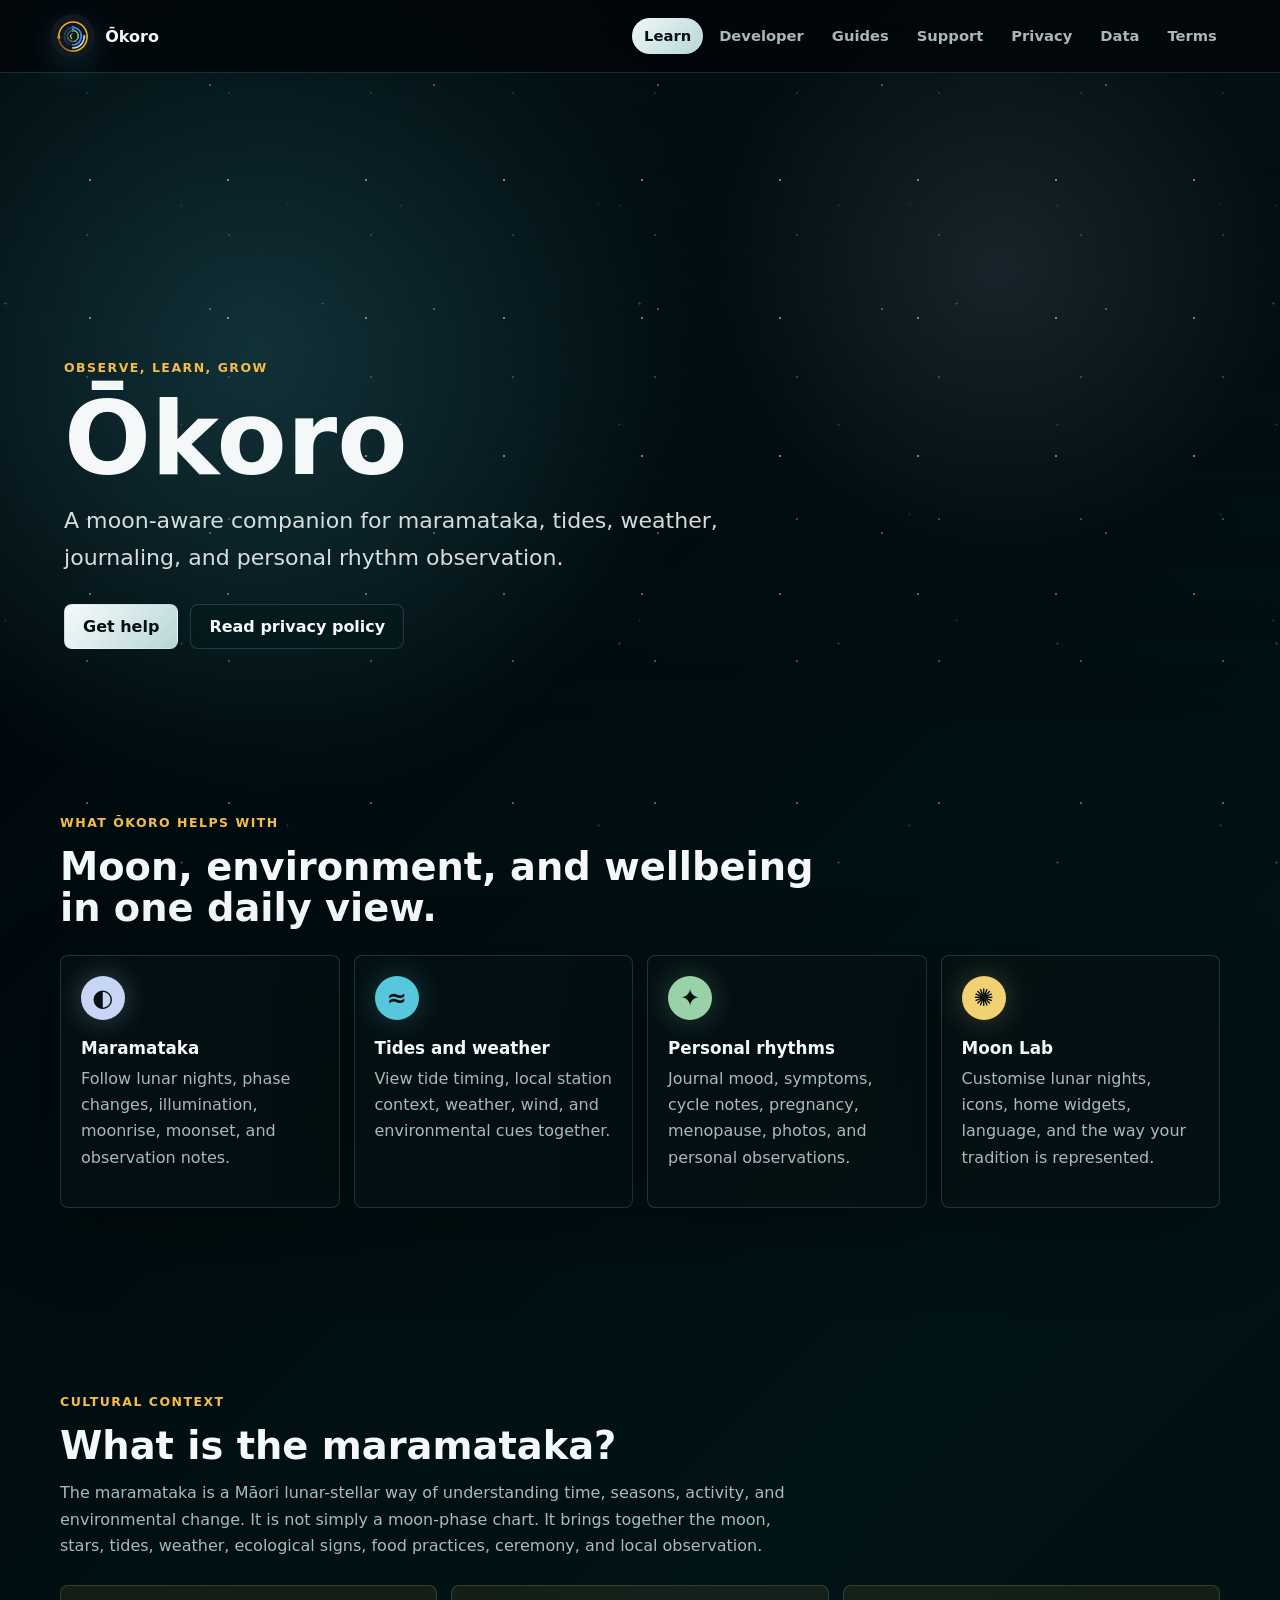
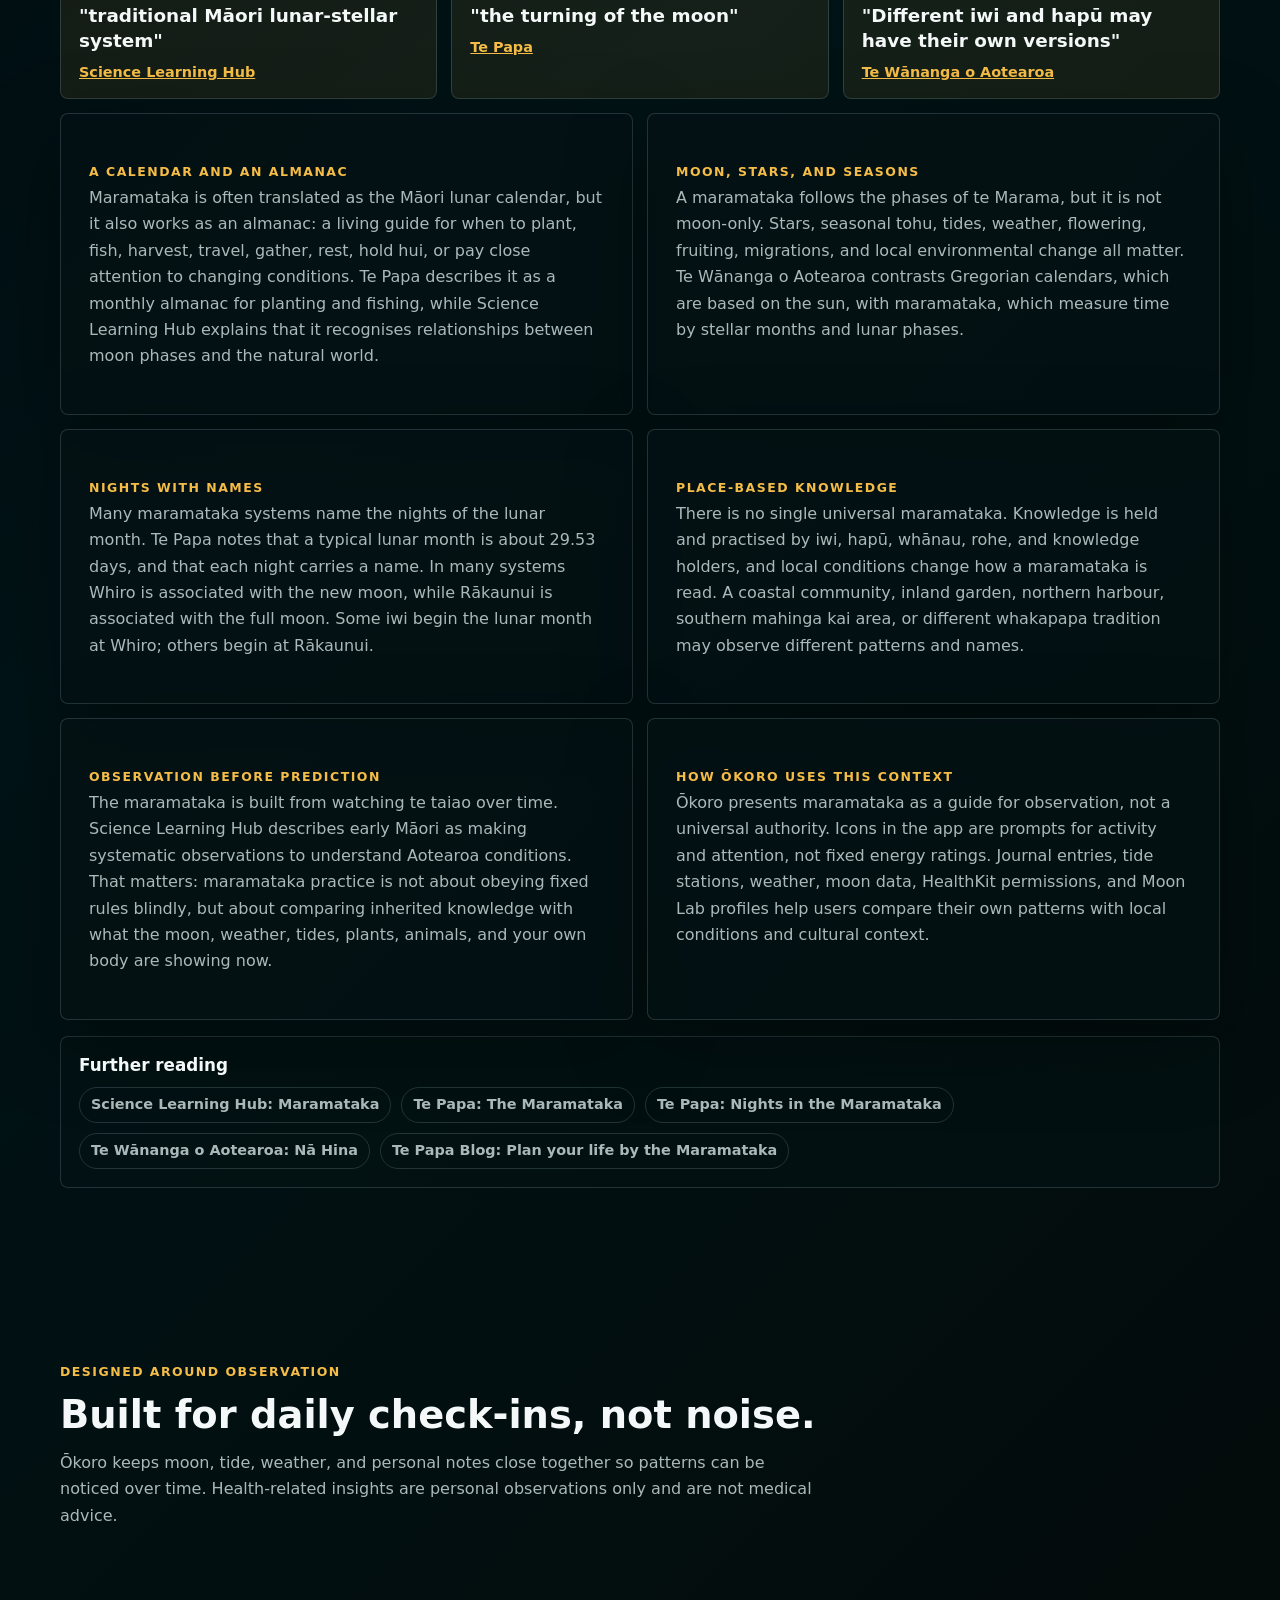
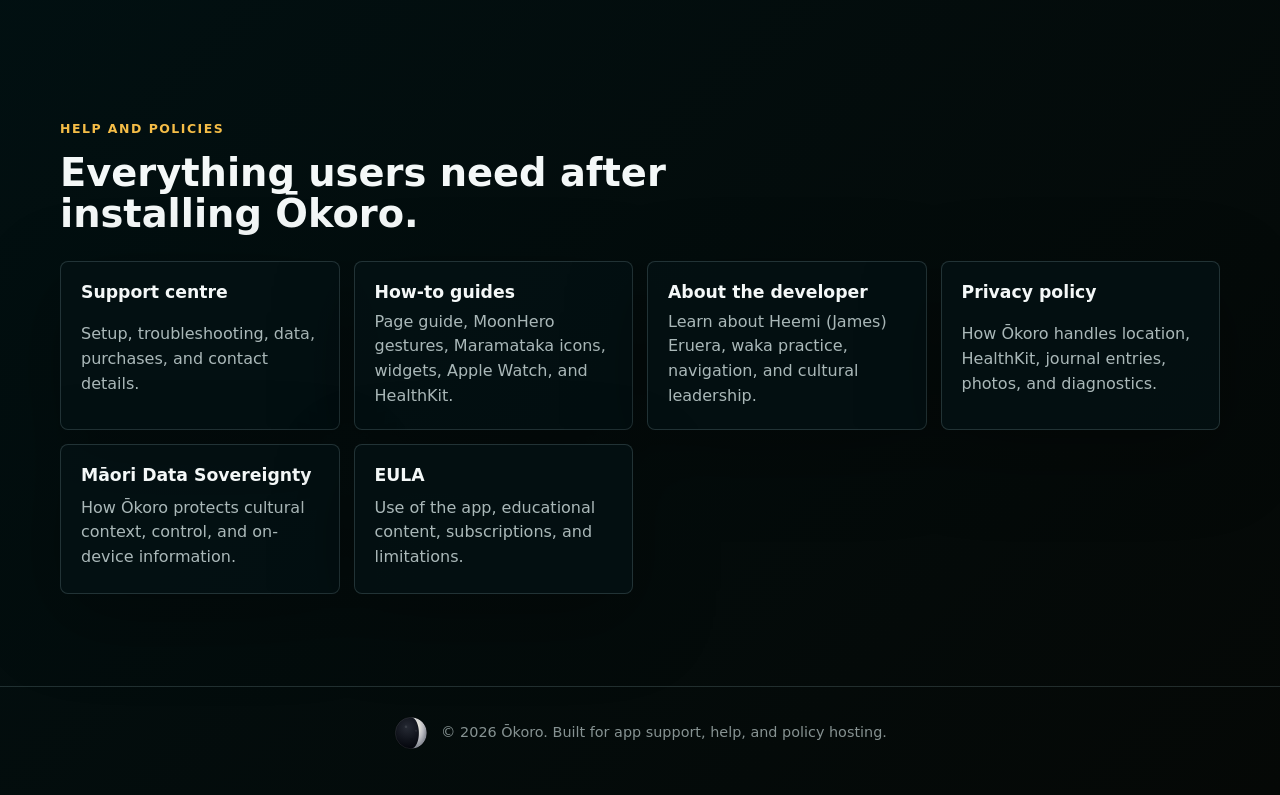
<file: index.html>
<!doctype html>
<html lang="en">
<head>
    <meta charset="utf-8">
    <meta name="viewport" content="width=device-width, initial-scale=1">
    <title>&#332;koro | Maramataka, tides, weather, and personal rhythms</title>
    <meta name="description" content="Learn about &#332;koro, get support, and read privacy and policy information.">
    <link rel="icon" type="image/png" href="/favicon.png">
    <link rel="icon" type="image/png" href="assets/okoro-app-icon.png">
    <link rel="stylesheet" href="site.css">
</head>
<body>
    <header class="site-header">
        <a class="brand" href="index.html" aria-label="&#332;koro home">
            <img src="assets/okoro-logo.png" alt="" width="44" height="44">
            <span>&#332;koro</span>
        </a>
        <nav aria-label="Main navigation">
            <a href="index.html" aria-current="page">Learn</a>
            <a href="about.html">Developer</a>
            <a href="guides.html">Guides</a>
            <a href="support.html">Support</a>
            <a href="privacy.html">Privacy</a>
            <a href="data-sovereignty.html">Data</a>
            <a href="terms.html">Terms</a>
        </nav>
    </header>

    <main>
        <section class="hero">
            <div class="hero-copy">
                <p class="eyebrow">Observe, learn, grow</p>
                <h1>&#332;koro</h1>
                <p class="lede">A moon-aware companion for maramataka, tides, weather, journaling, and personal rhythm observation.</p>
                <div class="hero-actions">
                    <a class="button primary" href="support.html">Get help</a>
                    <a class="button secondary" href="privacy.html">Read privacy policy</a>
                </div>
            </div>
        </section>

        <section class="feature-band" aria-labelledby="what-okoro-does">
            <div class="section-heading">
                <p class="eyebrow">What &#332;koro Helps With</p>
                <h2 id="what-okoro-does">Moon, environment, and wellbeing in one daily view.</h2>
            </div>
            <div class="feature-grid">
                <article class="feature-card">
                    <span class="symbol moon" aria-hidden="true">◐</span>
                    <h3>Maramataka</h3>
                    <p>Follow lunar nights, phase changes, illumination, moonrise, moonset, and observation notes.</p>
                </article>
                <article class="feature-card">
                    <span class="symbol tide" aria-hidden="true">≈</span>
                    <h3>Tides and weather</h3>
                    <p>View tide timing, local station context, weather, wind, and environmental cues together.</p>
                </article>
                <article class="feature-card">
                    <span class="symbol environment" aria-hidden="true">✦</span>
                    <h3>Personal rhythms</h3>
                    <p>Journal mood, symptoms, cycle notes, pregnancy, menopause, photos, and personal observations.</p>
                </article>
                <article class="feature-card">
                    <span class="symbol star" aria-hidden="true">✺</span>
                    <h3>Moon Lab</h3>
                    <p>Customise lunar nights, icons, home widgets, language, and the way your tradition is represented.</p>
                </article>
            </div>
        </section>

        <section class="maramataka-band" aria-labelledby="maramataka-title">
            <div class="section-heading">
                <p class="eyebrow">Cultural Context</p>
                <h2 id="maramataka-title">What is the maramataka?</h2>
                <p>The maramataka is a Māori lunar-stellar way of understanding time, seasons, activity, and environmental change. It is not simply a moon-phase chart. It brings together the moon, stars, tides, weather, ecological signs, food practices, ceremony, and local observation.</p>
            </div>

            <div class="quote-grid">
                <figure>
                    <blockquote>"traditional Māori lunar-stellar system"</blockquote>
                    <figcaption><a href="https://www.sciencelearn.org.nz/resources/3257-maramataka">Science Learning Hub</a></figcaption>
                </figure>
                <figure>
                    <blockquote>"the turning of the moon"</blockquote>
                    <figcaption><a href="https://www.tepapa.govt.nz/digital-museum/explore-digital-museum/maori/matariki-maori-new-year/nights-maramataka-maori-lunar">Te Papa</a></figcaption>
                </figure>
                <figure>
                    <blockquote>"Different iwi and hapū may have their own versions"</blockquote>
                    <figcaption><a href="https://matariki.twoa.ac.nz/maramataka/">Te Wānanga o Aotearoa</a></figcaption>
                </figure>
            </div>

            <div class="maramataka-layout">
                <article class="policy-card">
                    <h3>A calendar and an almanac</h3>
                    <p>Maramataka is often translated as the Māori lunar calendar, but it also works as an almanac: a living guide for when to plant, fish, harvest, travel, gather, rest, hold hui, or pay close attention to changing conditions. Te Papa describes it as a monthly almanac for planting and fishing, while Science Learning Hub explains that it recognises relationships between moon phases and the natural world.</p>
                </article>
                <article class="policy-card">
                    <h3>Moon, stars, and seasons</h3>
                    <p>A maramataka follows the phases of te Marama, but it is not moon-only. Stars, seasonal tohu, tides, weather, flowering, fruiting, migrations, and local environmental change all matter. Te Wānanga o Aotearoa contrasts Gregorian calendars, which are based on the sun, with maramataka, which measure time by stellar months and lunar phases.</p>
                </article>
                <article class="policy-card">
                    <h3>Nights with names</h3>
                    <p>Many maramataka systems name the nights of the lunar month. Te Papa notes that a typical lunar month is about 29.53 days, and that each night carries a name. In many systems Whiro is associated with the new moon, while Rākaunui is associated with the full moon. Some iwi begin the lunar month at Whiro; others begin at Rākaunui.</p>
                </article>
                <article class="policy-card">
                    <h3>Place-based knowledge</h3>
                    <p>There is no single universal maramataka. Knowledge is held and practised by iwi, hapū, whānau, rohe, and knowledge holders, and local conditions change how a maramataka is read. A coastal community, inland garden, northern harbour, southern mahinga kai area, or different whakapapa tradition may observe different patterns and names.</p>
                </article>
                <article class="policy-card">
                    <h3>Observation before prediction</h3>
                    <p>The maramataka is built from watching te taiao over time. Science Learning Hub describes early Māori as making systematic observations to understand Aotearoa conditions. That matters: maramataka practice is not about obeying fixed rules blindly, but about comparing inherited knowledge with what the moon, weather, tides, plants, animals, and your own body are showing now.</p>
                </article>
                <article class="policy-card">
                    <h3>How &#332;koro uses this context</h3>
                    <p>&#332;koro presents maramataka as a guide for observation, not a universal authority. Icons in the app are prompts for activity and attention, not fixed energy ratings. Journal entries, tide stations, weather, moon data, HealthKit permissions, and Moon Lab profiles help users compare their own patterns with local conditions and cultural context.</p>
                </article>
            </div>

            <div class="source-list">
                <h3>Further reading</h3>
                <a href="https://www.sciencelearn.org.nz/resources/3257-maramataka">Science Learning Hub: Maramataka</a>
                <a href="https://www.tepapa.govt.nz/digital-museum/explore-digital-museum/maori/maramataka-maori-calendar">Te Papa: The Maramataka</a>
                <a href="https://www.tepapa.govt.nz/digital-museum/explore-digital-museum/maori/matariki-maori-new-year/nights-maramataka-maori-lunar">Te Papa: Nights in the Maramataka</a>
                <a href="https://matariki.twoa.ac.nz/maramataka/">Te Wānanga o Aotearoa: Nā Hina</a>
                <a href="https://blog.tepapa.govt.nz/2020/07/21/plan-your-life-by-the-maramataka/">Te Papa Blog: Plan your life by the Maramataka</a>
            </div>
        </section>

        <section class="image-story">
            <div>
                <p class="eyebrow">Designed Around Observation</p>
                <h2>Built for daily check-ins, not noise.</h2>
                <p>&#332;koro keeps moon, tide, weather, and personal notes close together so patterns can be noticed over time. Health-related insights are personal observations only and are not medical advice.</p>
            </div>
        </section>

        <section class="quick-links" aria-labelledby="quick-links-title">
            <div class="section-heading">
                <p class="eyebrow">Help and Policies</p>
                <h2 id="quick-links-title">Everything users need after installing &#332;koro.</h2>
            </div>
            <div class="link-list">
                <a href="support.html">
                    <strong>Support centre</strong>
                    <span>Setup, troubleshooting, data, purchases, and contact details.</span>
                </a>
                <a href="guides.html">
                    <strong>How-to guides</strong>
                    <span>Page guide, MoonHero gestures, Maramataka icons, widgets, Apple Watch, and HealthKit.</span>
                </a>
                <a href="about.html">
                    <strong>About the developer</strong>
                    <span>Learn about Heemi (James) Eruera, waka practice, navigation, and cultural leadership.</span>
                </a>
                <a href="privacy.html">
                    <strong>Privacy policy</strong>
                    <span>How &#332;koro handles location, HealthKit, journal entries, photos, and diagnostics.</span>
                </a>
                <a href="data-sovereignty.html">
                    <strong>Māori Data Sovereignty</strong>
                    <span>How &#332;koro protects cultural context, control, and on-device information.</span>
                </a>
                <a href="terms.html">
                    <strong>EULA</strong>
                    <span>Use of the app, educational content, subscriptions, and limitations.</span>
                </a>
            </div>
        </section>
    </main>

    <footer class="site-footer">
        <img src="assets/maramataka-moon-okoro.svg" alt="" width="36" height="36">
        <p>© 2026 &#332;koro. Built for app support, help, and policy hosting.</p>
    </footer>
</body>
</html>
</file>
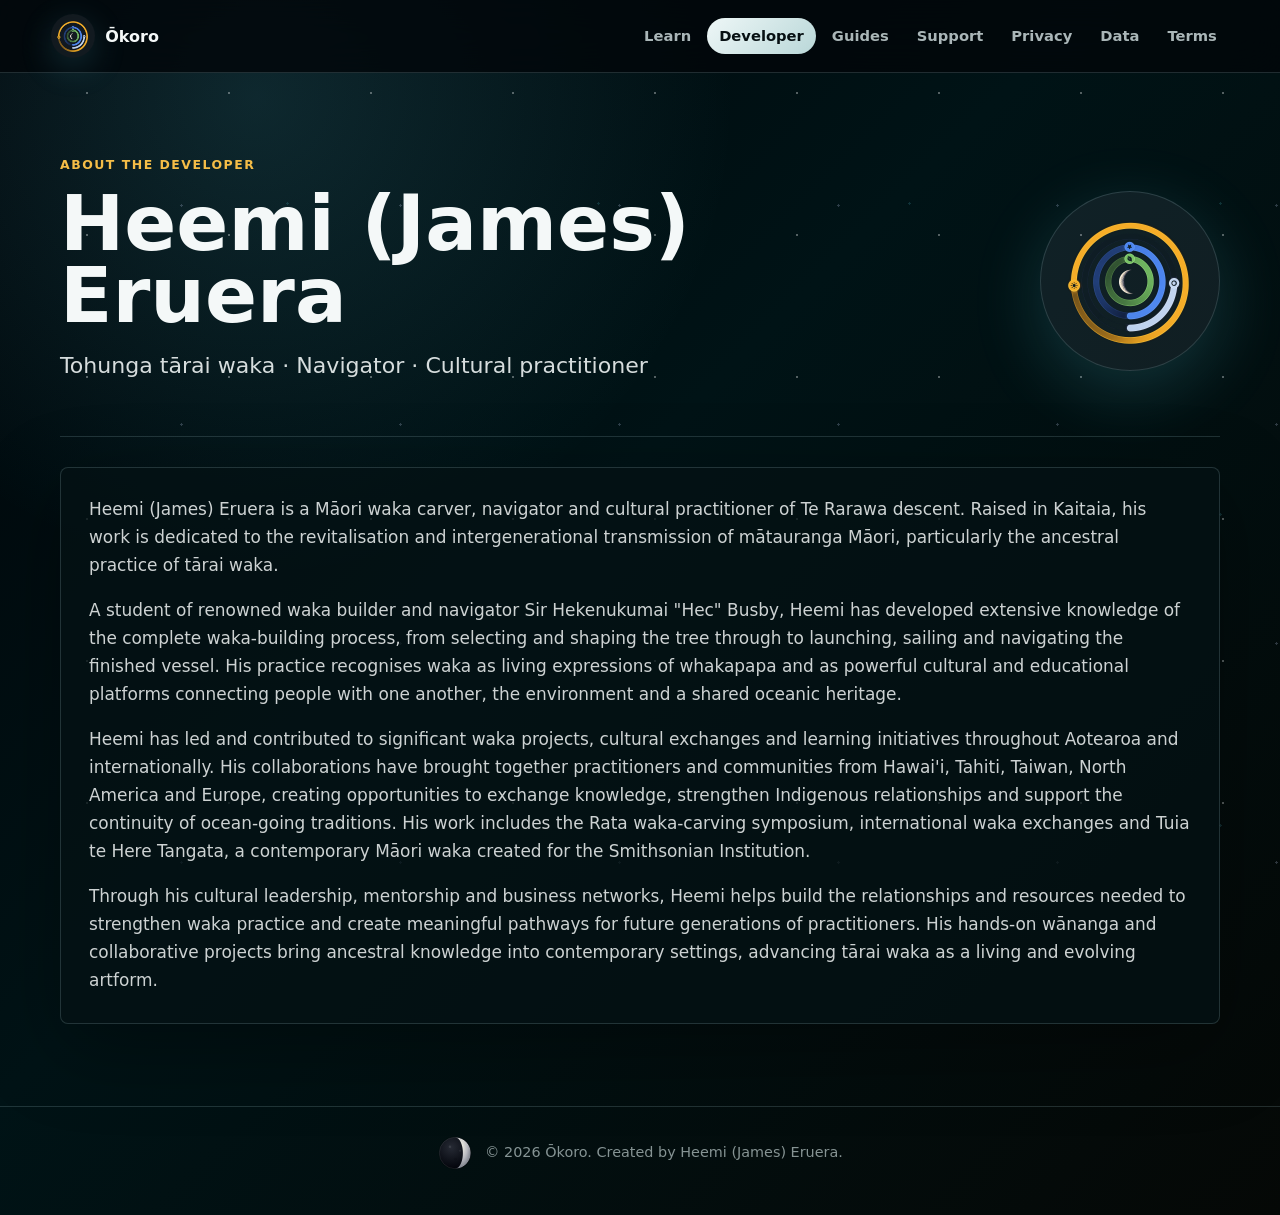
<file: about.html>
<!doctype html>
<html lang="en">
<head>
    <meta charset="utf-8">
    <meta name="viewport" content="width=device-width, initial-scale=1">
    <title>About the Developer | &#332;koro</title>
    <meta name="description" content="About Heemi (James) Eruera, developer of &#332;koro.">
    <link rel="icon" type="image/png" href="/favicon.png">
    <link rel="icon" type="image/png" href="assets/okoro-app-icon.png">
    <link rel="stylesheet" href="site.css">
</head>
<body>
    <header class="site-header">
        <a class="brand" href="index.html" aria-label="&#332;koro home">
            <img src="assets/okoro-logo.png" alt="" width="44" height="44">
            <span>&#332;koro</span>
        </a>
        <nav aria-label="Main navigation">
            <a href="index.html">Learn</a>
            <a href="about.html" aria-current="page">Developer</a>
            <a href="guides.html">Guides</a>
            <a href="support.html">Support</a>
            <a href="privacy.html">Privacy</a>
            <a href="data-sovereignty.html">Data</a>
            <a href="terms.html">Terms</a>
        </nav>
    </header>

    <main class="page">
        <section class="about-hero">
            <div>
                <p class="eyebrow">About the Developer</p>
                <h1>Heemi (James) Eruera</h1>
                <p class="lede">Tohunga tārai waka · Navigator · Cultural practitioner</p>
            </div>
            <img src="assets/okoro-logo.png" alt="&#332;koro logo" width="180" height="180">
        </section>

        <section class="policy-stack">
            <article class="policy-card biography">
                <p>Heemi (James) Eruera is a Māori waka carver, navigator and cultural practitioner of Te Rarawa descent. Raised in Kaitaia, his work is dedicated to the revitalisation and intergenerational transmission of mātauranga Māori, particularly the ancestral practice of tārai waka.</p>

                <p>A student of renowned waka builder and navigator Sir Hekenukumai "Hec" Busby, Heemi has developed extensive knowledge of the complete waka-building process, from selecting and shaping the tree through to launching, sailing and navigating the finished vessel. His practice recognises waka as living expressions of whakapapa and as powerful cultural and educational platforms connecting people with one another, the environment and a shared oceanic heritage.</p>

                <p>Heemi has led and contributed to significant waka projects, cultural exchanges and learning initiatives throughout Aotearoa and internationally. His collaborations have brought together practitioners and communities from Hawai'i, Tahiti, Taiwan, North America and Europe, creating opportunities to exchange knowledge, strengthen Indigenous relationships and support the continuity of ocean-going traditions. His work includes the Rata waka-carving symposium, international waka exchanges and Tuia te Here Tangata, a contemporary Māori waka created for the Smithsonian Institution.</p>

                <p>Through his cultural leadership, mentorship and business networks, Heemi helps build the relationships and resources needed to strengthen waka practice and create meaningful pathways for future generations of practitioners. His hands-on wānanga and collaborative projects bring ancestral knowledge into contemporary settings, advancing tārai waka as a living and evolving artform.</p>
            </article>
        </section>
    </main>

    <footer class="site-footer">
        <img src="assets/maramataka-moon-okoro.svg" alt="" width="36" height="36">
        <p>© 2026 &#332;koro. Created by Heemi (James) Eruera.</p>
    </footer>
</body>
</html>
</file>
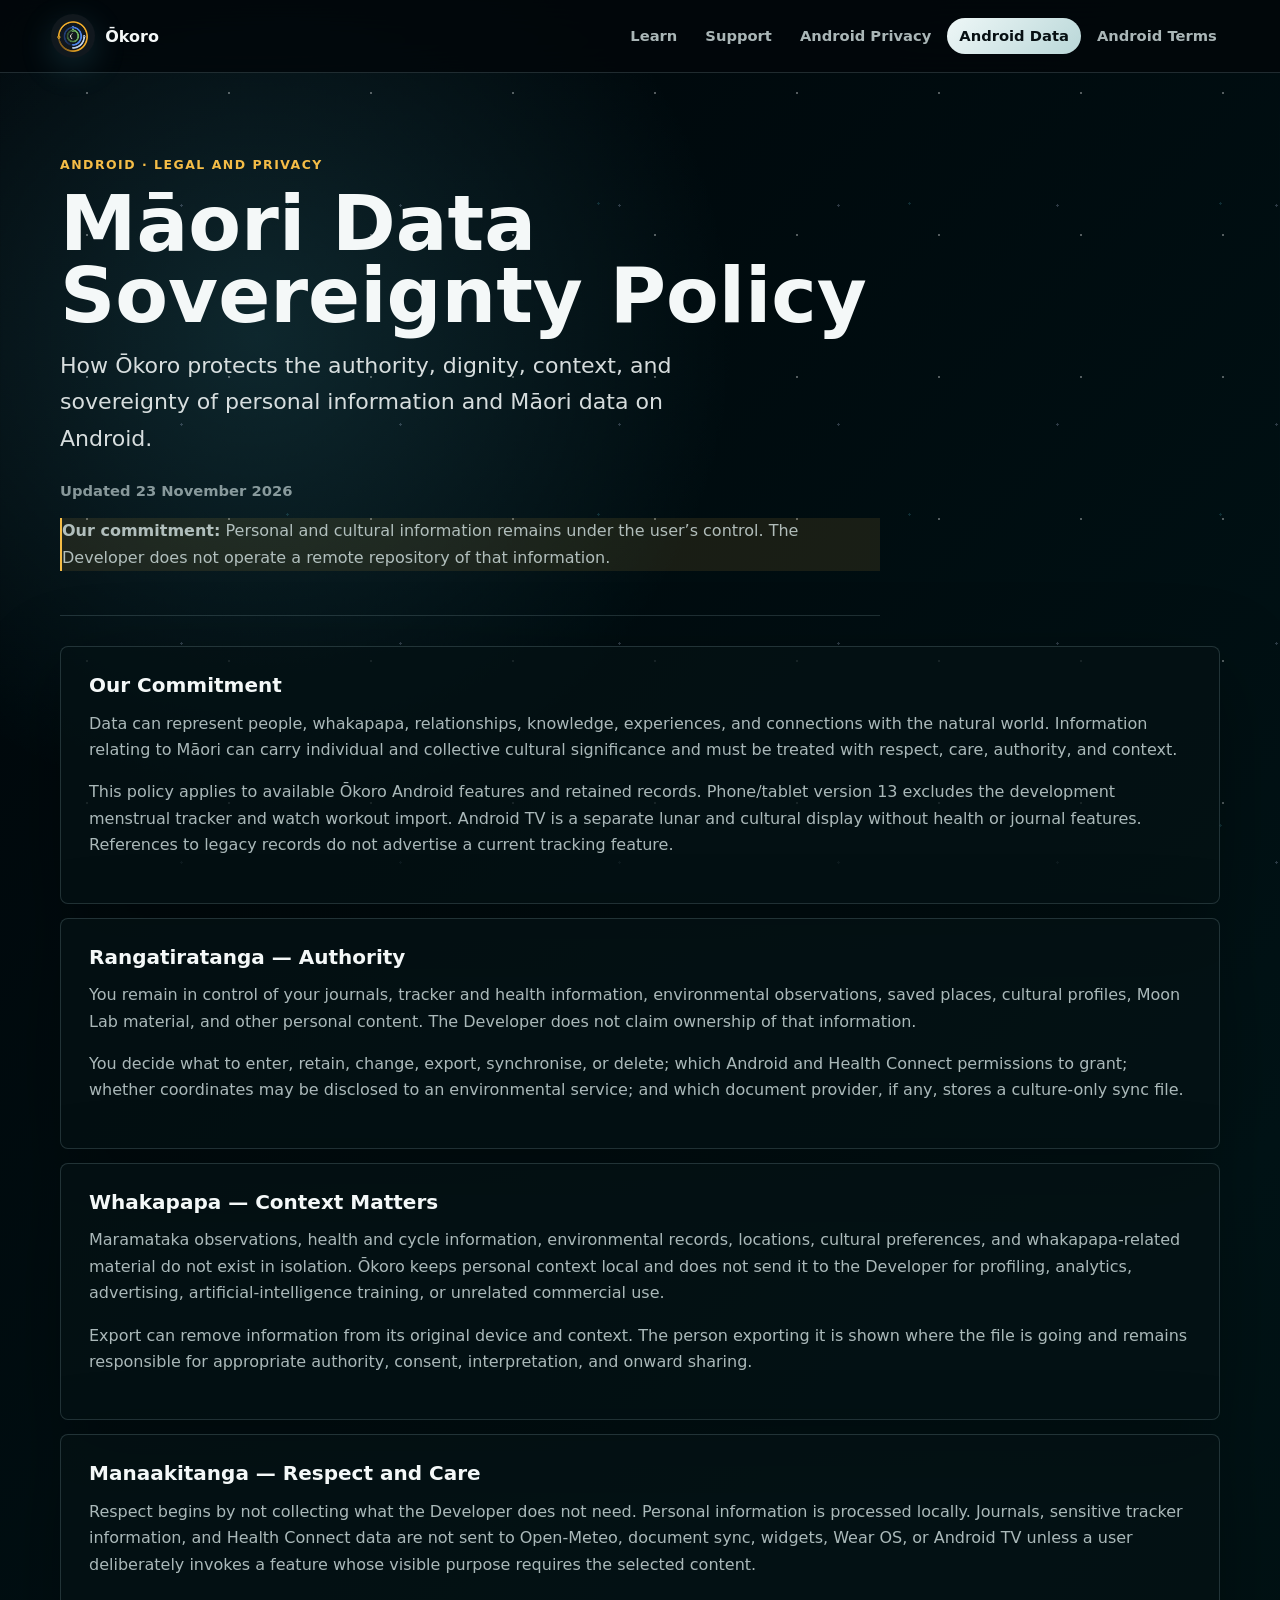
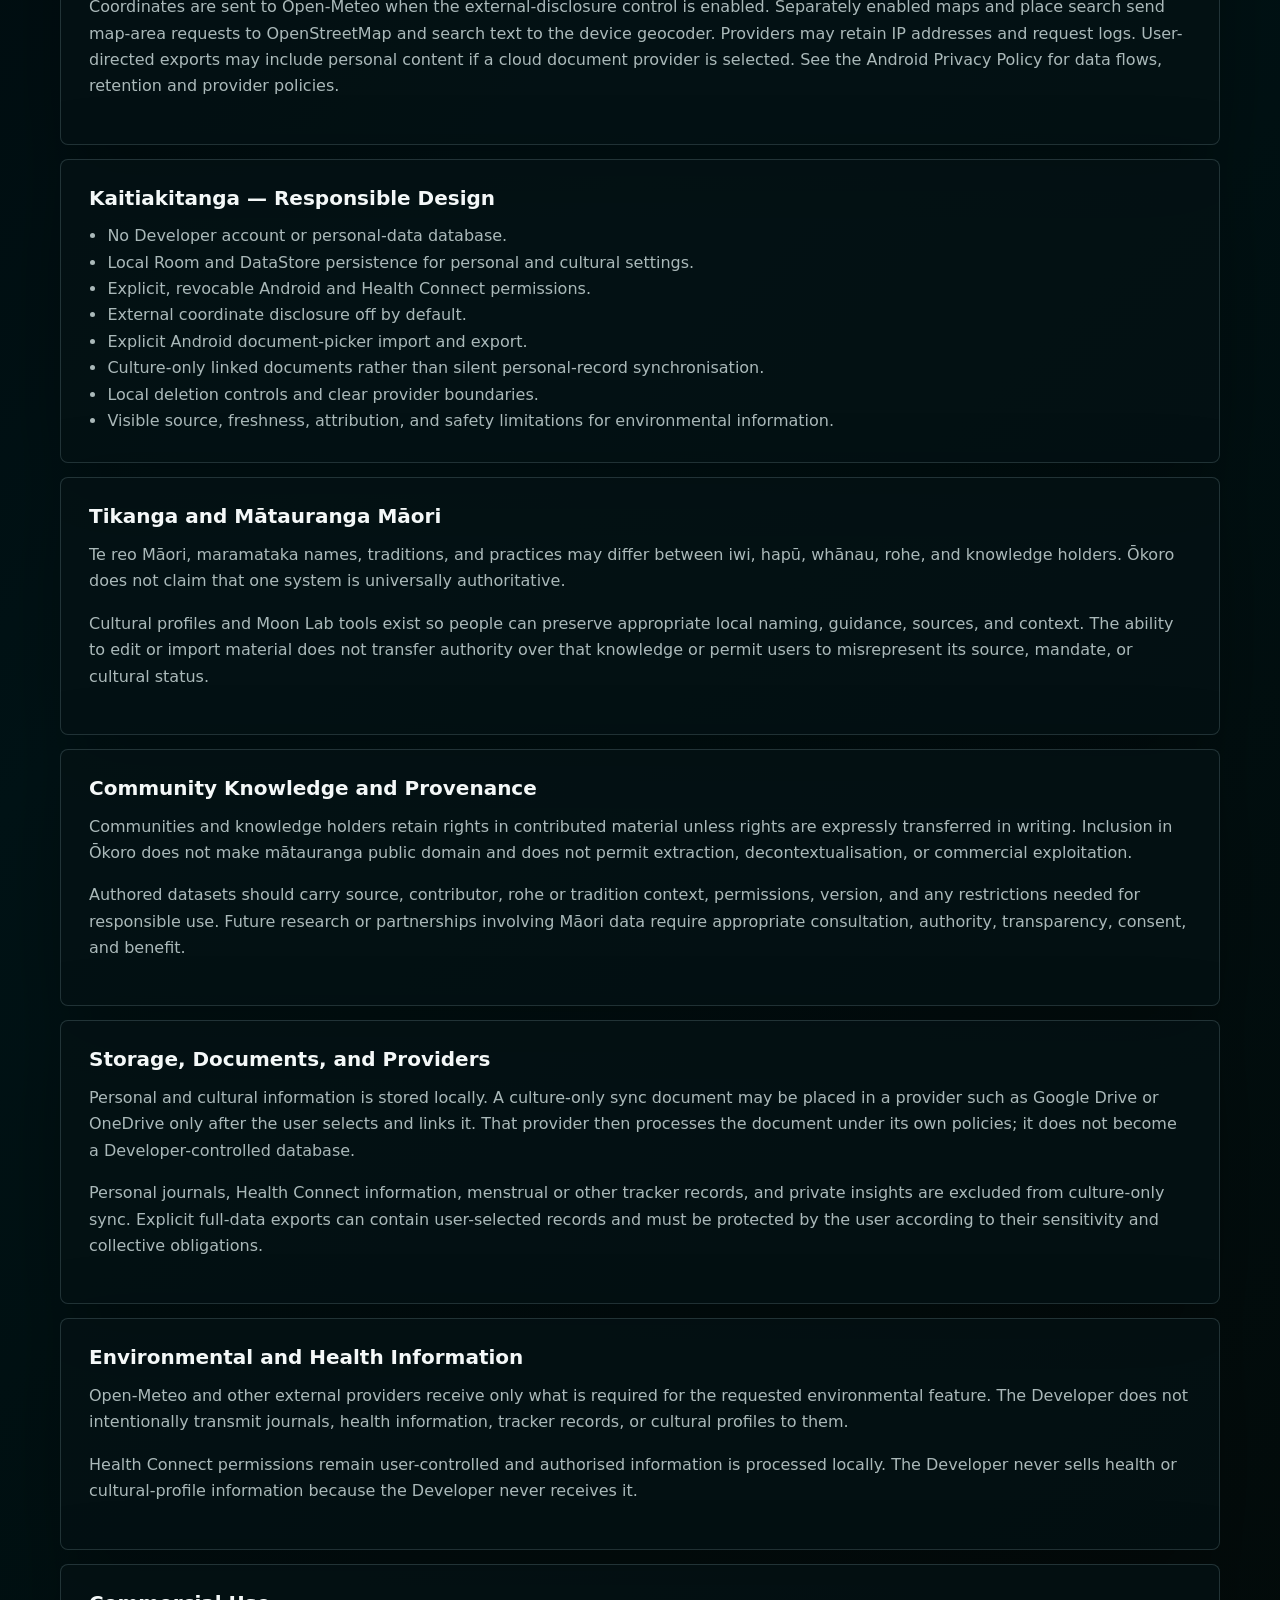
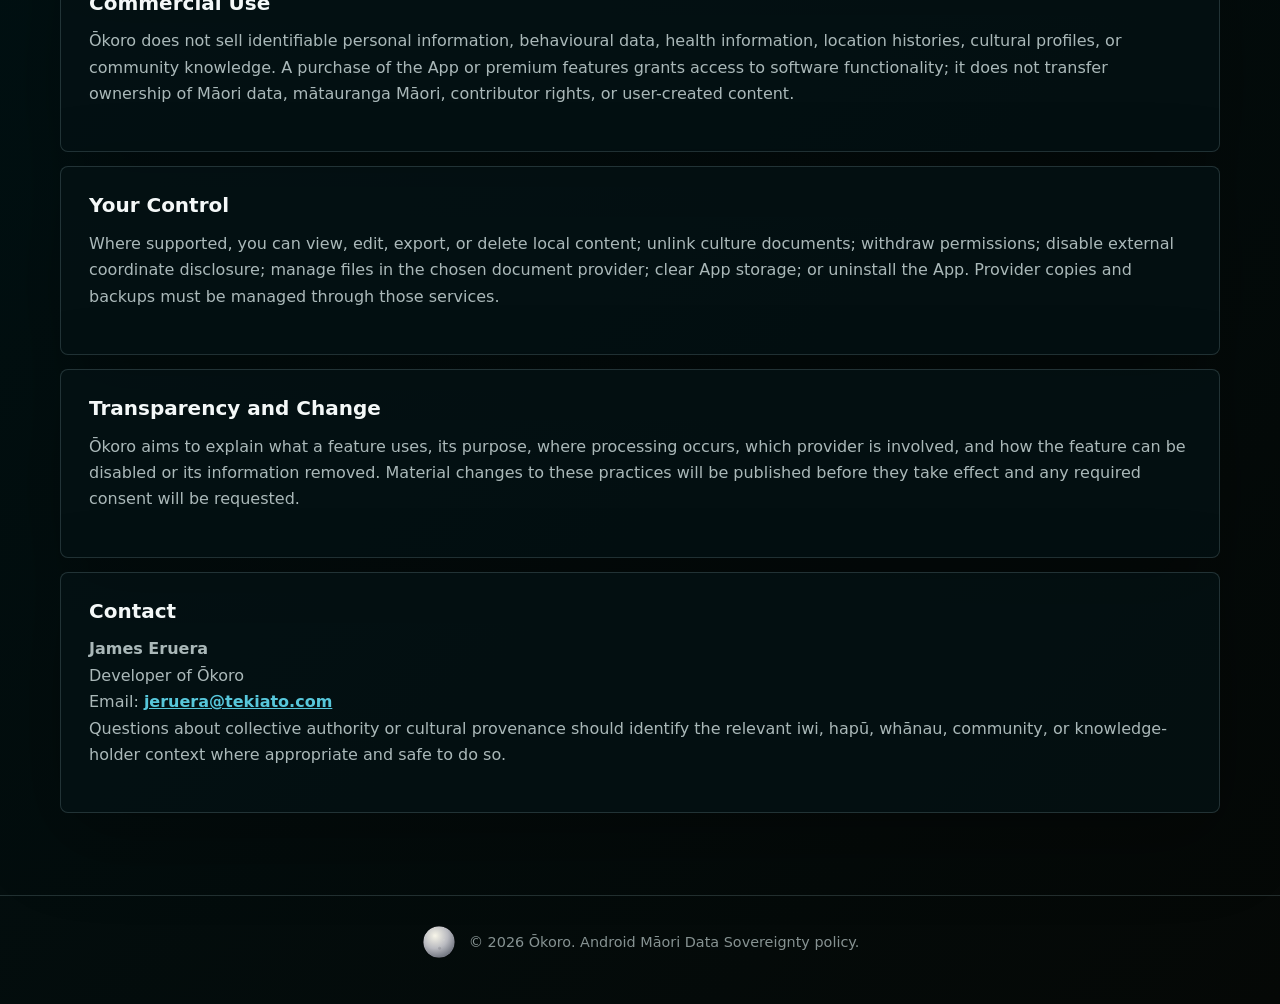
<file: android-data-sovereignty.html>
<!doctype html>
<html lang="en">
<head>
    <meta charset="utf-8"><meta name="viewport" content="width=device-width, initial-scale=1">
    <title>Android Māori Data Sovereignty Policy | &#332;koro</title>
    <meta name="description" content="&#332;koro Māori Data Sovereignty Policy for Android users.">
    <link rel="icon" type="image/png" href="assets/okoro-app-icon.png"><link rel="stylesheet" href="site.css">
</head>
<body>
    <header class="site-header"><a class="brand" href="index.html" aria-label="&#332;koro home"><img src="assets/okoro-logo.png" alt="" width="44" height="44"><span>&#332;koro</span></a><nav aria-label="Main navigation"><a href="index.html">Learn</a><a href="support.html">Support</a><a href="android-privacy.html">Android Privacy</a><a href="android-data-sovereignty.html" aria-current="page">Android Data</a><a href="android-terms.html">Android Terms</a></nav></header>
    <main class="page">
        <section class="page-hero legal-hero"><p class="eyebrow">Android · Legal and Privacy</p><h1>Māori Data Sovereignty Policy</h1><p class="lede">How &#332;koro protects the authority, dignity, context, and sovereignty of personal information and Māori data on Android.</p><p class="effective">Updated 23 November 2026</p><p class="notice"><strong>Our commitment:</strong> Personal and cultural information remains under the user’s control. The Developer does not operate a remote repository of that information.</p></section>
        <section class="policy-stack">
            <article class="policy-card"><h2>Our Commitment</h2><p>Data can represent people, whakapapa, relationships, knowledge, experiences, and connections with the natural world. Information relating to Māori can carry individual and collective cultural significance and must be treated with respect, care, authority, and context.</p><p>This policy applies to available Ōkoro Android features and retained records. Phone/tablet version 13 excludes the development menstrual tracker and watch workout import. Android TV is a separate lunar and cultural display without health or journal features. References to legacy records do not advertise a current tracking feature.</p></article>
            <article class="policy-card"><h2>Rangatiratanga — Authority</h2><p>You remain in control of your journals, tracker and health information, environmental observations, saved places, cultural profiles, Moon Lab material, and other personal content. The Developer does not claim ownership of that information.</p><p>You decide what to enter, retain, change, export, synchronise, or delete; which Android and Health Connect permissions to grant; whether coordinates may be disclosed to an environmental service; and which document provider, if any, stores a culture-only sync file.</p></article>
            <article class="policy-card"><h2>Whakapapa — Context Matters</h2><p>Maramataka observations, health and cycle information, environmental records, locations, cultural preferences, and whakapapa-related material do not exist in isolation. &#332;koro keeps personal context local and does not send it to the Developer for profiling, analytics, advertising, artificial-intelligence training, or unrelated commercial use.</p><p>Export can remove information from its original device and context. The person exporting it is shown where the file is going and remains responsible for appropriate authority, consent, interpretation, and onward sharing.</p></article>
            <article class="policy-card"><h2>Manaakitanga — Respect and Care</h2><p>Respect begins by not collecting what the Developer does not need. Personal information is processed locally. Journals, sensitive tracker information, and Health Connect data are not sent to Open-Meteo, document sync, widgets, Wear OS, or Android TV unless a user deliberately invokes a feature whose visible purpose requires the selected content.</p><p>Coordinates are sent to Open-Meteo when the external-disclosure control is enabled. Separately enabled maps and place search send map-area requests to OpenStreetMap and search text to the device geocoder. Providers may retain IP addresses and request logs. User-directed exports may include personal content if a cloud document provider is selected. See the Android Privacy Policy for data flows, retention and provider policies.</p></article>
            <article class="policy-card"><h2>Kaitiakitanga — Responsible Design</h2><ul><li>No Developer account or personal-data database.</li><li>Local Room and DataStore persistence for personal and cultural settings.</li><li>Explicit, revocable Android and Health Connect permissions.</li><li>External coordinate disclosure off by default.</li><li>Explicit Android document-picker import and export.</li><li>Culture-only linked documents rather than silent personal-record synchronisation.</li><li>Local deletion controls and clear provider boundaries.</li><li>Visible source, freshness, attribution, and safety limitations for environmental information.</li></ul></article>
            <article class="policy-card"><h2>Tikanga and Mātauranga Māori</h2><p>Te reo Māori, maramataka names, traditions, and practices may differ between iwi, hapū, whānau, rohe, and knowledge holders. &#332;koro does not claim that one system is universally authoritative.</p><p>Cultural profiles and Moon Lab tools exist so people can preserve appropriate local naming, guidance, sources, and context. The ability to edit or import material does not transfer authority over that knowledge or permit users to misrepresent its source, mandate, or cultural status.</p></article>
            <article class="policy-card"><h2>Community Knowledge and Provenance</h2><p>Communities and knowledge holders retain rights in contributed material unless rights are expressly transferred in writing. Inclusion in &#332;koro does not make mātauranga public domain and does not permit extraction, decontextualisation, or commercial exploitation.</p><p>Authored datasets should carry source, contributor, rohe or tradition context, permissions, version, and any restrictions needed for responsible use. Future research or partnerships involving Māori data require appropriate consultation, authority, transparency, consent, and benefit.</p></article>
            <article class="policy-card"><h2>Storage, Documents, and Providers</h2><p>Personal and cultural information is stored locally. A culture-only sync document may be placed in a provider such as Google Drive or OneDrive only after the user selects and links it. That provider then processes the document under its own policies; it does not become a Developer-controlled database.</p><p>Personal journals, Health Connect information, menstrual or other tracker records, and private insights are excluded from culture-only sync. Explicit full-data exports can contain user-selected records and must be protected by the user according to their sensitivity and collective obligations.</p></article>
            <article class="policy-card"><h2>Environmental and Health Information</h2><p>Open-Meteo and other external providers receive only what is required for the requested environmental feature. The Developer does not intentionally transmit journals, health information, tracker records, or cultural profiles to them.</p><p>Health Connect permissions remain user-controlled and authorised information is processed locally. The Developer never sells health or cultural-profile information because the Developer never receives it.</p></article>
            <article class="policy-card"><h2>Commercial Use</h2><p>&#332;koro does not sell identifiable personal information, behavioural data, health information, location histories, cultural profiles, or community knowledge. A purchase of the App or premium features grants access to software functionality; it does not transfer ownership of Māori data, mātauranga Māori, contributor rights, or user-created content.</p></article>
            <article class="policy-card"><h2>Your Control</h2><p>Where supported, you can view, edit, export, or delete local content; unlink culture documents; withdraw permissions; disable external coordinate disclosure; manage files in the chosen document provider; clear App storage; or uninstall the App. Provider copies and backups must be managed through those services.</p></article>
            <article class="policy-card"><h2>Transparency and Change</h2><p>&#332;koro aims to explain what a feature uses, its purpose, where processing occurs, which provider is involved, and how the feature can be disabled or its information removed. Material changes to these practices will be published before they take effect and any required consent will be requested.</p></article>
            <article class="policy-card"><h2>Contact</h2><address><strong>James Eruera</strong><br>Developer of &#332;koro<br>Email: <a href="mailto:jeruera@tekiato.com">jeruera@tekiato.com</a></address><p>Questions about collective authority or cultural provenance should identify the relevant iwi, hapū, whānau, community, or knowledge-holder context where appropriate and safe to do so.</p></article>
        </section>
    </main>
    <footer class="site-footer"><img src="assets/maramataka-moon-full.svg" alt="" width="36" height="36"><p>© 2026 &#332;koro. Android Māori Data Sovereignty policy.</p></footer>
</body>
</html>
</file>
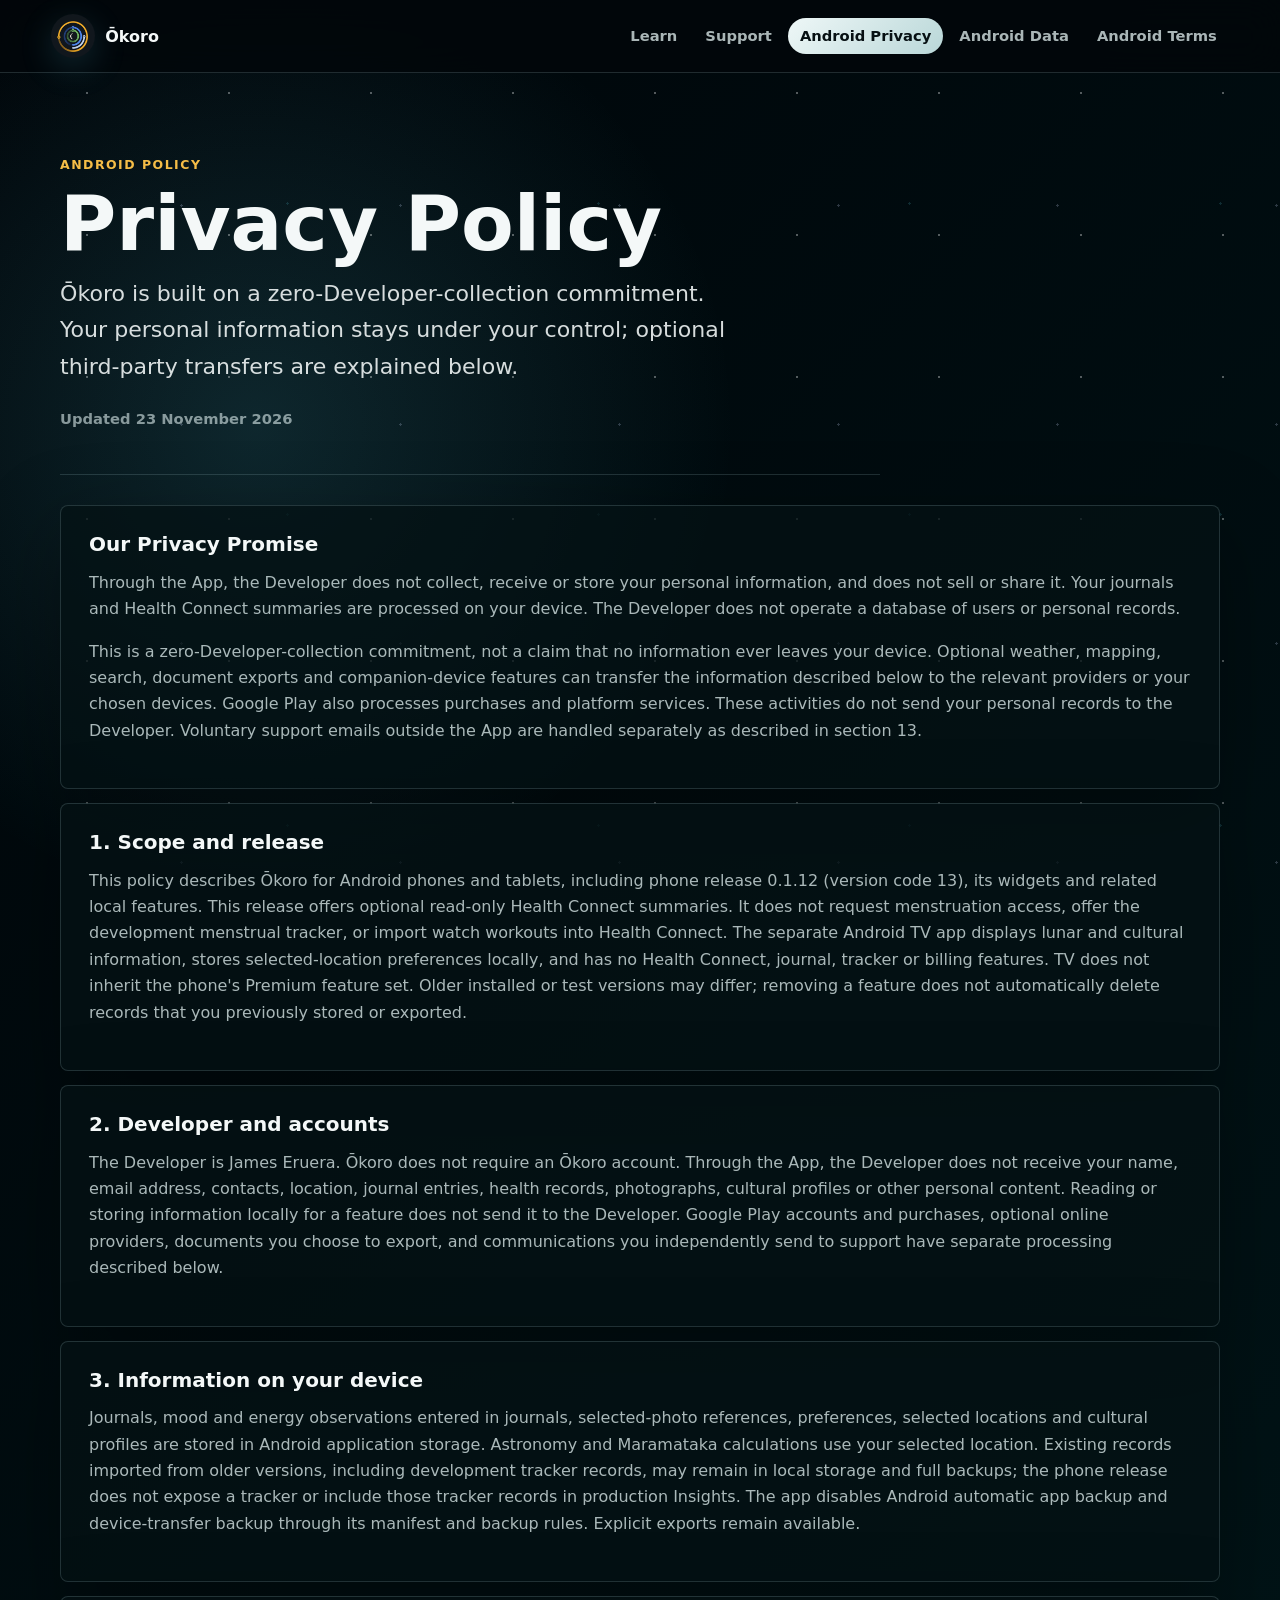
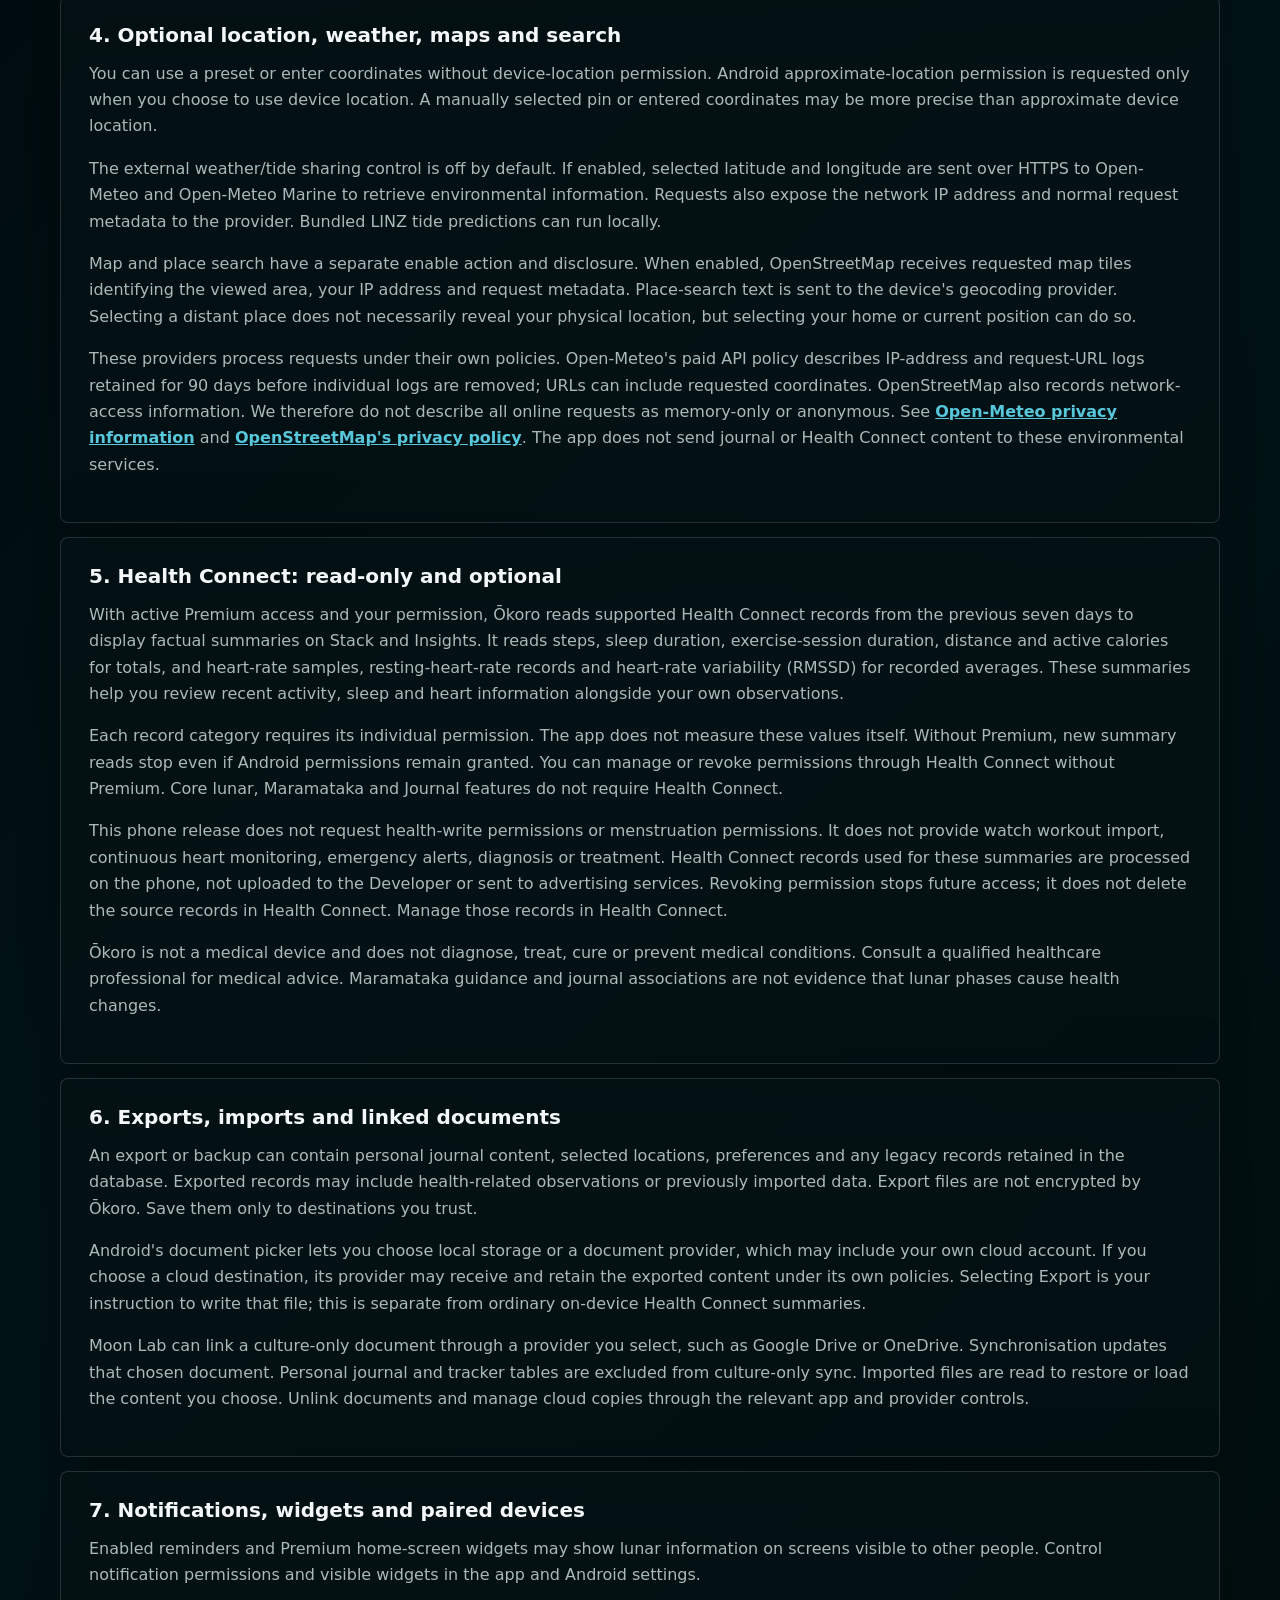
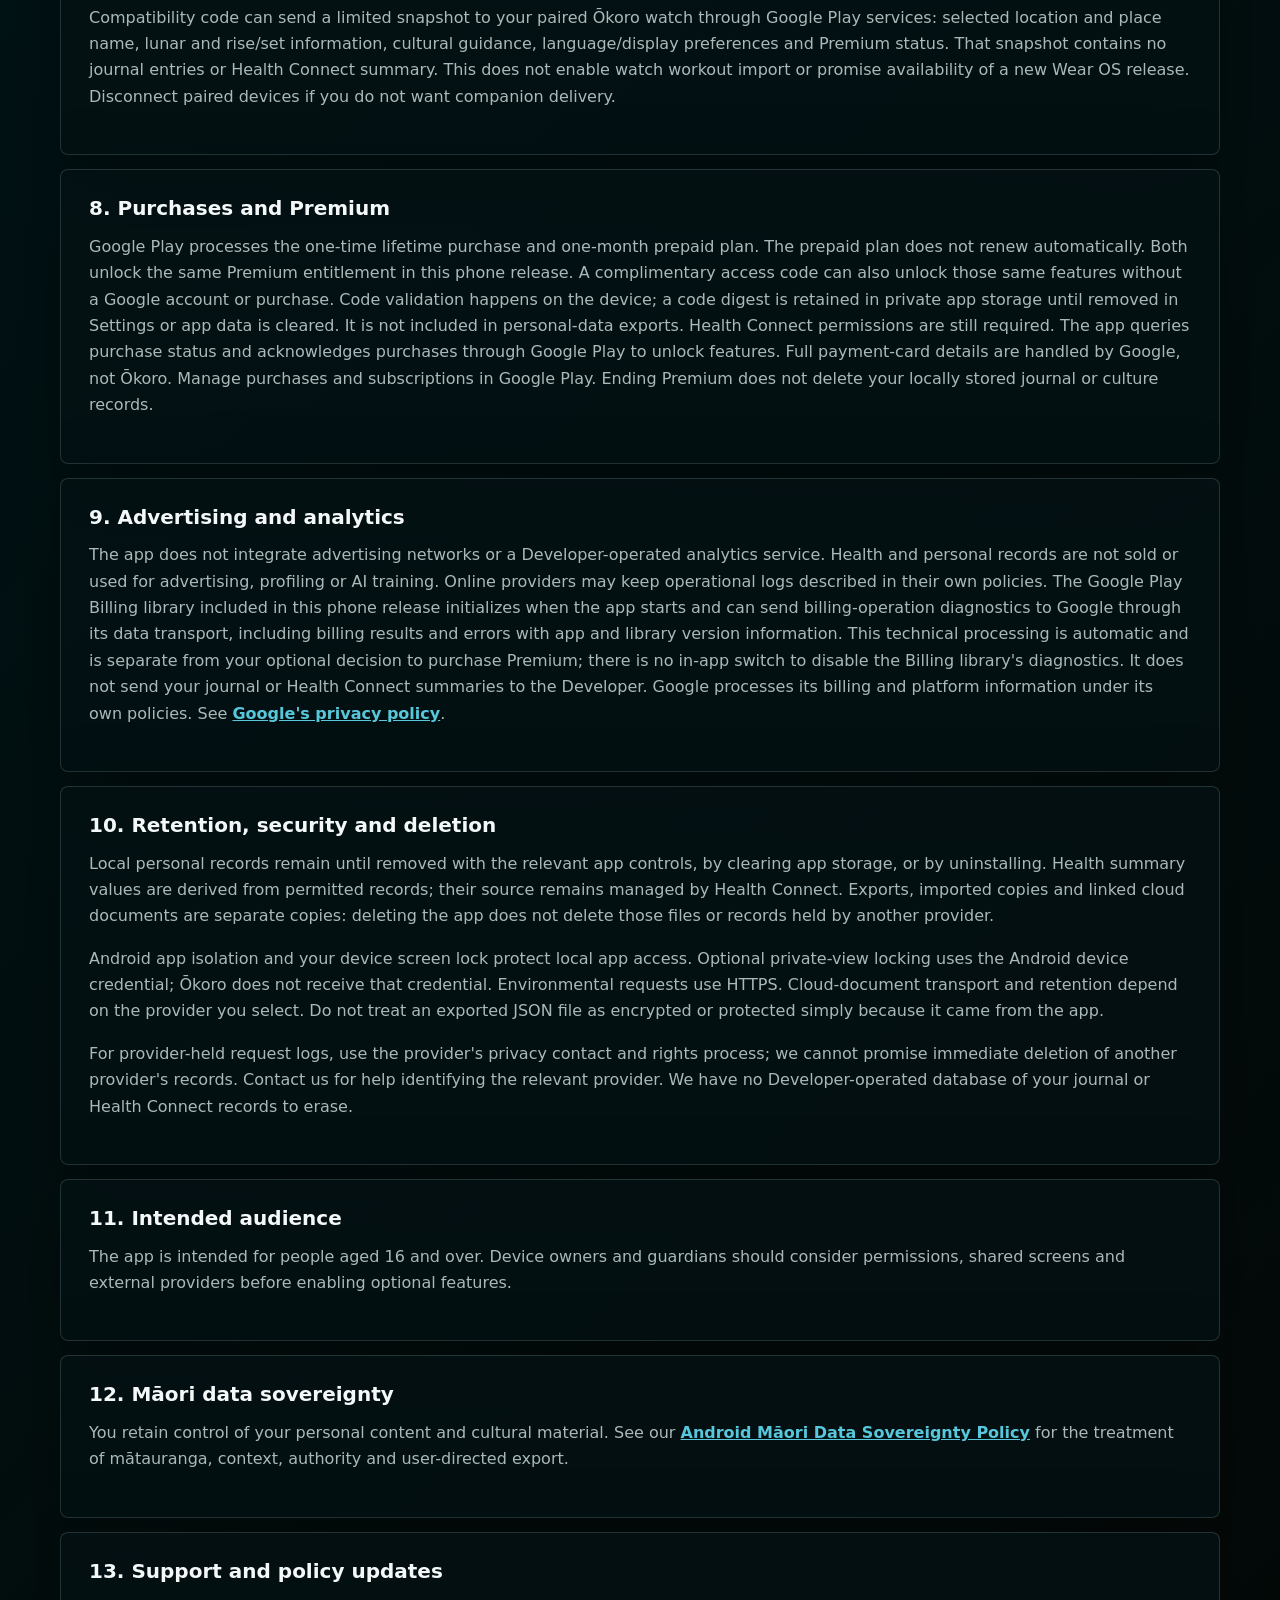
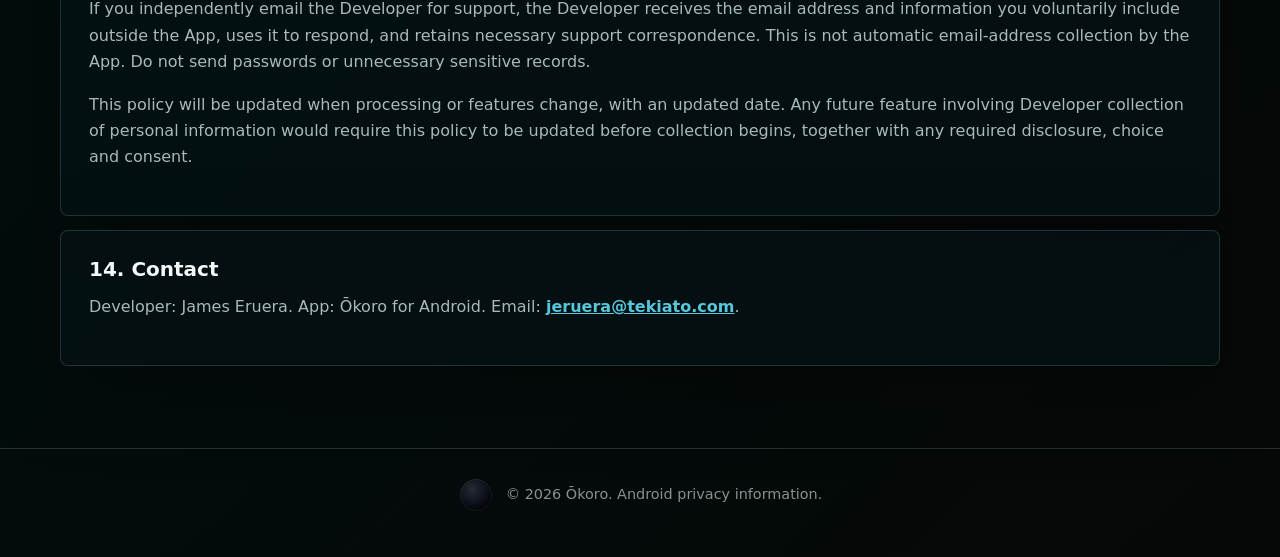
<file: android-privacy.html>
<!doctype html>
<html lang="en">
<head>
    <meta charset="utf-8">
    <meta name="viewport" content="width=device-width, initial-scale=1">
    <title>Android Privacy Policy | &#332;koro</title>
    <meta name="description" content="Ōkoro Android privacy: local records, optional Health Connect reads, location services and user-controlled exports.">
    <link rel="icon" type="image/png" href="assets/okoro-app-icon.png">
    <link rel="stylesheet" href="site.css">
</head>
<body>
    <header class="site-header">
        <a class="brand" href="index.html" aria-label="&#332;koro home"><img src="assets/okoro-logo.png" alt="" width="44" height="44"><span>&#332;koro</span></a>
        <nav aria-label="Main navigation"><a href="index.html">Learn</a><a href="support.html">Support</a><a href="android-privacy.html" aria-current="page">Android Privacy</a><a href="android-data-sovereignty.html">Android Data</a><a href="android-terms.html">Android Terms</a></nav>
    </header>
    <main class="page">
        <section class="page-hero legal-hero">
            <p class="eyebrow">Android Policy</p>
            <h1>Privacy Policy</h1>
            <p class="lede">Ōkoro is built on a zero-Developer-collection commitment. Your personal information stays under your control; optional third-party transfers are explained below.</p>
            <p class="effective">Updated 23 November 2026</p>
        </section>
        <section class="policy-stack">
            <article class="policy-card"><h2>Our Privacy Promise</h2><p>Through the App, the Developer does not collect, receive or store your personal information, and does not sell or share it. Your journals and Health Connect summaries are processed on your device. The Developer does not operate a database of users or personal records.</p><p>This is a zero-Developer-collection commitment, not a claim that no information ever leaves your device. Optional weather, mapping, search, document exports and companion-device features can transfer the information described below to the relevant providers or your chosen devices. Google Play also processes purchases and platform services. These activities do not send your personal records to the Developer. Voluntary support emails outside the App are handled separately as described in section 13.</p></article>
            <article class="policy-card"><h2>1. Scope and release</h2><p>This policy describes Ōkoro for Android phones and tablets, including phone release 0.1.12 (version code 13), its widgets and related local features. This release offers optional read-only Health Connect summaries. It does not request menstruation access, offer the development menstrual tracker, or import watch workouts into Health Connect. The separate Android TV app displays lunar and cultural information, stores selected-location preferences locally, and has no Health Connect, journal, tracker or billing features. TV does not inherit the phone's Premium feature set. Older installed or test versions may differ; removing a feature does not automatically delete records that you previously stored or exported.</p></article>
            <article class="policy-card"><h2>2. Developer and accounts</h2><p>The Developer is James Eruera. Ōkoro does not require an Ōkoro account. Through the App, the Developer does not receive your name, email address, contacts, location, journal entries, health records, photographs, cultural profiles or other personal content. Reading or storing information locally for a feature does not send it to the Developer. Google Play accounts and purchases, optional online providers, documents you choose to export, and communications you independently send to support have separate processing described below.</p></article>
            <article class="policy-card"><h2>3. Information on your device</h2><p>Journals, mood and energy observations entered in journals, selected-photo references, preferences, selected locations and cultural profiles are stored in Android application storage. Astronomy and Maramataka calculations use your selected location. Existing records imported from older versions, including development tracker records, may remain in local storage and full backups; the phone release does not expose a tracker or include those tracker records in production Insights. The app disables Android automatic app backup and device-transfer backup through its manifest and backup rules. Explicit exports remain available.</p></article>
            <article class="policy-card"><h2>4. Optional location, weather, maps and search</h2><p>You can use a preset or enter coordinates without device-location permission. Android approximate-location permission is requested only when you choose to use device location. A manually selected pin or entered coordinates may be more precise than approximate device location.</p><p>The external weather/tide sharing control is off by default. If enabled, selected latitude and longitude are sent over HTTPS to Open-Meteo and Open-Meteo Marine to retrieve environmental information. Requests also expose the network IP address and normal request metadata to the provider. Bundled LINZ tide predictions can run locally.</p><p>Map and place search have a separate enable action and disclosure. When enabled, OpenStreetMap receives requested map tiles identifying the viewed area, your IP address and request metadata. Place-search text is sent to the device's geocoding provider. Selecting a distant place does not necessarily reveal your physical location, but selecting your home or current position can do so.</p><p>These providers process requests under their own policies. Open-Meteo's paid API policy describes IP-address and request-URL logs retained for 90 days before individual logs are removed; URLs can include requested coordinates. OpenStreetMap also records network-access information. We therefore do not describe all online requests as memory-only or anonymous. See <a href="https://open-meteo.com/en/terms">Open-Meteo privacy information</a> and <a href="https://osmfoundation.org/wiki/Privacy_Policy">OpenStreetMap's privacy policy</a>. The app does not send journal or Health Connect content to these environmental services.</p></article>
            <article class="policy-card"><h2>5. Health Connect: read-only and optional</h2><p>With active Premium access and your permission, Ōkoro reads supported Health Connect records from the previous seven days to display factual summaries on Stack and Insights. It reads steps, sleep duration, exercise-session duration, distance and active calories for totals, and heart-rate samples, resting-heart-rate records and heart-rate variability (RMSSD) for recorded averages. These summaries help you review recent activity, sleep and heart information alongside your own observations.</p><p>Each record category requires its individual permission. The app does not measure these values itself. Without Premium, new summary reads stop even if Android permissions remain granted. You can manage or revoke permissions through Health Connect without Premium. Core lunar, Maramataka and Journal features do not require Health Connect.</p><p>This phone release does not request health-write permissions or menstruation permissions. It does not provide watch workout import, continuous heart monitoring, emergency alerts, diagnosis or treatment. Health Connect records used for these summaries are processed on the phone, not uploaded to the Developer or sent to advertising services. Revoking permission stops future access; it does not delete the source records in Health Connect. Manage those records in Health Connect.</p><p>Ōkoro is not a medical device and does not diagnose, treat, cure or prevent medical conditions. Consult a qualified healthcare professional for medical advice. Maramataka guidance and journal associations are not evidence that lunar phases cause health changes.</p></article>
            <article class="policy-card"><h2>6. Exports, imports and linked documents</h2><p>An export or backup can contain personal journal content, selected locations, preferences and any legacy records retained in the database. Exported records may include health-related observations or previously imported data. Export files are not encrypted by Ōkoro. Save them only to destinations you trust.</p><p>Android's document picker lets you choose local storage or a document provider, which may include your own cloud account. If you choose a cloud destination, its provider may receive and retain the exported content under its own policies. Selecting Export is your instruction to write that file; this is separate from ordinary on-device Health Connect summaries.</p><p>Moon Lab can link a culture-only document through a provider you select, such as Google Drive or OneDrive. Synchronisation updates that chosen document. Personal journal and tracker tables are excluded from culture-only sync. Imported files are read to restore or load the content you choose. Unlink documents and manage cloud copies through the relevant app and provider controls.</p></article>
            <article class="policy-card"><h2>7. Notifications, widgets and paired devices</h2><p>Enabled reminders and Premium home-screen widgets may show lunar information on screens visible to other people. Control notification permissions and visible widgets in the app and Android settings.</p><p>Compatibility code can send a limited snapshot to your paired Ōkoro watch through Google Play services: selected location and place name, lunar and rise/set information, cultural guidance, language/display preferences and Premium status. That snapshot contains no journal entries or Health Connect summary. This does not enable watch workout import or promise availability of a new Wear OS release. Disconnect paired devices if you do not want companion delivery.</p></article>
            <article class="policy-card"><h2>8. Purchases and Premium</h2><p>Google Play processes the one-time lifetime purchase and one-month prepaid plan. The prepaid plan does not renew automatically. Both unlock the same Premium entitlement in this phone release. A complimentary access code can also unlock those same features without a Google account or purchase. Code validation happens on the device; a code digest is retained in private app storage until removed in Settings or app data is cleared. It is not included in personal-data exports. Health Connect permissions are still required. The app queries purchase status and acknowledges purchases through Google Play to unlock features. Full payment-card details are handled by Google, not Ōkoro. Manage purchases and subscriptions in Google Play. Ending Premium does not delete your locally stored journal or culture records.</p></article>
            <article class="policy-card"><h2>9. Advertising and analytics</h2><p>The app does not integrate advertising networks or a Developer-operated analytics service. Health and personal records are not sold or used for advertising, profiling or AI training. Online providers may keep operational logs described in their own policies. The Google Play Billing library included in this phone release initializes when the app starts and can send billing-operation diagnostics to Google through its data transport, including billing results and errors with app and library version information. This technical processing is automatic and is separate from your optional decision to purchase Premium; there is no in-app switch to disable the Billing library's diagnostics. It does not send your journal or Health Connect summaries to the Developer. Google processes its billing and platform information under its own policies. See <a href="https://policies.google.com/privacy">Google's privacy policy</a>.</p></article>
            <article class="policy-card"><h2>10. Retention, security and deletion</h2><p>Local personal records remain until removed with the relevant app controls, by clearing app storage, or by uninstalling. Health summary values are derived from permitted records; their source remains managed by Health Connect. Exports, imported copies and linked cloud documents are separate copies: deleting the app does not delete those files or records held by another provider.</p><p>Android app isolation and your device screen lock protect local app access. Optional private-view locking uses the Android device credential; Ōkoro does not receive that credential. Environmental requests use HTTPS. Cloud-document transport and retention depend on the provider you select. Do not treat an exported JSON file as encrypted or protected simply because it came from the app.</p><p>For provider-held request logs, use the provider's privacy contact and rights process; we cannot promise immediate deletion of another provider's records. Contact us for help identifying the relevant provider. We have no Developer-operated database of your journal or Health Connect records to erase.</p></article>
            <article class="policy-card"><h2>11. Intended audience</h2><p>The app is intended for people aged 16 and over. Device owners and guardians should consider permissions, shared screens and external providers before enabling optional features.</p></article>
            <article class="policy-card"><h2>12. Māori data sovereignty</h2><p>You retain control of your personal content and cultural material. See our <a href="android-data-sovereignty.html">Android Māori Data Sovereignty Policy</a> for the treatment of mātauranga, context, authority and user-directed export.</p></article>
            <article class="policy-card"><h2>13. Support and policy updates</h2><p>If you independently email the Developer for support, the Developer receives the email address and information you voluntarily include outside the App, uses it to respond, and retains necessary support correspondence. This is not automatic email-address collection by the App. Do not send passwords or unnecessary sensitive records.</p><p>This policy will be updated when processing or features change, with an updated date. Any future feature involving Developer collection of personal information would require this policy to be updated before collection begins, together with any required disclosure, choice and consent.</p></article>
            <article class="policy-card"><h2>14. Contact</h2><p>Developer: James Eruera. App: Ōkoro for Android. Email: <a href="mailto:jeruera@tekiato.com">jeruera@tekiato.com</a>.</p></article>
        </section>
    </main>
    <footer class="site-footer"><img src="assets/maramataka-moon-new.svg" alt="" width="36" height="36"><p>© 2026 &#332;koro. Android privacy information.</p></footer>
</body>
</html>
</file>
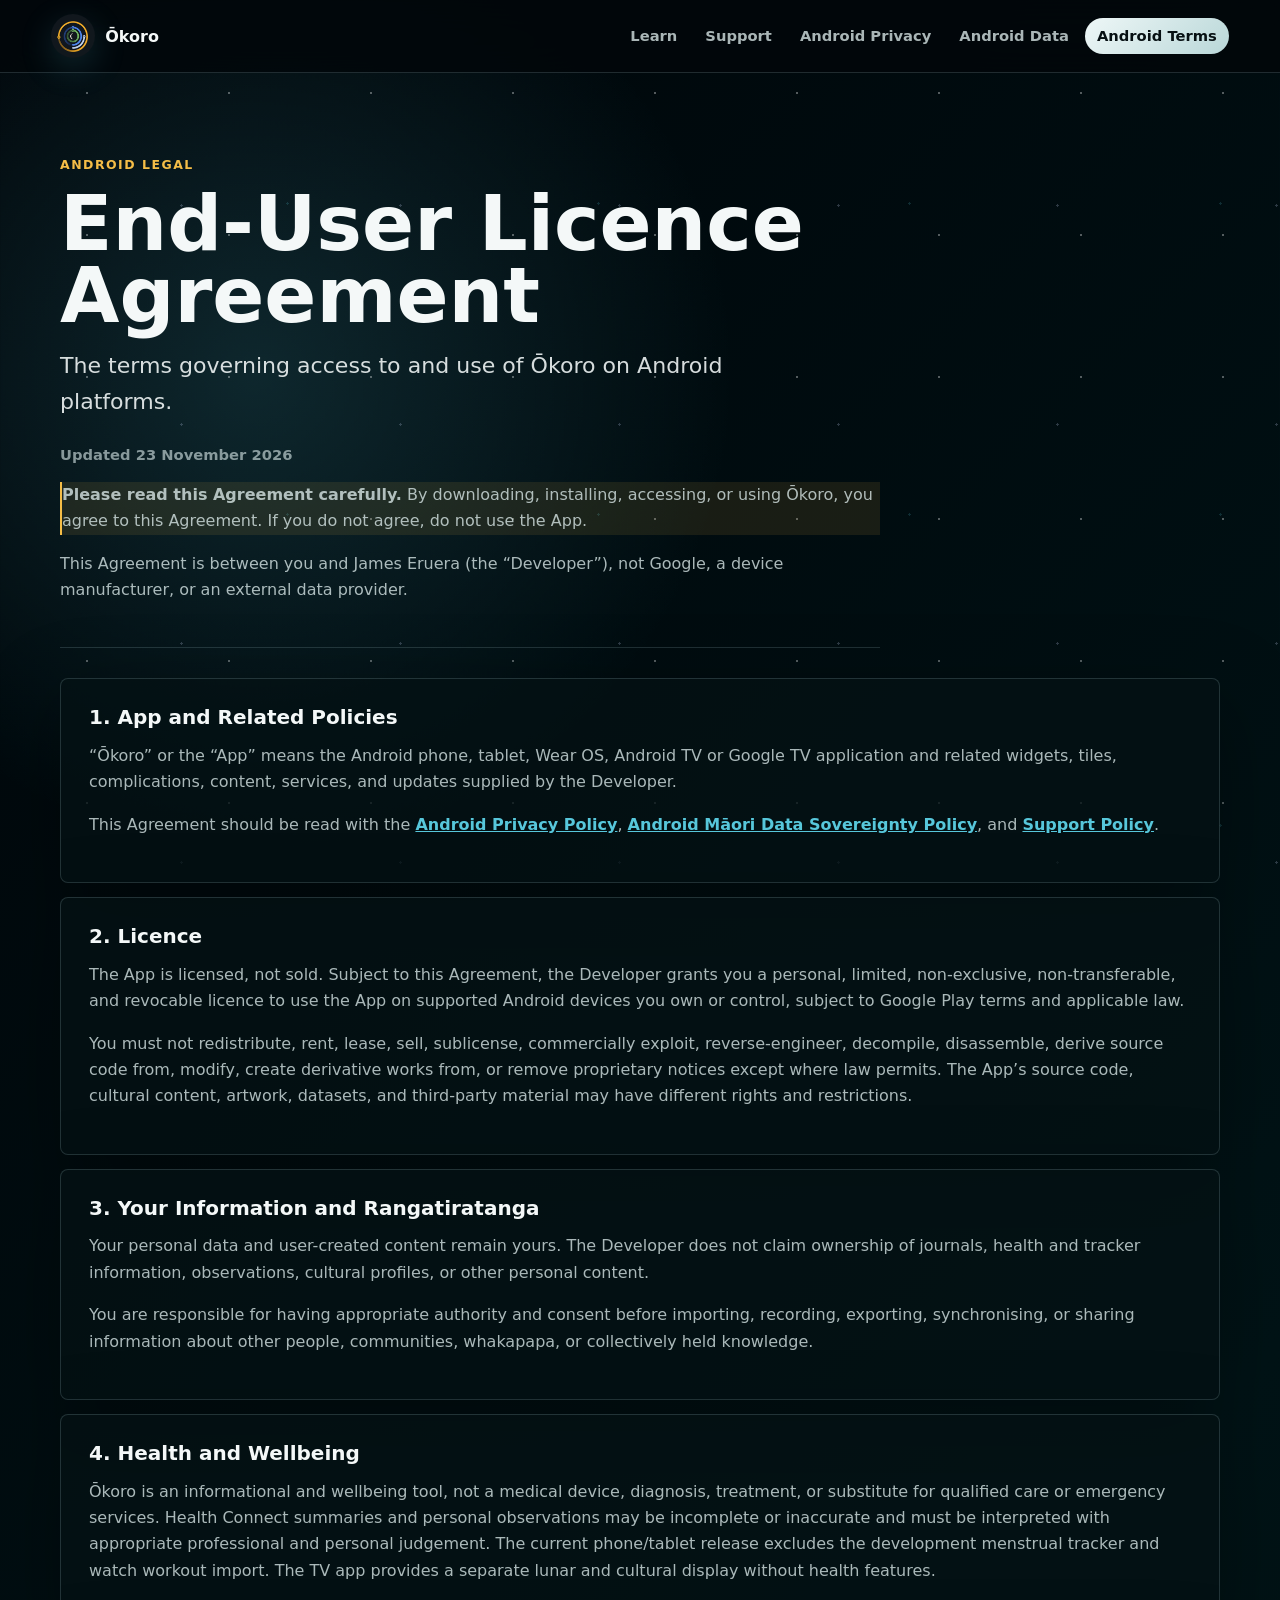
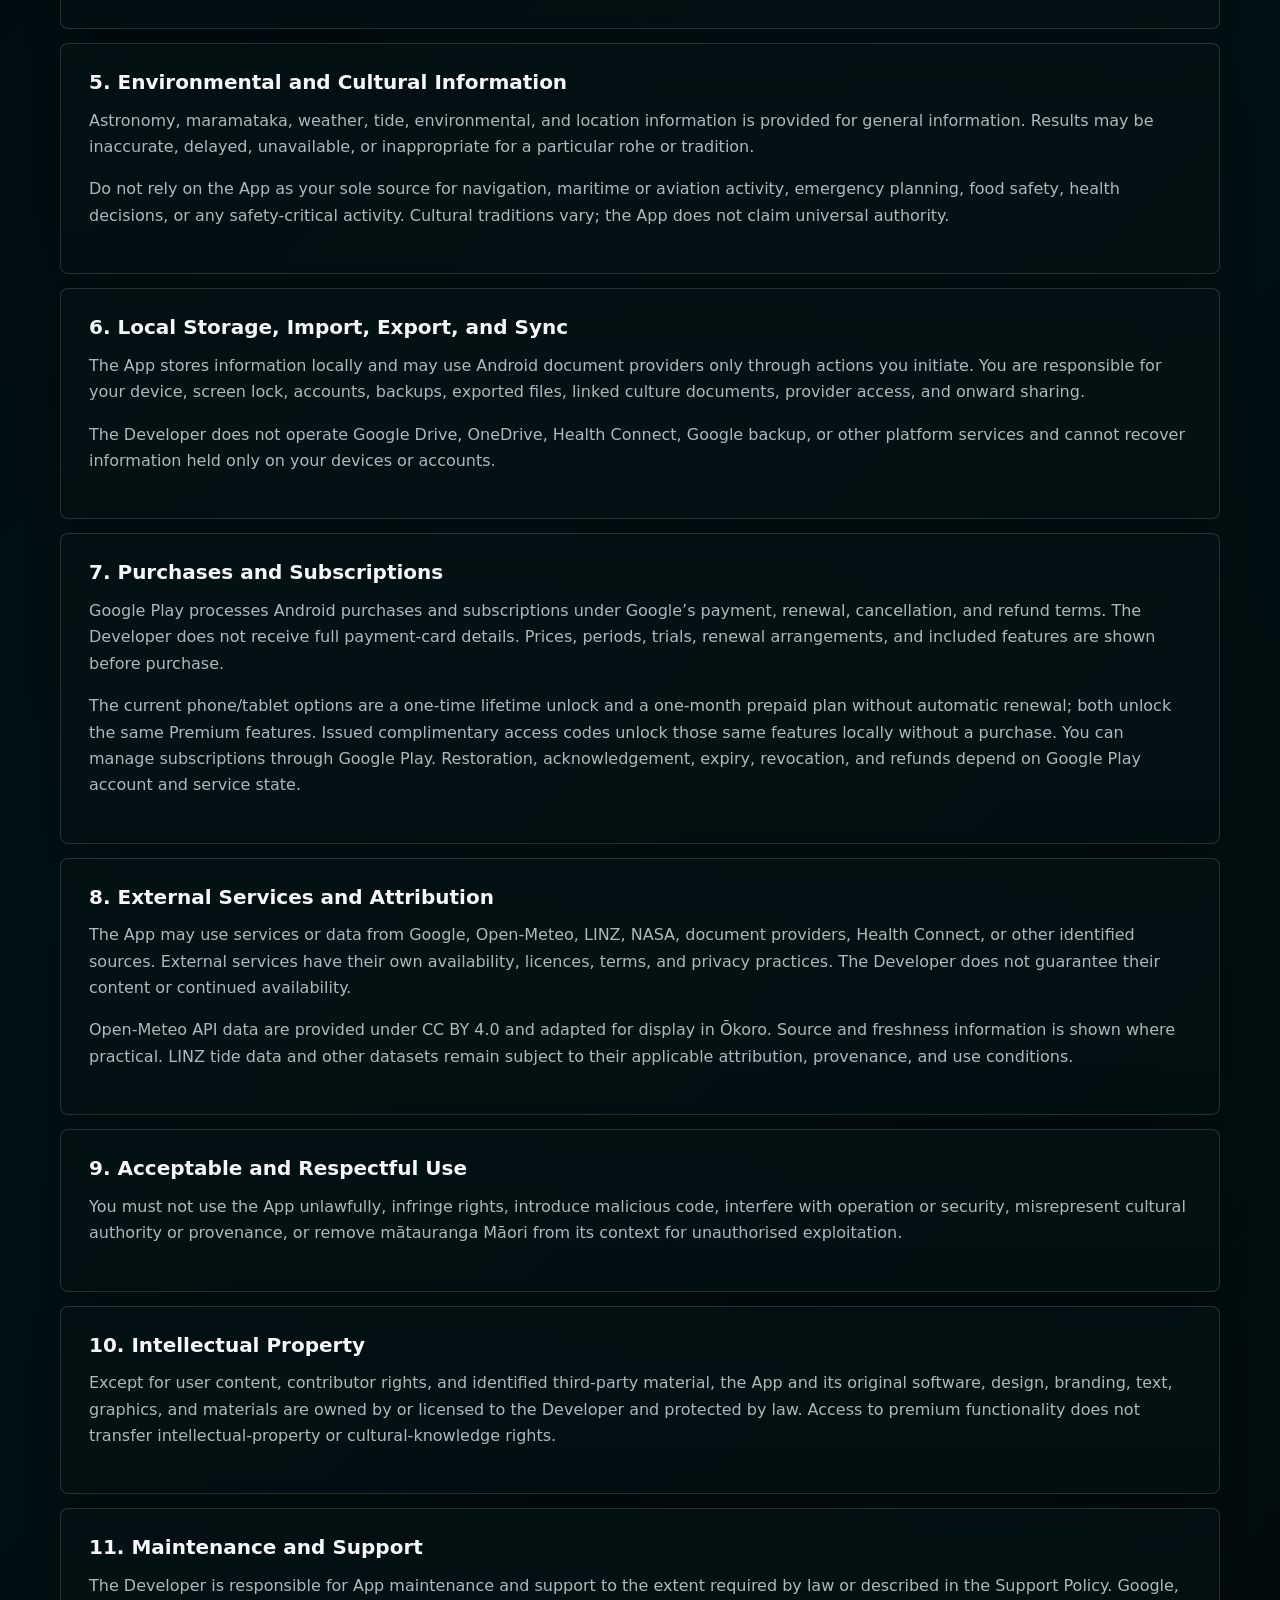
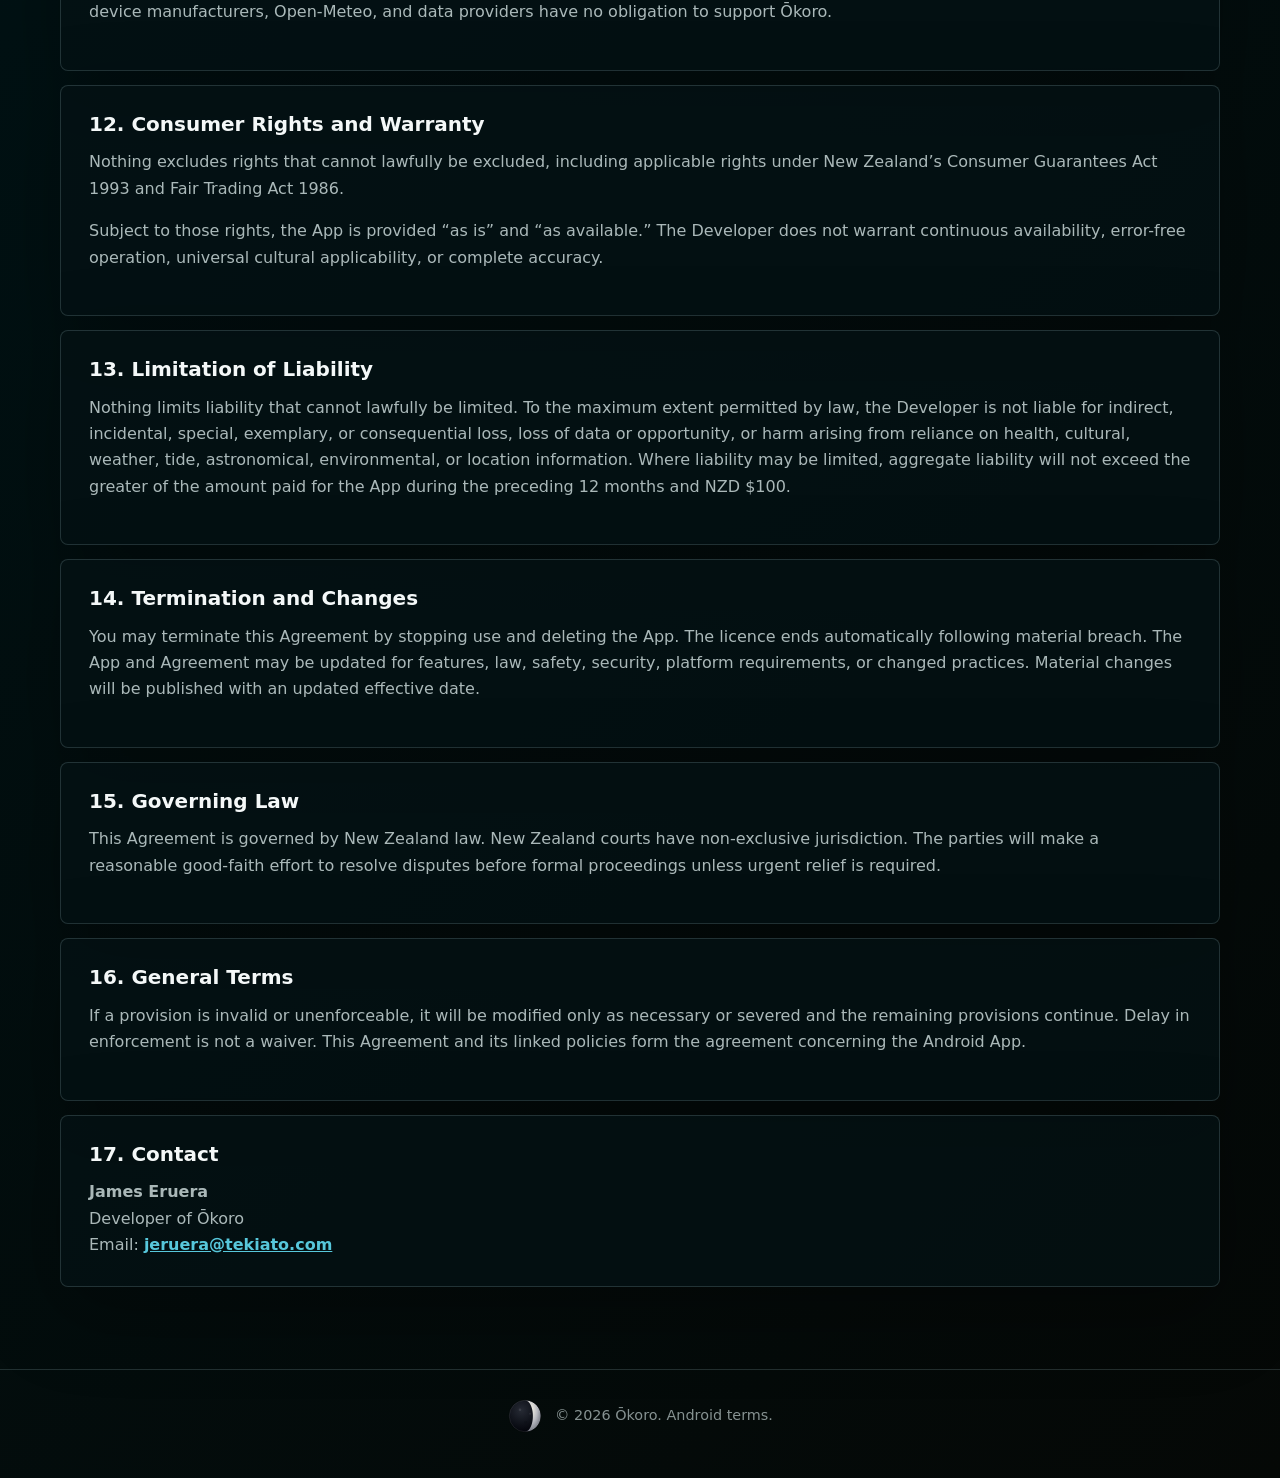
<file: android-terms.html>
<!doctype html>
<html lang="en">
<head>
    <meta charset="utf-8"><meta name="viewport" content="width=device-width, initial-scale=1">
    <title>Android Terms of Use | &#332;koro</title><meta name="description" content="&#332;koro terms of use for Android users.">
    <link rel="icon" type="image/png" href="assets/okoro-app-icon.png"><link rel="stylesheet" href="site.css">
</head>
<body>
    <header class="site-header"><a class="brand" href="index.html" aria-label="&#332;koro home"><img src="assets/okoro-logo.png" alt="" width="44" height="44"><span>&#332;koro</span></a><nav aria-label="Main navigation"><a href="index.html">Learn</a><a href="support.html">Support</a><a href="android-privacy.html">Android Privacy</a><a href="android-data-sovereignty.html">Android Data</a><a href="android-terms.html" aria-current="page">Android Terms</a></nav></header>
    <main class="page">
        <section class="page-hero legal-hero"><p class="eyebrow">Android Legal</p><h1>End-User Licence Agreement</h1><p class="lede">The terms governing access to and use of &#332;koro on Android platforms.</p><p class="effective">Updated 23 November 2026</p><p class="notice"><strong>Please read this Agreement carefully.</strong> By downloading, installing, accessing, or using &#332;koro, you agree to this Agreement. If you do not agree, do not use the App.</p><p>This Agreement is between you and James Eruera (the “Developer”), not Google, a device manufacturer, or an external data provider.</p></section>
        <section class="policy-stack">
            <article class="policy-card"><h2>1. App and Related Policies</h2><p>“&#332;koro” or the “App” means the Android phone, tablet, Wear OS, Android TV or Google TV application and related widgets, tiles, complications, content, services, and updates supplied by the Developer.</p><p>This Agreement should be read with the <a href="android-privacy.html">Android Privacy Policy</a>, <a href="android-data-sovereignty.html">Android Māori Data Sovereignty Policy</a>, and <a href="support.html">Support Policy</a>.</p></article>
            <article class="policy-card"><h2>2. Licence</h2><p>The App is licensed, not sold. Subject to this Agreement, the Developer grants you a personal, limited, non-exclusive, non-transferable, and revocable licence to use the App on supported Android devices you own or control, subject to Google Play terms and applicable law.</p><p>You must not redistribute, rent, lease, sell, sublicense, commercially exploit, reverse-engineer, decompile, disassemble, derive source code from, modify, create derivative works from, or remove proprietary notices except where law permits. The App’s source code, cultural content, artwork, datasets, and third-party material may have different rights and restrictions.</p></article>
            <article class="policy-card"><h2>3. Your Information and Rangatiratanga</h2><p>Your personal data and user-created content remain yours. The Developer does not claim ownership of journals, health and tracker information, observations, cultural profiles, or other personal content.</p><p>You are responsible for having appropriate authority and consent before importing, recording, exporting, synchronising, or sharing information about other people, communities, whakapapa, or collectively held knowledge.</p></article>
            <article class="policy-card"><h2>4. Health and Wellbeing</h2><p>&#332;koro is an informational and wellbeing tool, not a medical device, diagnosis, treatment, or substitute for qualified care or emergency services. Health Connect summaries and personal observations may be incomplete or inaccurate and must be interpreted with appropriate professional and personal judgement. The current phone/tablet release excludes the development menstrual tracker and watch workout import. The TV app provides a separate lunar and cultural display without health features.</p></article>
            <article class="policy-card"><h2>5. Environmental and Cultural Information</h2><p>Astronomy, maramataka, weather, tide, environmental, and location information is provided for general information. Results may be inaccurate, delayed, unavailable, or inappropriate for a particular rohe or tradition.</p><p>Do not rely on the App as your sole source for navigation, maritime or aviation activity, emergency planning, food safety, health decisions, or any safety-critical activity. Cultural traditions vary; the App does not claim universal authority.</p></article>
            <article class="policy-card"><h2>6. Local Storage, Import, Export, and Sync</h2><p>The App stores information locally and may use Android document providers only through actions you initiate. You are responsible for your device, screen lock, accounts, backups, exported files, linked culture documents, provider access, and onward sharing.</p><p>The Developer does not operate Google Drive, OneDrive, Health Connect, Google backup, or other platform services and cannot recover information held only on your devices or accounts.</p></article>
            <article class="policy-card"><h2>7. Purchases and Subscriptions</h2><p>Google Play processes Android purchases and subscriptions under Google’s payment, renewal, cancellation, and refund terms. The Developer does not receive full payment-card details. Prices, periods, trials, renewal arrangements, and included features are shown before purchase.</p><p>The current phone/tablet options are a one-time lifetime unlock and a one-month prepaid plan without automatic renewal; both unlock the same Premium features. Issued complimentary access codes unlock those same features locally without a purchase. You can manage subscriptions through Google Play. Restoration, acknowledgement, expiry, revocation, and refunds depend on Google Play account and service state.</p></article>
            <article class="policy-card"><h2>8. External Services and Attribution</h2><p>The App may use services or data from Google, Open-Meteo, LINZ, NASA, document providers, Health Connect, or other identified sources. External services have their own availability, licences, terms, and privacy practices. The Developer does not guarantee their content or continued availability.</p><p>Open-Meteo API data are provided under CC BY 4.0 and adapted for display in &#332;koro. Source and freshness information is shown where practical. LINZ tide data and other datasets remain subject to their applicable attribution, provenance, and use conditions.</p></article>
            <article class="policy-card"><h2>9. Acceptable and Respectful Use</h2><p>You must not use the App unlawfully, infringe rights, introduce malicious code, interfere with operation or security, misrepresent cultural authority or provenance, or remove mātauranga Māori from its context for unauthorised exploitation.</p></article>
            <article class="policy-card"><h2>10. Intellectual Property</h2><p>Except for user content, contributor rights, and identified third-party material, the App and its original software, design, branding, text, graphics, and materials are owned by or licensed to the Developer and protected by law. Access to premium functionality does not transfer intellectual-property or cultural-knowledge rights.</p></article>
            <article class="policy-card"><h2>11. Maintenance and Support</h2><p>The Developer is responsible for App maintenance and support to the extent required by law or described in the Support Policy. Google, device manufacturers, Open-Meteo, and data providers have no obligation to support &#332;koro.</p></article>
            <article class="policy-card"><h2>12. Consumer Rights and Warranty</h2><p>Nothing excludes rights that cannot lawfully be excluded, including applicable rights under New Zealand’s Consumer Guarantees Act 1993 and Fair Trading Act 1986.</p><p>Subject to those rights, the App is provided “as is” and “as available.” The Developer does not warrant continuous availability, error-free operation, universal cultural applicability, or complete accuracy.</p></article>
            <article class="policy-card"><h2>13. Limitation of Liability</h2><p>Nothing limits liability that cannot lawfully be limited. To the maximum extent permitted by law, the Developer is not liable for indirect, incidental, special, exemplary, or consequential loss, loss of data or opportunity, or harm arising from reliance on health, cultural, weather, tide, astronomical, environmental, or location information. Where liability may be limited, aggregate liability will not exceed the greater of the amount paid for the App during the preceding 12 months and NZD $100.</p></article>
            <article class="policy-card"><h2>14. Termination and Changes</h2><p>You may terminate this Agreement by stopping use and deleting the App. The licence ends automatically following material breach. The App and Agreement may be updated for features, law, safety, security, platform requirements, or changed practices. Material changes will be published with an updated effective date.</p></article>
            <article class="policy-card"><h2>15. Governing Law</h2><p>This Agreement is governed by New Zealand law. New Zealand courts have non-exclusive jurisdiction. The parties will make a reasonable good-faith effort to resolve disputes before formal proceedings unless urgent relief is required.</p></article>
            <article class="policy-card"><h2>16. General Terms</h2><p>If a provision is invalid or unenforceable, it will be modified only as necessary or severed and the remaining provisions continue. Delay in enforcement is not a waiver. This Agreement and its linked policies form the agreement concerning the Android App.</p></article>
            <article class="policy-card"><h2>17. Contact</h2><address><strong>James Eruera</strong><br>Developer of &#332;koro<br>Email: <a href="mailto:jeruera@tekiato.com">jeruera@tekiato.com</a></address></article>
        </section>
    </main>
    <footer class="site-footer"><img src="assets/maramataka-moon-okoro.svg" alt="" width="36" height="36"><p>© 2026 &#332;koro. Android terms.</p></footer>
</body>
</html>
</file>
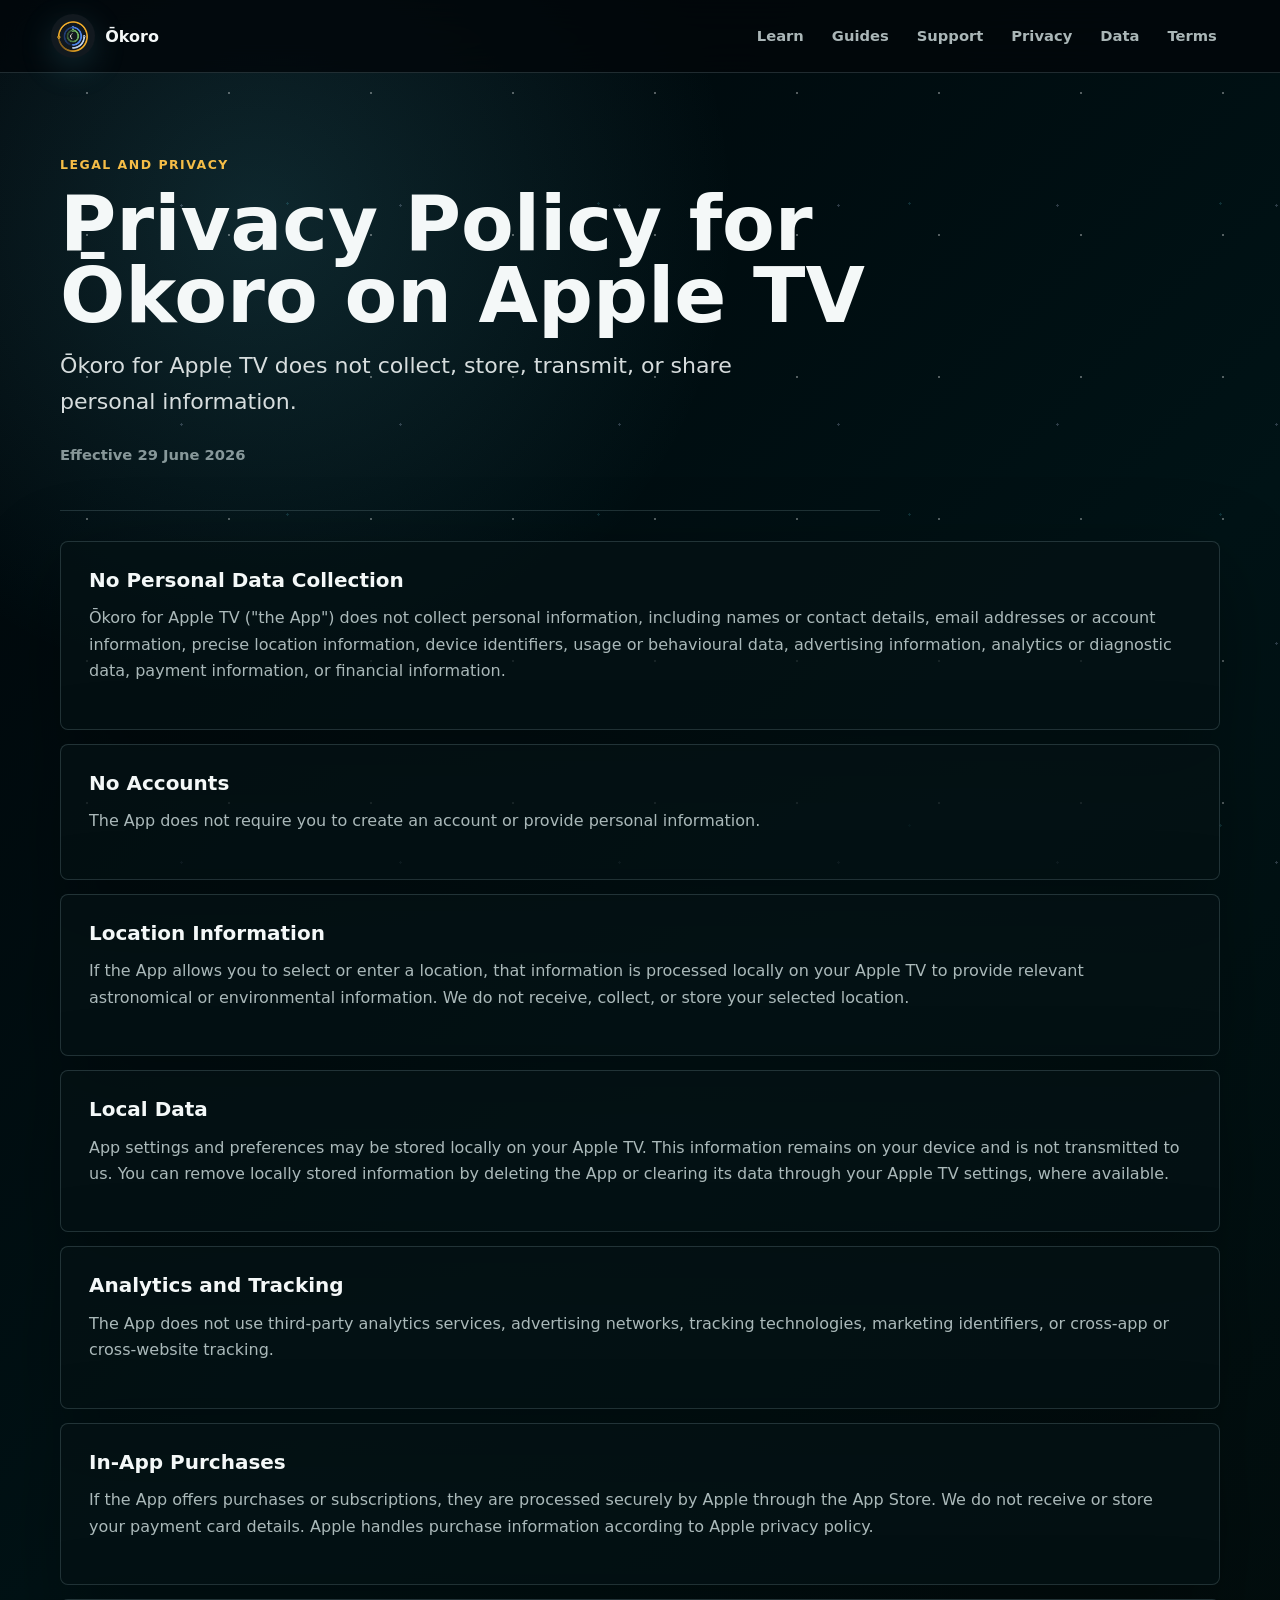
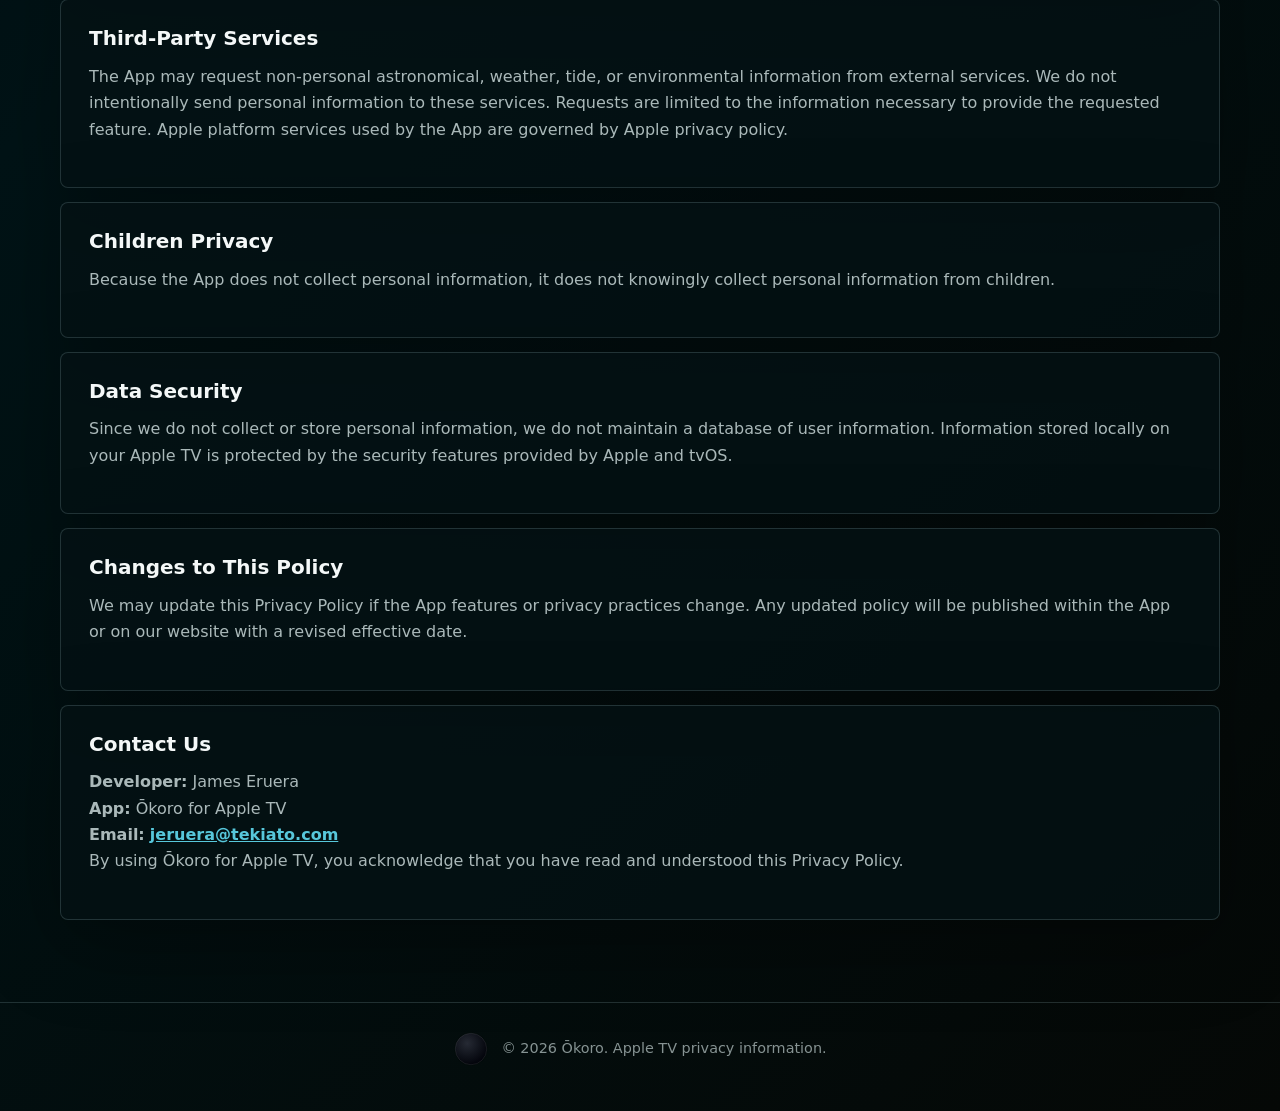
<file: apple-tv-privacy.html>
<!doctype html>
<html lang="en">
<head>
    <meta charset="utf-8">
    <meta name="viewport" content="width=device-width, initial-scale=1">
    <title>Apple TV Privacy Policy | &#332;koro</title>
    <meta name="description" content="Privacy Policy for &#332;koro on Apple TV.">
    <link rel="icon" type="image/png" href="/favicon.png">
    <link rel="icon" type="image/png" href="assets/okoro-app-icon.png">
    <link rel="stylesheet" href="site.css">
</head>
<body>
    <header class="site-header">
        <a class="brand" href="index.html" aria-label="&#332;koro home">
            <img src="assets/okoro-logo.png" alt="" width="44" height="44">
            <span>&#332;koro</span>
        </a>
        <nav aria-label="Main navigation">
            <a href="index.html">Learn</a>
            <a href="guides.html">Guides</a>
            <a href="support.html">Support</a>
            <a href="privacy.html">Privacy</a>
            <a href="data-sovereignty.html">Data</a>
            <a href="terms.html">Terms</a>
        </nav>
    </header>

    <main class="page">
        <section class="page-hero legal-hero">
            <p class="eyebrow">Legal and Privacy</p>
            <h1>Privacy Policy for &#332;koro on Apple TV</h1>
            <p class="lede">&#332;koro for Apple TV does not collect, store, transmit, or share personal information.</p>
            <p class="effective">Effective 29 June 2026</p>
        </section>

        <section class="policy-stack">
            <article class="policy-card"><h2>No Personal Data Collection</h2><p>&#332;koro for Apple TV ("the App") does not collect personal information, including names or contact details, email addresses or account information, precise location information, device identifiers, usage or behavioural data, advertising information, analytics or diagnostic data, payment information, or financial information.</p></article>
            <article class="policy-card"><h2>No Accounts</h2><p>The App does not require you to create an account or provide personal information.</p></article>
            <article class="policy-card"><h2>Location Information</h2><p>If the App allows you to select or enter a location, that information is processed locally on your Apple TV to provide relevant astronomical or environmental information. We do not receive, collect, or store your selected location.</p></article>
            <article class="policy-card"><h2>Local Data</h2><p>App settings and preferences may be stored locally on your Apple TV. This information remains on your device and is not transmitted to us. You can remove locally stored information by deleting the App or clearing its data through your Apple TV settings, where available.</p></article>
            <article class="policy-card"><h2>Analytics and Tracking</h2><p>The App does not use third-party analytics services, advertising networks, tracking technologies, marketing identifiers, or cross-app or cross-website tracking.</p></article>
            <article class="policy-card"><h2>In-App Purchases</h2><p>If the App offers purchases or subscriptions, they are processed securely by Apple through the App Store. We do not receive or store your payment card details. Apple handles purchase information according to Apple privacy policy.</p></article>
            <article class="policy-card"><h2>Third-Party Services</h2><p>The App may request non-personal astronomical, weather, tide, or environmental information from external services. We do not intentionally send personal information to these services. Requests are limited to the information necessary to provide the requested feature. Apple platform services used by the App are governed by Apple privacy policy.</p></article>
            <article class="policy-card"><h2>Children Privacy</h2><p>Because the App does not collect personal information, it does not knowingly collect personal information from children.</p></article>
            <article class="policy-card"><h2>Data Security</h2><p>Since we do not collect or store personal information, we do not maintain a database of user information. Information stored locally on your Apple TV is protected by the security features provided by Apple and tvOS.</p></article>
            <article class="policy-card"><h2>Changes to This Policy</h2><p>We may update this Privacy Policy if the App features or privacy practices change. Any updated policy will be published within the App or on our website with a revised effective date.</p></article>
            <article class="policy-card"><h2>Contact Us</h2><address><strong>Developer:</strong> James Eruera<br><strong>App:</strong> &#332;koro for Apple TV<br><strong>Email:</strong> <a href="mailto:jeruera@tekiato.com">jeruera@tekiato.com</a></address><p>By using &#332;koro for Apple TV, you acknowledge that you have read and understood this Privacy Policy.</p></article>
        </section>
    </main>

    <footer class="site-footer">
        <img src="assets/maramataka-moon-new.svg" alt="" width="36" height="36">
        <p>© 2026 &#332;koro. Apple TV privacy information.</p>
    </footer>
</body>
</html>
</file>
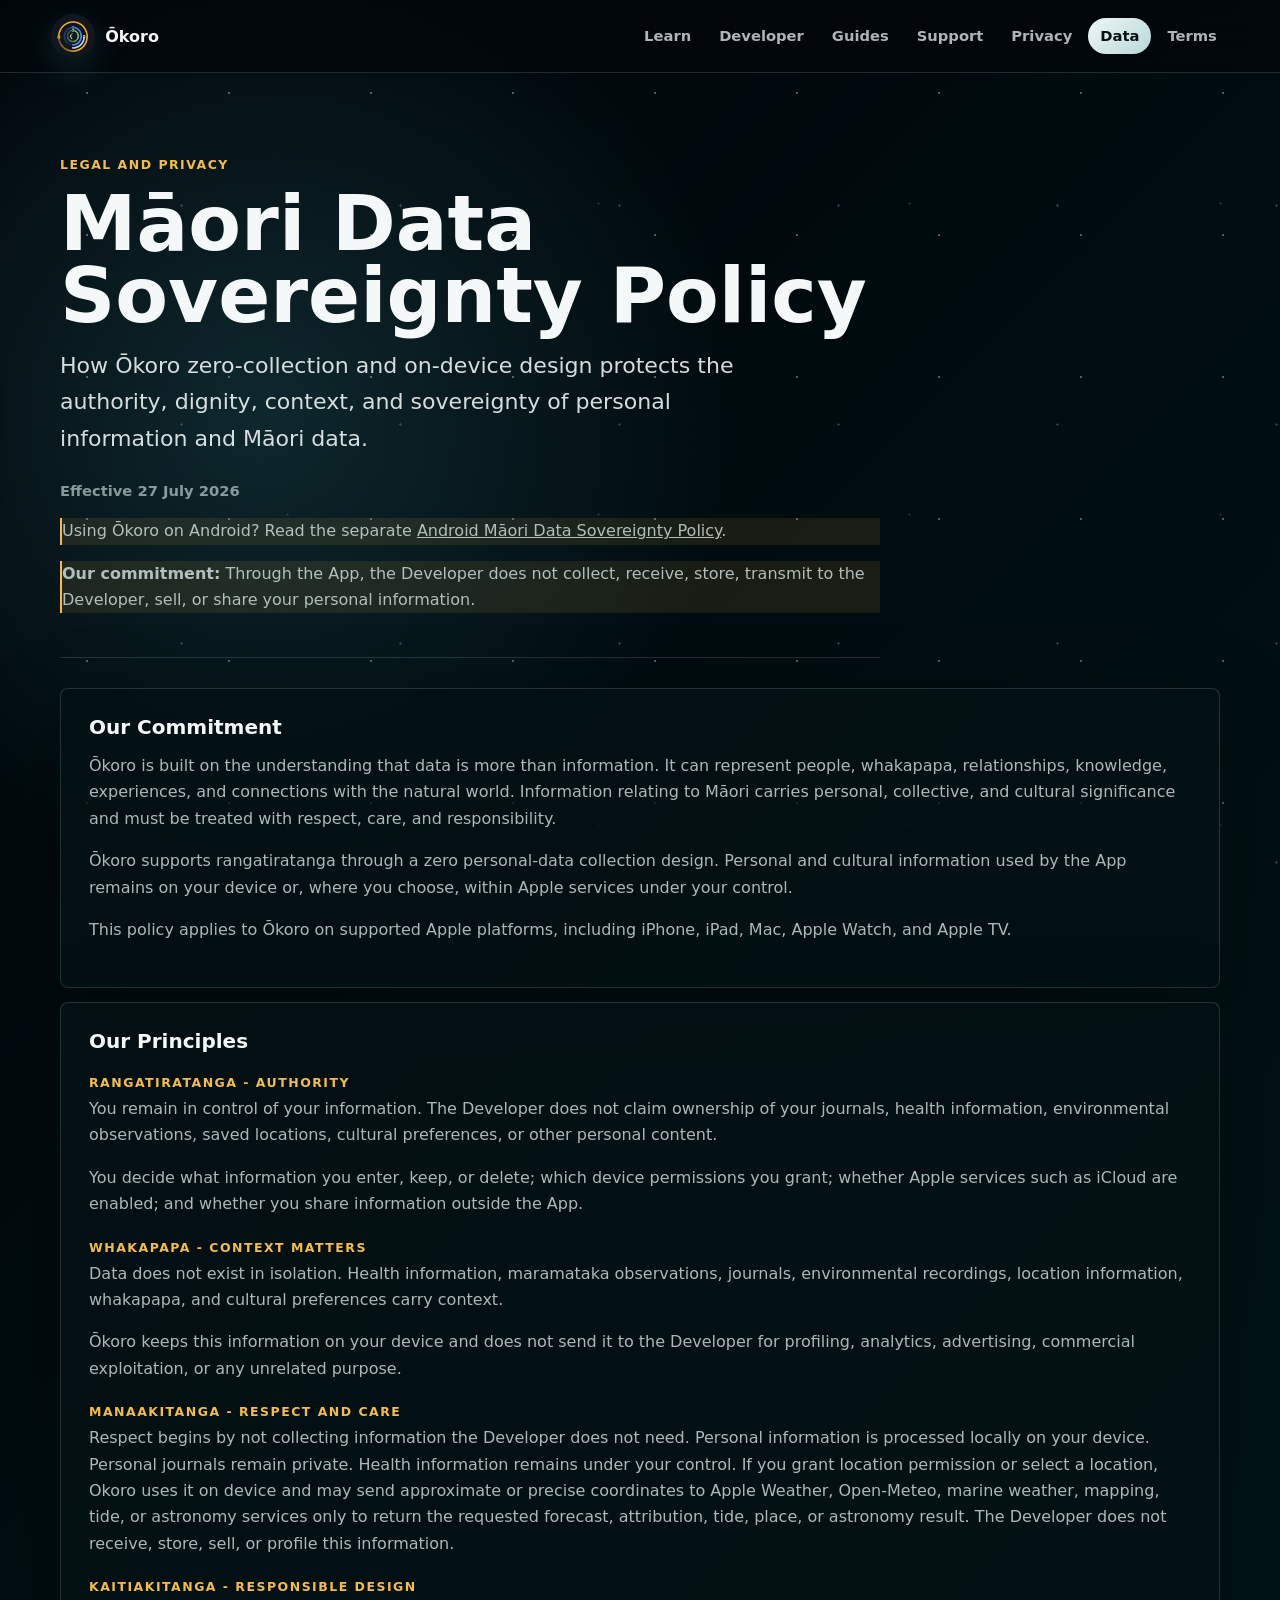
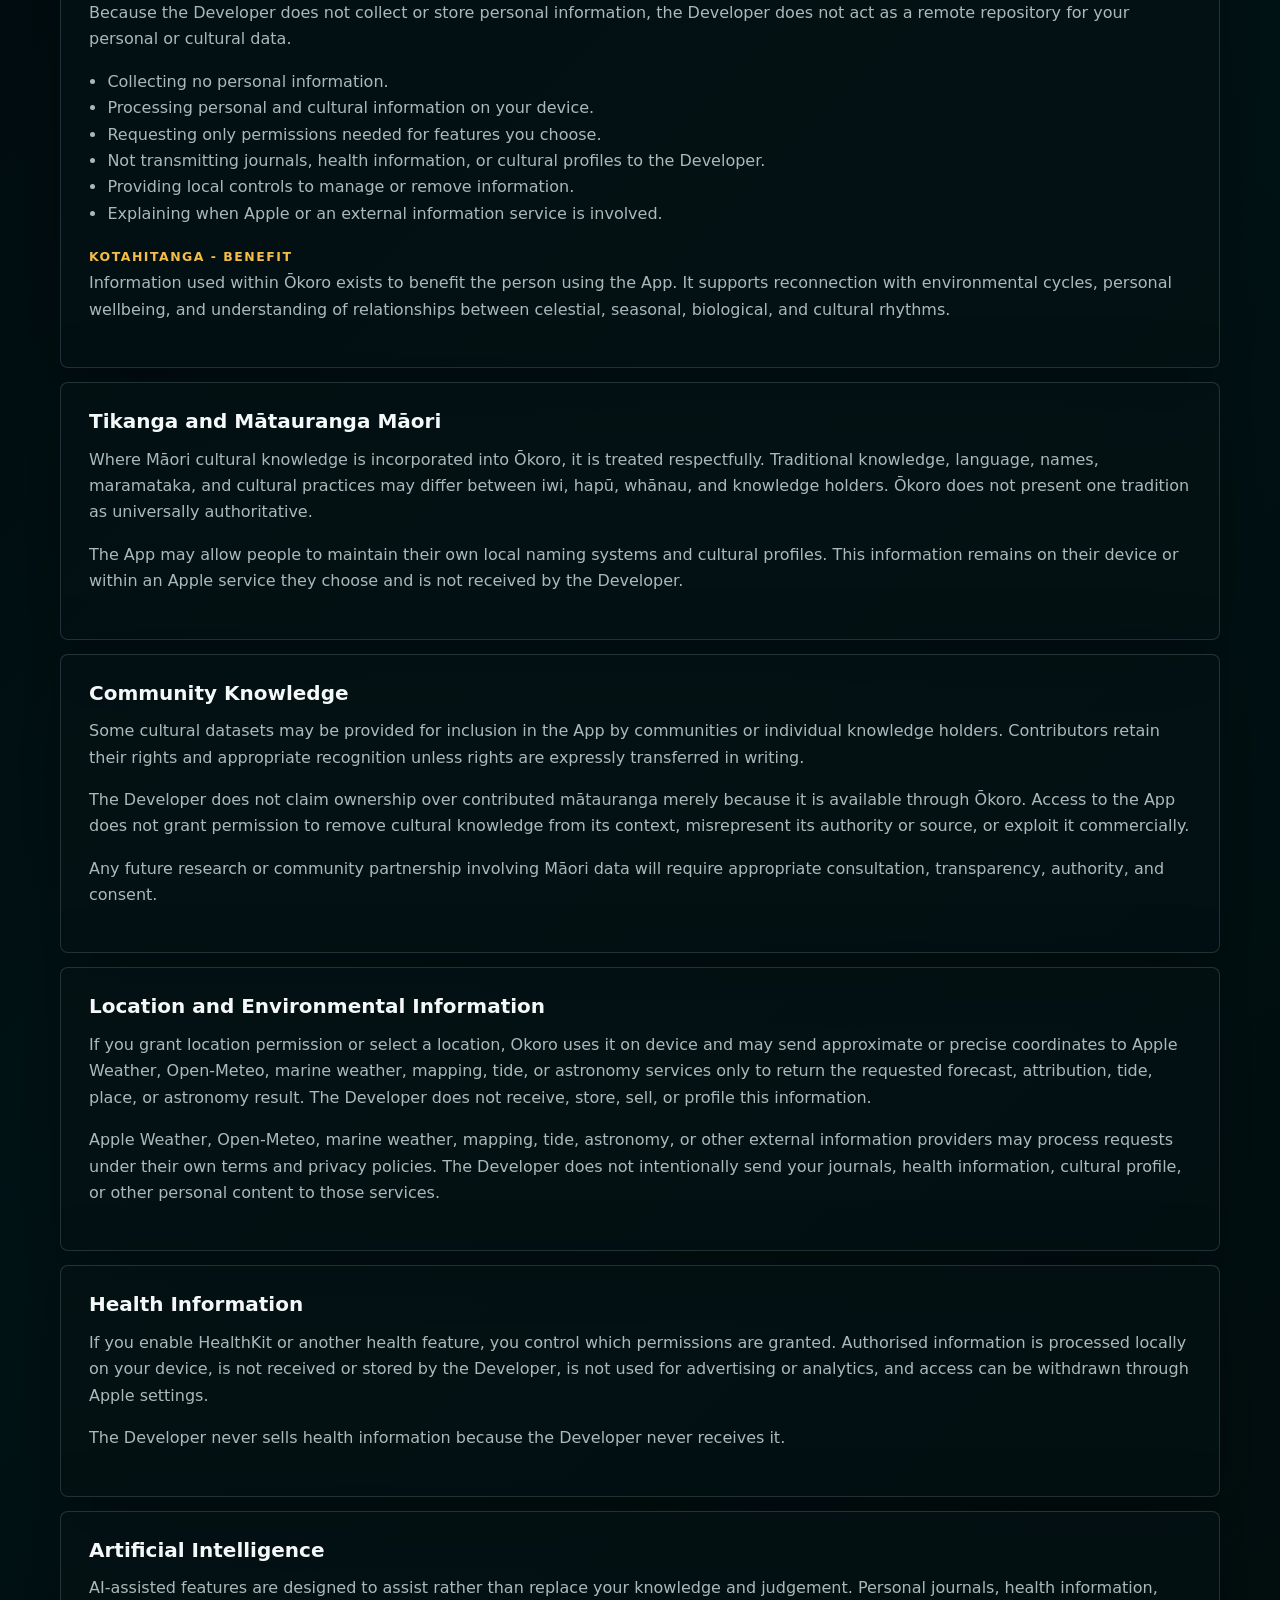
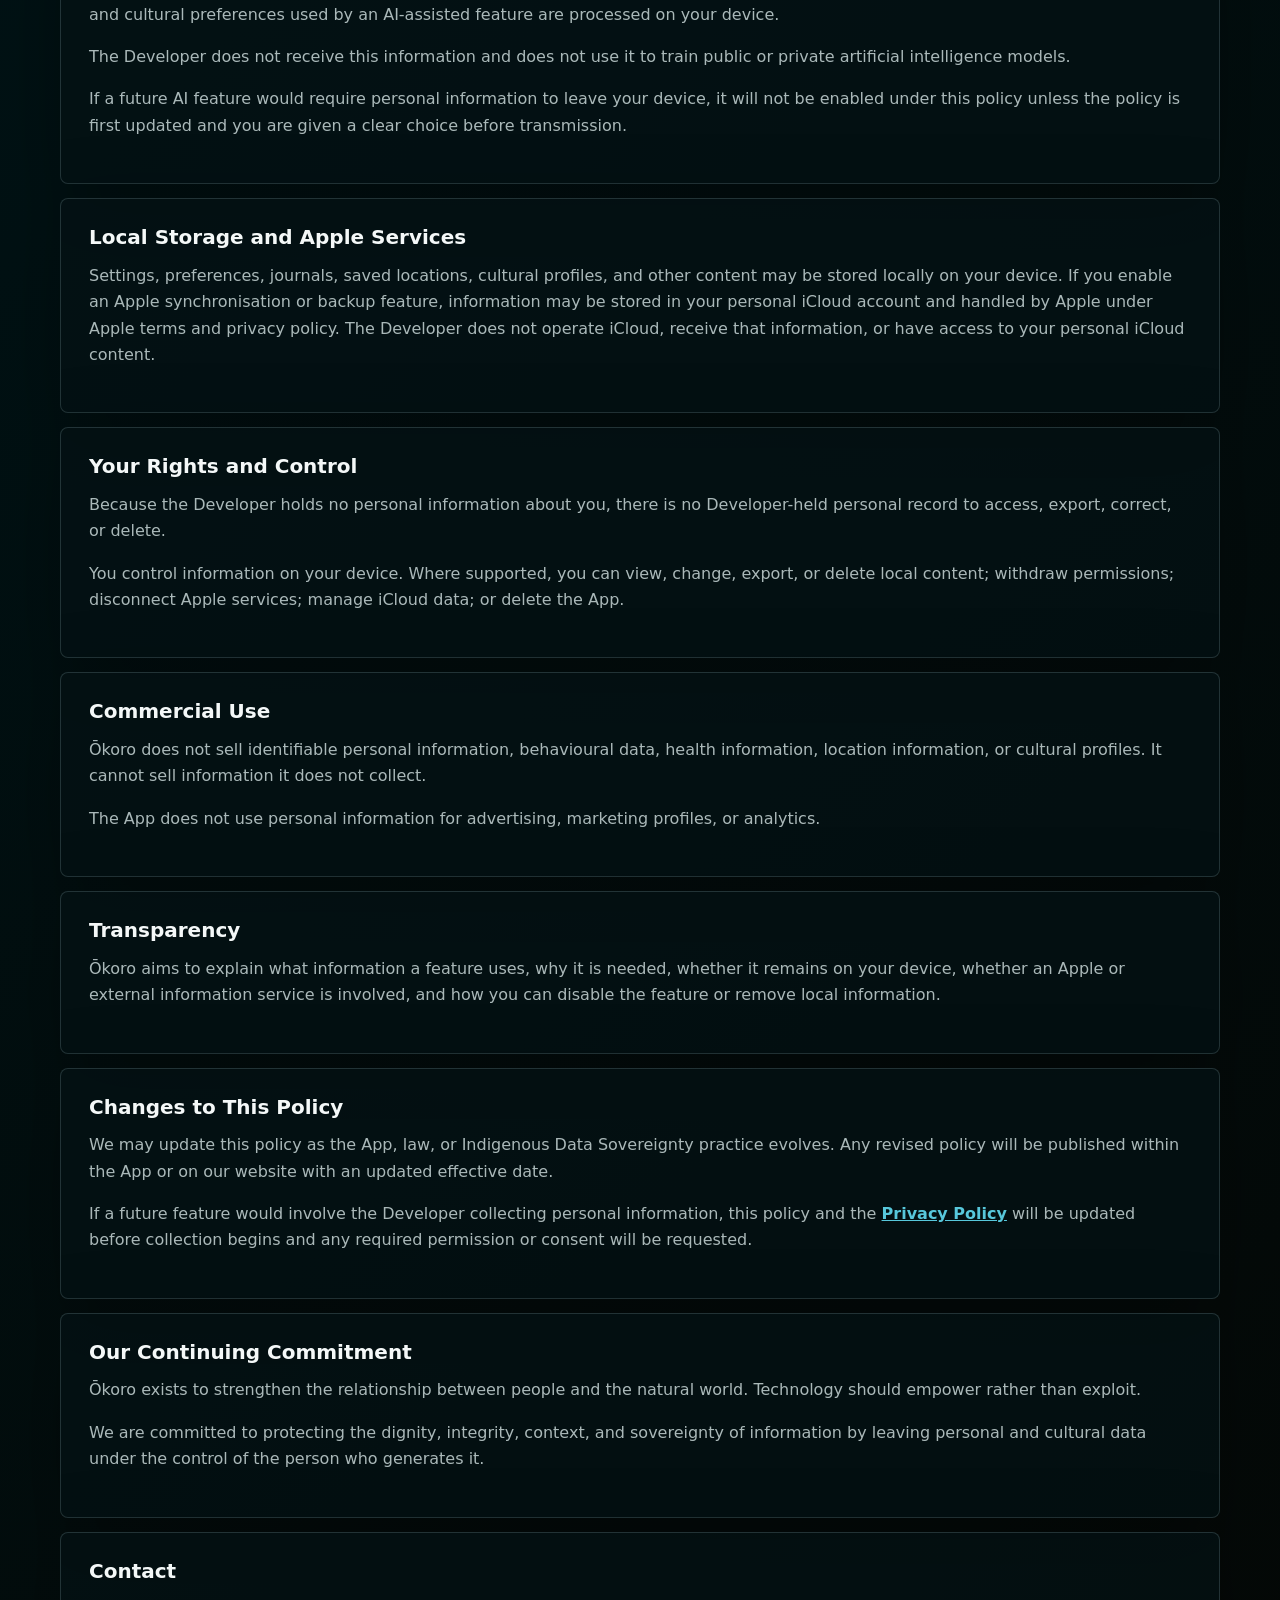
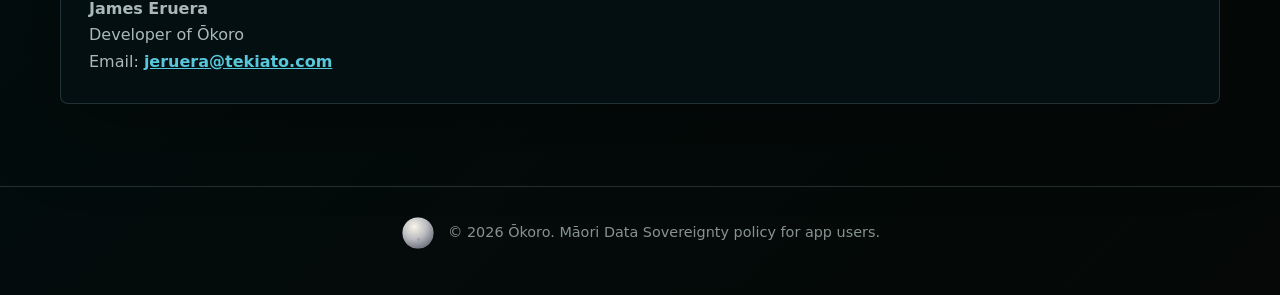
<file: data-sovereignty.html>
<!doctype html>
<html lang="en">
<head>
    <meta charset="utf-8">
    <meta name="viewport" content="width=device-width, initial-scale=1">
    <title>Māori Data Sovereignty Policy | &#332;koro</title>
    <meta name="description" content="&#332;koro Māori Data Sovereignty Policy for app users.">
    <link rel="icon" type="image/png" href="/favicon.png">
    <link rel="icon" type="image/png" href="assets/okoro-app-icon.png">
    <link rel="stylesheet" href="site.css">
</head>
<body>
    <header class="site-header">
        <a class="brand" href="index.html" aria-label="&#332;koro home">
            <img src="assets/okoro-logo.png" alt="" width="44" height="44">
            <span>&#332;koro</span>
        </a>
        <nav aria-label="Main navigation">
            <a href="index.html">Learn</a>
            <a href="about.html">Developer</a>
            <a href="guides.html">Guides</a>
            <a href="support.html">Support</a>
            <a href="privacy.html">Privacy</a>
            <a href="data-sovereignty.html" aria-current="page">Data</a>
            <a href="terms.html">Terms</a>
        </nav>
    </header>

    <main class="page">
        <section class="page-hero legal-hero">
            <p class="eyebrow">Legal and Privacy</p>
            <h1>Māori Data Sovereignty Policy</h1>
            <p class="lede">How &#332;koro zero-collection and on-device design protects the authority, dignity, context, and sovereignty of personal information and Māori data.</p>
            <p class="effective">Effective 27 July 2026</p>
            <p class="notice">Using &#332;koro on Android? Read the separate <a href="android-data-sovereignty.html">Android Māori Data Sovereignty Policy</a>.</p>
            <p class="notice"><strong>Our commitment:</strong> Through the App, the Developer does not collect, receive, store, transmit to the Developer, sell, or share your personal information.</p>
        </section>

        <section class="policy-stack">
            <article class="policy-card"><h2>Our Commitment</h2><p>&#332;koro is built on the understanding that data is more than information. It can represent people, whakapapa, relationships, knowledge, experiences, and connections with the natural world. Information relating to Māori carries personal, collective, and cultural significance and must be treated with respect, care, and responsibility.</p><p>&#332;koro supports rangatiratanga through a zero personal-data collection design. Personal and cultural information used by the App remains on your device or, where you choose, within Apple services under your control.</p><p>This policy applies to &#332;koro on supported Apple platforms, including iPhone, iPad, Mac, Apple Watch, and Apple TV.</p></article>
            <article class="policy-card"><h2>Our Principles</h2><h3>Rangatiratanga - Authority</h3><p>You remain in control of your information. The Developer does not claim ownership of your journals, health information, environmental observations, saved locations, cultural preferences, or other personal content.</p><p>You decide what information you enter, keep, or delete; which device permissions you grant; whether Apple services such as iCloud are enabled; and whether you share information outside the App.</p><h3>Whakapapa - Context Matters</h3><p>Data does not exist in isolation. Health information, maramataka observations, journals, environmental recordings, location information, whakapapa, and cultural preferences carry context.</p><p>&#332;koro keeps this information on your device and does not send it to the Developer for profiling, analytics, advertising, commercial exploitation, or any unrelated purpose.</p><h3>Manaakitanga - Respect and Care</h3><p>Respect begins by not collecting information the Developer does not need. Personal information is processed locally on your device. Personal journals remain private. Health information remains under your control. If you grant location permission or select a location, Okoro uses it on device and may send approximate or precise coordinates to Apple Weather, Open-Meteo, marine weather, mapping, tide, or astronomy services only to return the requested forecast, attribution, tide, place, or astronomy result. The Developer does not receive, store, sell, or profile this information.</p><h3>Kaitiakitanga - Responsible Design</h3><p>Because the Developer does not collect or store personal information, the Developer does not act as a remote repository for your personal or cultural data.</p><ul><li>Collecting no personal information.</li><li>Processing personal and cultural information on your device.</li><li>Requesting only permissions needed for features you choose.</li><li>Not transmitting journals, health information, or cultural profiles to the Developer.</li><li>Providing local controls to manage or remove information.</li><li>Explaining when Apple or an external information service is involved.</li></ul><h3>Kotahitanga - Benefit</h3><p>Information used within &#332;koro exists to benefit the person using the App. It supports reconnection with environmental cycles, personal wellbeing, and understanding of relationships between celestial, seasonal, biological, and cultural rhythms.</p></article>
            <article class="policy-card"><h2>Tikanga and Mātauranga Māori</h2><p>Where Māori cultural knowledge is incorporated into &#332;koro, it is treated respectfully. Traditional knowledge, language, names, maramataka, and cultural practices may differ between iwi, hapū, whānau, and knowledge holders. &#332;koro does not present one tradition as universally authoritative.</p><p>The App may allow people to maintain their own local naming systems and cultural profiles. This information remains on their device or within an Apple service they choose and is not received by the Developer.</p></article>
            <article class="policy-card"><h2>Community Knowledge</h2><p>Some cultural datasets may be provided for inclusion in the App by communities or individual knowledge holders. Contributors retain their rights and appropriate recognition unless rights are expressly transferred in writing.</p><p>The Developer does not claim ownership over contributed mātauranga merely because it is available through &#332;koro. Access to the App does not grant permission to remove cultural knowledge from its context, misrepresent its authority or source, or exploit it commercially.</p><p>Any future research or community partnership involving Māori data will require appropriate consultation, transparency, authority, and consent.</p></article>
            <article class="policy-card"><h2>Location and Environmental Information</h2><p>If you grant location permission or select a location, Okoro uses it on device and may send approximate or precise coordinates to Apple Weather, Open-Meteo, marine weather, mapping, tide, or astronomy services only to return the requested forecast, attribution, tide, place, or astronomy result. The Developer does not receive, store, sell, or profile this information.</p><p>Apple Weather, Open-Meteo, marine weather, mapping, tide, astronomy, or other external information providers may process requests under their own terms and privacy policies. The Developer does not intentionally send your journals, health information, cultural profile, or other personal content to those services.</p></article>
            <article class="policy-card"><h2>Health Information</h2><p>If you enable HealthKit or another health feature, you control which permissions are granted. Authorised information is processed locally on your device, is not received or stored by the Developer, is not used for advertising or analytics, and access can be withdrawn through Apple settings.</p><p>The Developer never sells health information because the Developer never receives it.</p></article>
            <article class="policy-card"><h2>Artificial Intelligence</h2><p>AI-assisted features are designed to assist rather than replace your knowledge and judgement. Personal journals, health information, and cultural preferences used by an AI-assisted feature are processed on your device.</p><p>The Developer does not receive this information and does not use it to train public or private artificial intelligence models.</p><p>If a future AI feature would require personal information to leave your device, it will not be enabled under this policy unless the policy is first updated and you are given a clear choice before transmission.</p></article>
            <article class="policy-card"><h2>Local Storage and Apple Services</h2><p>Settings, preferences, journals, saved locations, cultural profiles, and other content may be stored locally on your device. If you enable an Apple synchronisation or backup feature, information may be stored in your personal iCloud account and handled by Apple under Apple terms and privacy policy. The Developer does not operate iCloud, receive that information, or have access to your personal iCloud content.</p></article>
            <article class="policy-card"><h2>Your Rights and Control</h2><p>Because the Developer holds no personal information about you, there is no Developer-held personal record to access, export, correct, or delete.</p><p>You control information on your device. Where supported, you can view, change, export, or delete local content; withdraw permissions; disconnect Apple services; manage iCloud data; or delete the App.</p></article>
            <article class="policy-card"><h2>Commercial Use</h2><p>&#332;koro does not sell identifiable personal information, behavioural data, health information, location information, or cultural profiles. It cannot sell information it does not collect.</p><p>The App does not use personal information for advertising, marketing profiles, or analytics.</p></article>
            <article class="policy-card"><h2>Transparency</h2><p>&#332;koro aims to explain what information a feature uses, why it is needed, whether it remains on your device, whether an Apple or external information service is involved, and how you can disable the feature or remove local information.</p></article>
            <article class="policy-card"><h2>Changes to This Policy</h2><p>We may update this policy as the App, law, or Indigenous Data Sovereignty practice evolves. Any revised policy will be published within the App or on our website with an updated effective date.</p><p>If a future feature would involve the Developer collecting personal information, this policy and the <a href="privacy.html">Privacy Policy</a> will be updated before collection begins and any required permission or consent will be requested.</p></article>
            <article class="policy-card"><h2>Our Continuing Commitment</h2><p>&#332;koro exists to strengthen the relationship between people and the natural world. Technology should empower rather than exploit.</p><p>We are committed to protecting the dignity, integrity, context, and sovereignty of information by leaving personal and cultural data under the control of the person who generates it.</p></article>
            <article class="policy-card"><h2>Contact</h2><address><strong>James Eruera</strong><br>Developer of &#332;koro<br>Email: <a href="mailto:jeruera@tekiato.com">jeruera@tekiato.com</a></address></article>
        </section>
    </main>

    <footer class="site-footer">
        <img src="assets/maramataka-moon-full.svg" alt="" width="36" height="36">
        <p>© 2026 &#332;koro. Māori Data Sovereignty policy for app users.</p>
    </footer>
</body>
</html>
</file>
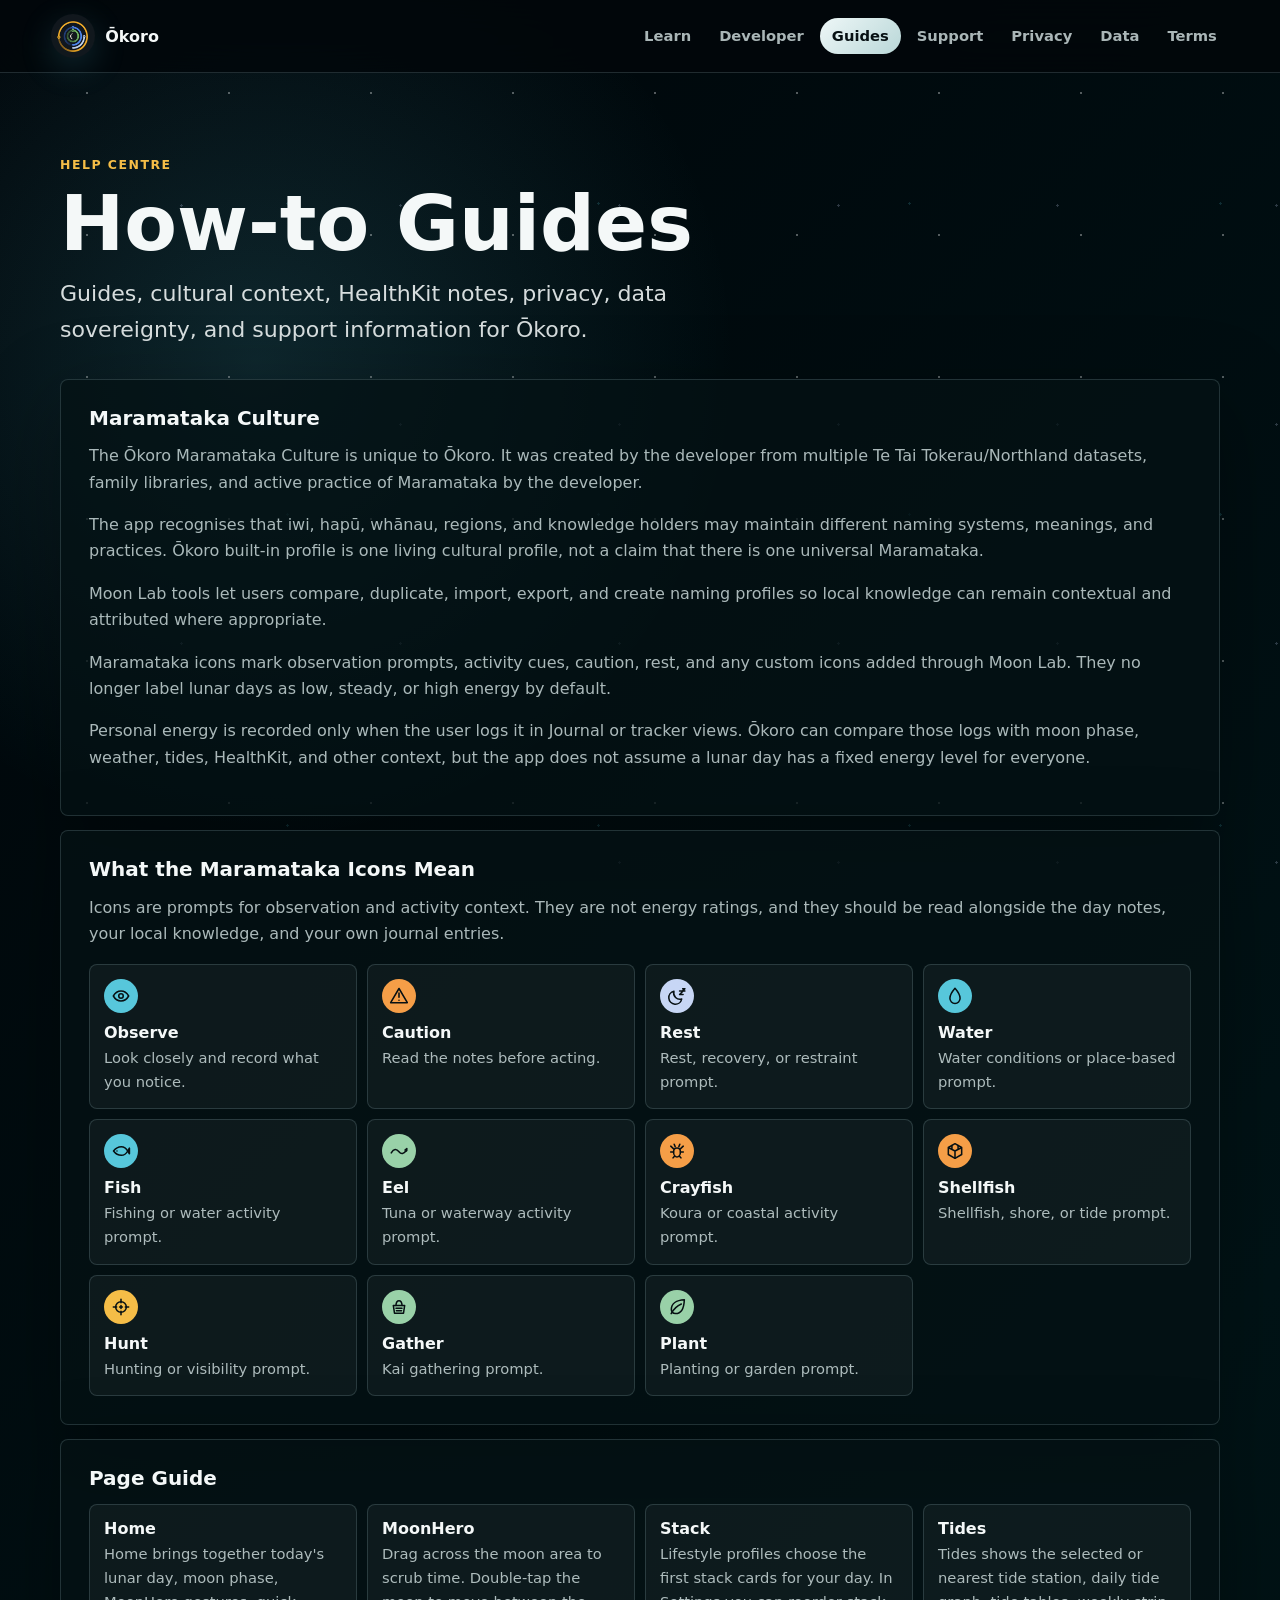
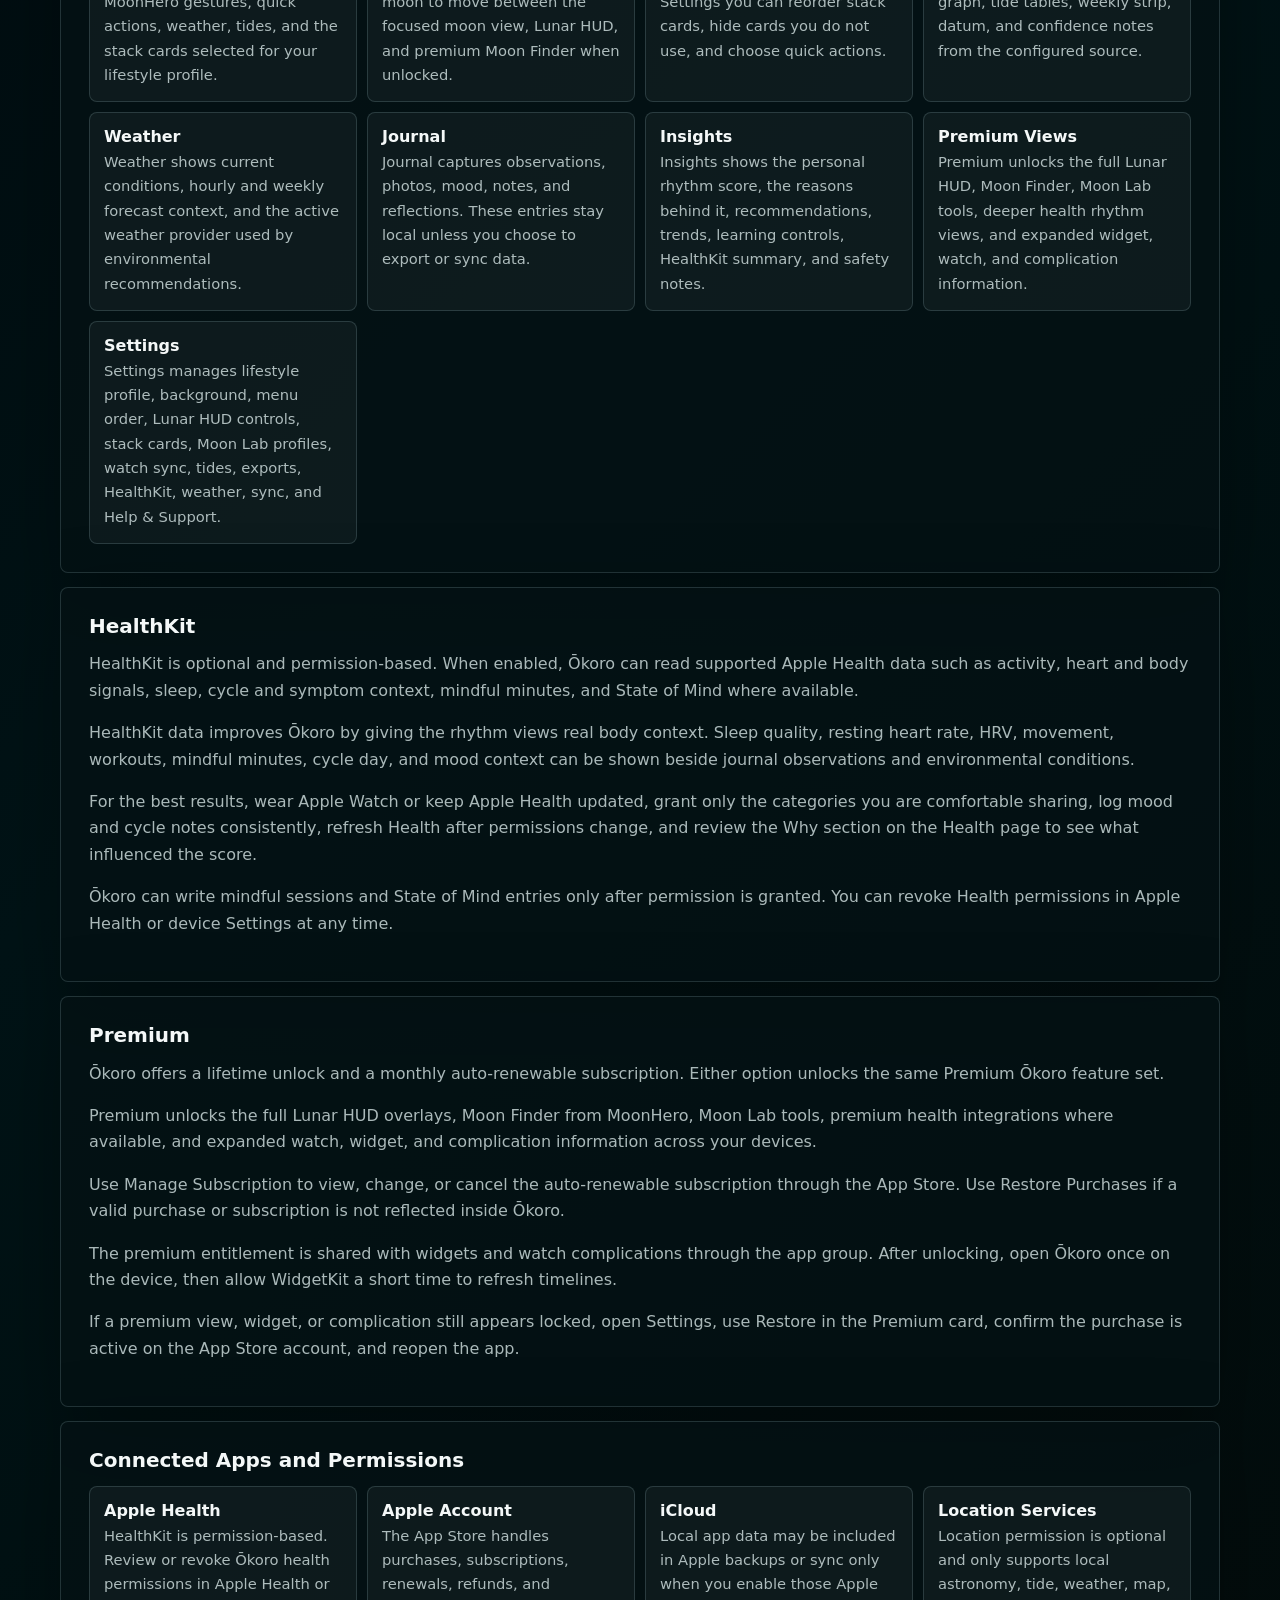
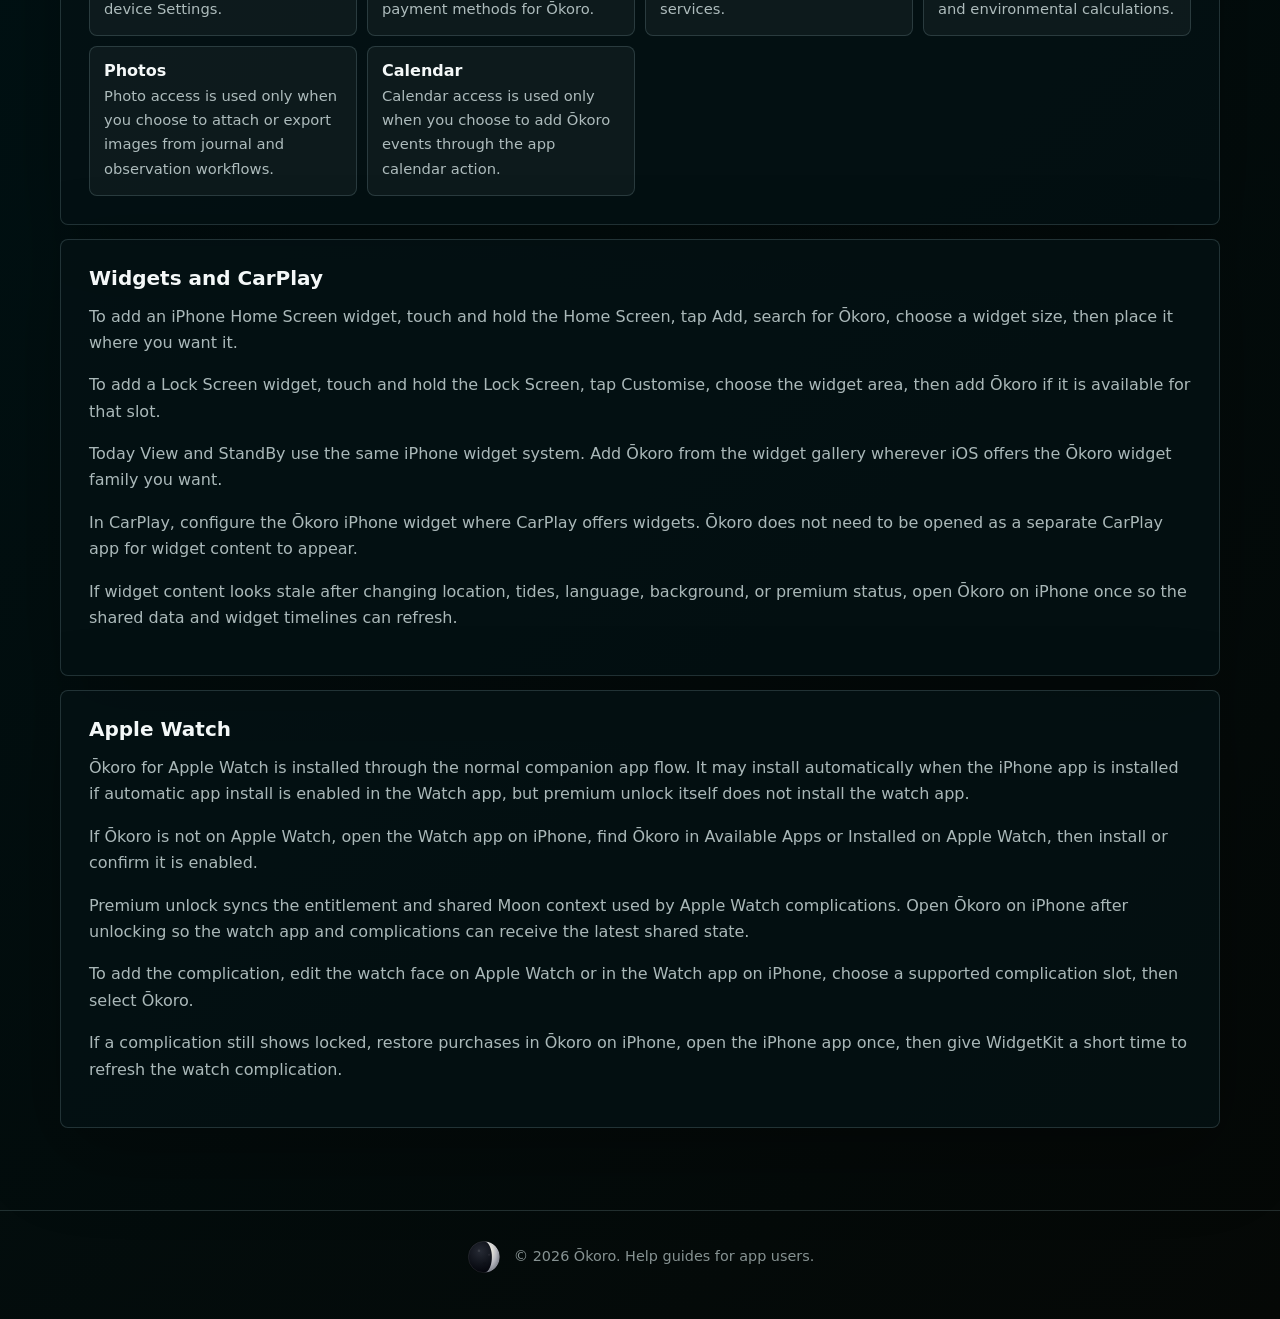
<file: guides.html>
<!doctype html>
<html lang="en">
<head>
    <meta charset="utf-8">
    <meta name="viewport" content="width=device-width, initial-scale=1">
    <title>How-to Guides | &#332;koro</title>
    <meta name="description" content="&#332;koro help guides for Maramataka icons, app pages, HealthKit, Premium, widgets, Apple Watch, and connected apps.">
    <link rel="icon" type="image/png" href="/favicon.png">
    <link rel="icon" type="image/png" href="assets/okoro-app-icon.png">
    <link rel="stylesheet" href="site.css">
</head>
<body>
    <svg class="svg-defs" aria-hidden="true" focusable="false">
        <symbol id="icon-eye" viewBox="0 0 24 24">
            <path d="M2.8 12s3.4-6 9.2-6 9.2 6 9.2 6-3.4 6-9.2 6-9.2-6-9.2-6Z"/>
            <circle cx="12" cy="12" r="2.7"/>
        </symbol>
        <symbol id="icon-warning" viewBox="0 0 24 24">
            <path d="M12 3 22 20H2L12 3Z"/>
            <path d="M12 8.3v5.2M12 17.2h.01"/>
        </symbol>
        <symbol id="icon-rest" viewBox="0 0 24 24">
            <path d="M17.6 15.7A7.6 7.6 0 0 1 8.3 6.4a7.8 7.8 0 1 0 9.3 9.3Z"/>
            <path d="M15.1 6h4.2l-4.2 4.2h4.2M18.8 3.2h2.7l-2.7 2.7h2.7"/>
        </symbol>
        <symbol id="icon-drop" viewBox="0 0 24 24">
            <path d="M12 2.8s6.1 7 6.1 12a6.1 6.1 0 0 1-12.2 0c0-5 6.1-12 6.1-12Z"/>
        </symbol>
        <symbol id="icon-fish" viewBox="0 0 24 24">
            <path d="M3 12s4-5.2 9.3-5.2c3.7 0 6.1 2 7.7 5.2-1.6 3.2-4 5.2-7.7 5.2C7 17.2 3 12 3 12Z"/>
            <path d="m20 12 2.1-3.4v6.8L20 12ZM7.2 12h.01"/>
        </symbol>
        <symbol id="icon-eel" viewBox="0 0 24 24">
            <path d="M2.7 14.2c3.1-5.2 6.2-5.3 9.3-1.3 2.6 3.4 5.6 2.9 9.3-2"/>
            <path d="M19.2 10.8 21.4 9l-.4 3"/>
        </symbol>
        <symbol id="icon-crayfish" viewBox="0 0 24 24">
            <path d="M12 8.4c2.4 0 4.1 1.9 4.1 4.7 0 3.1-1.8 6.1-4.1 6.1s-4.1-3-4.1-6.1c0-2.8 1.7-4.7 4.1-4.7Z"/>
            <path d="M8 9.4 4.5 6.2M16 9.4l3.5-3.2M7.9 13.2H4.4M16.1 13.2h3.5M9.3 18.1l-2 2.1M14.7 18.1l2 2.1M9.8 6.8 8.6 3.9M14.2 6.8l1.2-2.9"/>
        </symbol>
        <symbol id="icon-shellfish" viewBox="0 0 24 24">
            <path d="M12 3.2 20 7.8v8.4l-8 4.6-8-4.6V7.8l8-4.6Z"/>
            <path d="M4.4 8.1 12 12l7.6-3.9M12 12v8.3M8.3 5.3v4.8M15.7 5.3v4.8"/>
        </symbol>
        <symbol id="icon-scope" viewBox="0 0 24 24">
            <circle cx="12" cy="12" r="6.4"/>
            <path d="M12 2.8v4M12 17.2v4M2.8 12h4M17.2 12h4M12 10.3v3.4M10.3 12h3.4"/>
        </symbol>
        <symbol id="icon-basket" viewBox="0 0 24 24">
            <path d="M5.2 10.2h13.6l-1.4 9.2H6.6l-1.4-9.2Z"/>
            <path d="M8.3 10.2C8.6 6.4 9.9 4.5 12 4.5s3.4 1.9 3.7 5.7M8.4 13.5h7.2M8.9 16.4h6.2"/>
        </symbol>
        <symbol id="icon-leaf" viewBox="0 0 24 24">
            <path d="M20.8 3.2C11.2 3.6 5.2 8 5.2 14.8c0 3.1 2.1 5.1 5.1 5.1 6.6 0 10.1-7.1 10.5-16.7Z"/>
            <path d="M5 20c3.1-5.6 7.2-9.4 12.2-11.5"/>
        </symbol>
    </svg>
    <header class="site-header">
        <a class="brand" href="index.html" aria-label="&#332;koro home">
            <img src="assets/okoro-logo.png" alt="" width="44" height="44">
            <span>&#332;koro</span>
        </a>
        <nav aria-label="Main navigation">
            <a href="index.html">Learn</a>
            <a href="about.html">Developer</a>
            <a href="guides.html" aria-current="page">Guides</a>
            <a href="support.html">Support</a>
            <a href="privacy.html">Privacy</a>
            <a href="data-sovereignty.html">Data</a>
            <a href="terms.html">Terms</a>
        </nav>
    </header>

    <main class="page">
        <section class="page-hero">
            <p class="eyebrow">Help Centre</p>
            <h1>How-to Guides</h1>
            <p class="lede">Guides, cultural context, HealthKit notes, privacy, data sovereignty, and support information for &#332;koro.</p>
        </section>

        <section class="policy-stack">
            <article class="policy-card">
                <h2>Maramataka Culture</h2>
                <p>The &#332;koro Maramataka Culture is unique to &#332;koro. It was created by the developer from multiple Te Tai Tokerau/Northland datasets, family libraries, and active practice of Maramataka by the developer.</p>
                <p>The app recognises that iwi, hapū, whānau, regions, and knowledge holders may maintain different naming systems, meanings, and practices. &#332;koro built-in profile is one living cultural profile, not a claim that there is one universal Maramataka.</p>
                <p>Moon Lab tools let users compare, duplicate, import, export, and create naming profiles so local knowledge can remain contextual and attributed where appropriate.</p>
                <p>Maramataka icons mark observation prompts, activity cues, caution, rest, and any custom icons added through Moon Lab. They no longer label lunar days as low, steady, or high energy by default.</p>
                <p>Personal energy is recorded only when the user logs it in Journal or tracker views. &#332;koro can compare those logs with moon phase, weather, tides, HealthKit, and other context, but the app does not assume a lunar day has a fixed energy level for everyone.</p>
            </article>

            <article class="policy-card">
                <h2>What the Maramataka Icons Mean</h2>
                <p>Icons are prompts for observation and activity context. They are not energy ratings, and they should be read alongside the day notes, your local knowledge, and your own journal entries.</p>
                <div class="legend-grid">
                    <div><span class="legend-icon tide"><svg viewBox="0 0 24 24"><use href="#icon-eye"></use></svg></span><strong>Observe</strong><p>Look closely and record what you notice.</p></div>
                    <div><span class="legend-icon warning"><svg viewBox="0 0 24 24"><use href="#icon-warning"></use></svg></span><strong>Caution</strong><p>Read the notes before acting.</p></div>
                    <div><span class="legend-icon moon"><svg viewBox="0 0 24 24"><use href="#icon-rest"></use></svg></span><strong>Rest</strong><p>Rest, recovery, or restraint prompt.</p></div>
                    <div><span class="legend-icon tide"><svg viewBox="0 0 24 24"><use href="#icon-drop"></use></svg></span><strong>Water</strong><p>Water conditions or place-based prompt.</p></div>
                    <div><span class="legend-icon tide"><svg viewBox="0 0 24 24"><use href="#icon-fish"></use></svg></span><strong>Fish</strong><p>Fishing or water activity prompt.</p></div>
                    <div><span class="legend-icon environment"><svg viewBox="0 0 24 24"><use href="#icon-eel"></use></svg></span><strong>Eel</strong><p>Tuna or waterway activity prompt.</p></div>
                    <div><span class="legend-icon warning"><svg viewBox="0 0 24 24"><use href="#icon-crayfish"></use></svg></span><strong>Crayfish</strong><p>Koura or coastal activity prompt.</p></div>
                    <div><span class="legend-icon warning"><svg viewBox="0 0 24 24"><use href="#icon-shellfish"></use></svg></span><strong>Shellfish</strong><p>Shellfish, shore, or tide prompt.</p></div>
                    <div><span class="legend-icon premium"><svg viewBox="0 0 24 24"><use href="#icon-scope"></use></svg></span><strong>Hunt</strong><p>Hunting or visibility prompt.</p></div>
                    <div><span class="legend-icon environment"><svg viewBox="0 0 24 24"><use href="#icon-basket"></use></svg></span><strong>Gather</strong><p>Kai gathering prompt.</p></div>
                    <div><span class="legend-icon environment"><svg viewBox="0 0 24 24"><use href="#icon-leaf"></use></svg></span><strong>Plant</strong><p>Planting or garden prompt.</p></div>
                </div>
            </article>

            <article class="policy-card">
                <h2>Page Guide</h2>
                <div class="guide-grid">
                    <div><strong>Home</strong><p>Home brings together today's lunar day, moon phase, MoonHero gestures, quick actions, weather, tides, and the stack cards selected for your lifestyle profile.</p></div>
                    <div><strong>MoonHero</strong><p>Drag across the moon area to scrub time. Double-tap the moon to move between the focused moon view, Lunar HUD, and premium Moon Finder when unlocked.</p></div>
                    <div><strong>Stack</strong><p>Lifestyle profiles choose the first stack cards for your day. In Settings you can reorder stack cards, hide cards you do not use, and choose quick actions.</p></div>
                    <div><strong>Tides</strong><p>Tides shows the selected or nearest tide station, daily tide graph, tide tables, weekly strip, datum, and confidence notes from the configured source.</p></div>
                    <div><strong>Weather</strong><p>Weather shows current conditions, hourly and weekly forecast context, and the active weather provider used by environmental recommendations.</p></div>
                    <div><strong>Journal</strong><p>Journal captures observations, photos, mood, notes, and reflections. These entries stay local unless you choose to export or sync data.</p></div>
                    <div><strong>Insights</strong><p>Insights shows the personal rhythm score, the reasons behind it, recommendations, trends, learning controls, HealthKit summary, and safety notes.</p></div>
                    <div><strong>Premium Views</strong><p>Premium unlocks the full Lunar HUD, Moon Finder, Moon Lab tools, deeper health rhythm views, and expanded widget, watch, and complication information.</p></div>
                    <div><strong>Settings</strong><p>Settings manages lifestyle profile, background, menu order, Lunar HUD controls, stack cards, Moon Lab profiles, watch sync, tides, exports, HealthKit, weather, sync, and Help & Support.</p></div>
                </div>
            </article>

            <article class="policy-card">
                <h2>HealthKit</h2>
                <p>HealthKit is optional and permission-based. When enabled, &#332;koro can read supported Apple Health data such as activity, heart and body signals, sleep, cycle and symptom context, mindful minutes, and State of Mind where available.</p>
                <p>HealthKit data improves &#332;koro by giving the rhythm views real body context. Sleep quality, resting heart rate, HRV, movement, workouts, mindful minutes, cycle day, and mood context can be shown beside journal observations and environmental conditions.</p>
                <p>For the best results, wear Apple Watch or keep Apple Health updated, grant only the categories you are comfortable sharing, log mood and cycle notes consistently, refresh Health after permissions change, and review the Why section on the Health page to see what influenced the score.</p>
                <p>&#332;koro can write mindful sessions and State of Mind entries only after permission is granted. You can revoke Health permissions in Apple Health or device Settings at any time.</p>
            </article>

            <article class="policy-card">
                <h2>Premium</h2>
                <p>&#332;koro offers a lifetime unlock and a monthly auto-renewable subscription. Either option unlocks the same Premium &#332;koro feature set.</p>
                <p>Premium unlocks the full Lunar HUD overlays, Moon Finder from MoonHero, Moon Lab tools, premium health integrations where available, and expanded watch, widget, and complication information across your devices.</p>
                <p>Use Manage Subscription to view, change, or cancel the auto-renewable subscription through the App Store. Use Restore Purchases if a valid purchase or subscription is not reflected inside &#332;koro.</p>
                <p>The premium entitlement is shared with widgets and watch complications through the app group. After unlocking, open &#332;koro once on the device, then allow WidgetKit a short time to refresh timelines.</p>
                <p>If a premium view, widget, or complication still appears locked, open Settings, use Restore in the Premium card, confirm the purchase is active on the App Store account, and reopen the app.</p>
            </article>

            <article class="policy-card">
                <h2>Connected Apps and Permissions</h2>
                <div class="guide-grid">
                    <div><strong>Apple Health</strong><p>HealthKit is permission-based. Review or revoke &#332;koro health permissions in Apple Health or device Settings.</p></div>
                    <div><strong>Apple Account</strong><p>The App Store handles purchases, subscriptions, renewals, refunds, and payment methods for &#332;koro.</p></div>
                    <div><strong>iCloud</strong><p>Local app data may be included in Apple backups or sync only when you enable those Apple services.</p></div>
                    <div><strong>Location Services</strong><p>Location permission is optional and only supports local astronomy, tide, weather, map, and environmental calculations.</p></div>
                    <div><strong>Photos</strong><p>Photo access is used only when you choose to attach or export images from journal and observation workflows.</p></div>
                    <div><strong>Calendar</strong><p>Calendar access is used only when you choose to add &#332;koro events through the app calendar action.</p></div>
                </div>
            </article>

            <article class="policy-card">
                <h2>Widgets and CarPlay</h2>
                <p>To add an iPhone Home Screen widget, touch and hold the Home Screen, tap Add, search for &#332;koro, choose a widget size, then place it where you want it.</p>
                <p>To add a Lock Screen widget, touch and hold the Lock Screen, tap Customise, choose the widget area, then add &#332;koro if it is available for that slot.</p>
                <p>Today View and StandBy use the same iPhone widget system. Add &#332;koro from the widget gallery wherever iOS offers the &#332;koro widget family you want.</p>
                <p>In CarPlay, configure the &#332;koro iPhone widget where CarPlay offers widgets. &#332;koro does not need to be opened as a separate CarPlay app for widget content to appear.</p>
                <p>If widget content looks stale after changing location, tides, language, background, or premium status, open &#332;koro on iPhone once so the shared data and widget timelines can refresh.</p>
            </article>

            <article class="policy-card">
                <h2>Apple Watch</h2>
                <p>&#332;koro for Apple Watch is installed through the normal companion app flow. It may install automatically when the iPhone app is installed if automatic app install is enabled in the Watch app, but premium unlock itself does not install the watch app.</p>
                <p>If &#332;koro is not on Apple Watch, open the Watch app on iPhone, find &#332;koro in Available Apps or Installed on Apple Watch, then install or confirm it is enabled.</p>
                <p>Premium unlock syncs the entitlement and shared Moon context used by Apple Watch complications. Open &#332;koro on iPhone after unlocking so the watch app and complications can receive the latest shared state.</p>
                <p>To add the complication, edit the watch face on Apple Watch or in the Watch app on iPhone, choose a supported complication slot, then select &#332;koro.</p>
                <p>If a complication still shows locked, restore purchases in &#332;koro on iPhone, open the iPhone app once, then give WidgetKit a short time to refresh the watch complication.</p>
            </article>
        </section>
    </main>

    <footer class="site-footer">
        <img src="assets/maramataka-moon-okoro.svg" alt="" width="36" height="36">
        <p>© 2026 &#332;koro. Help guides for app users.</p>
    </footer>
</body>
</html>
</file>
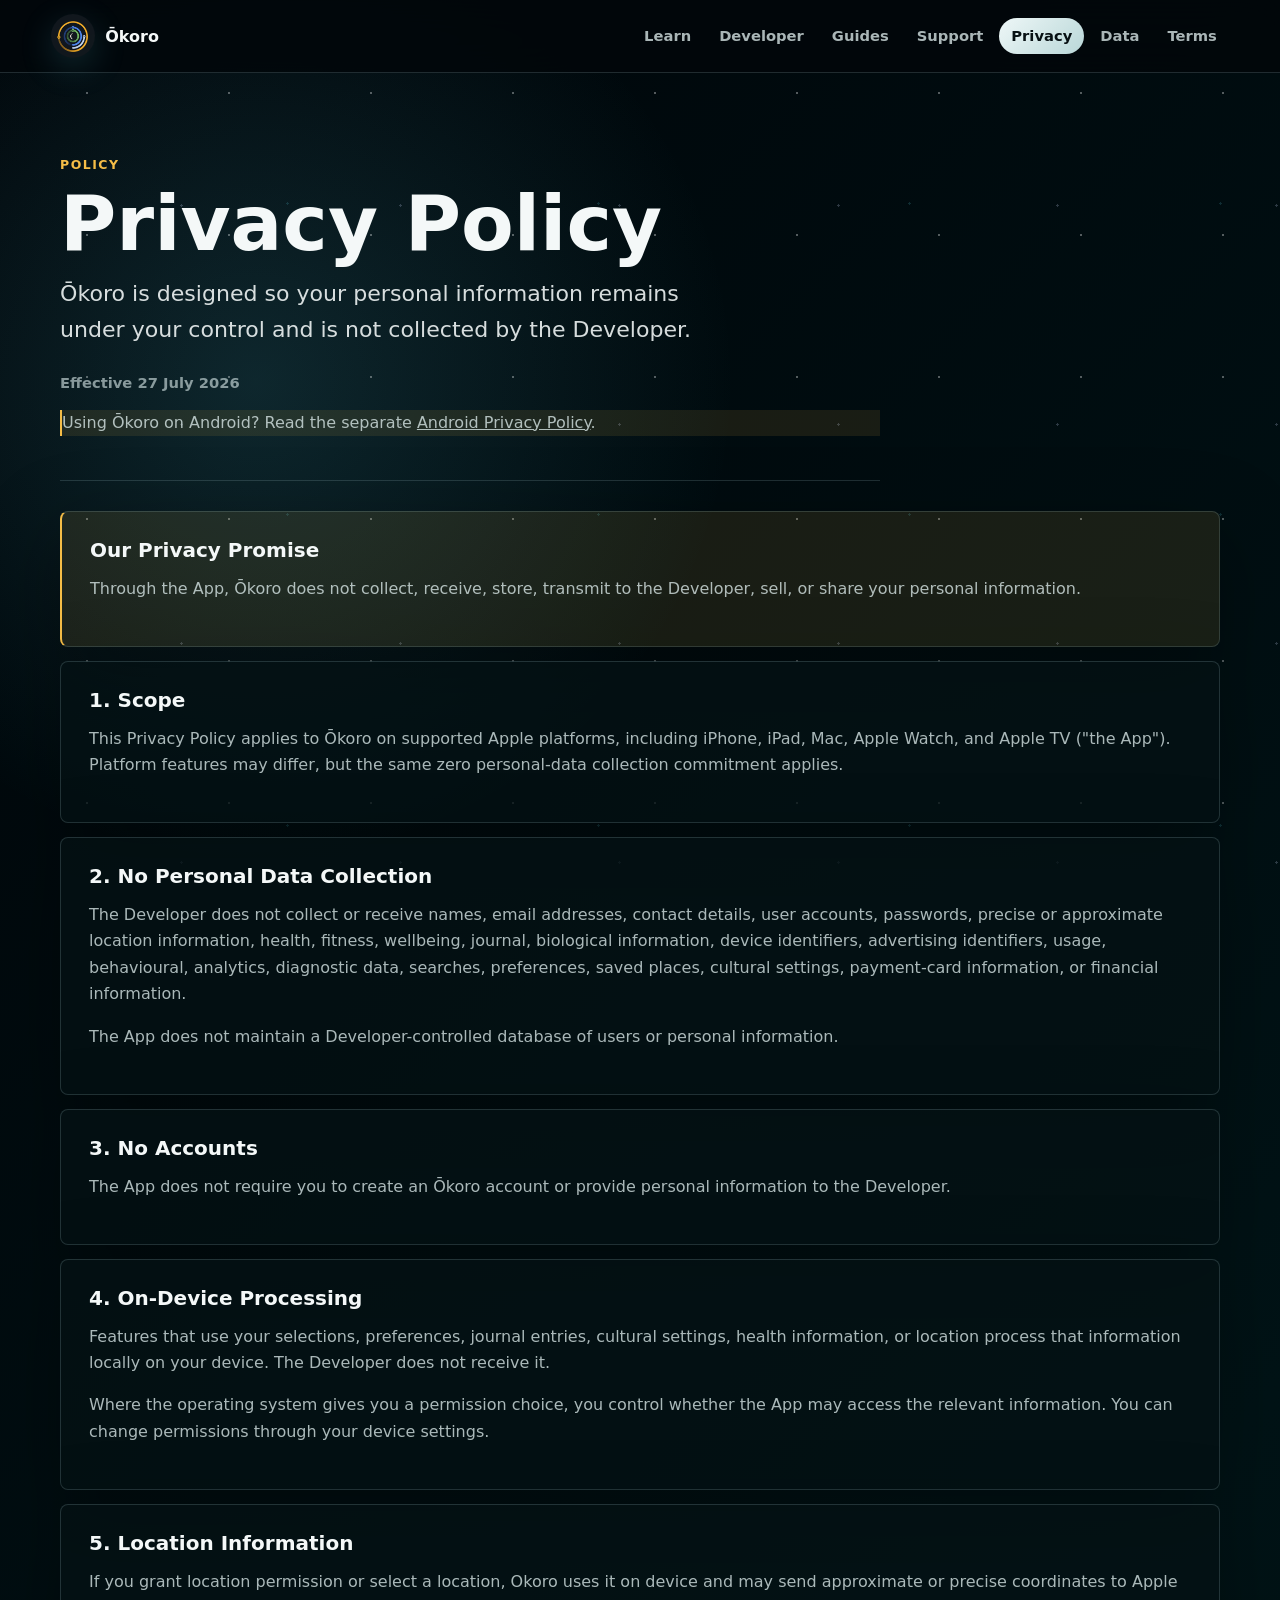
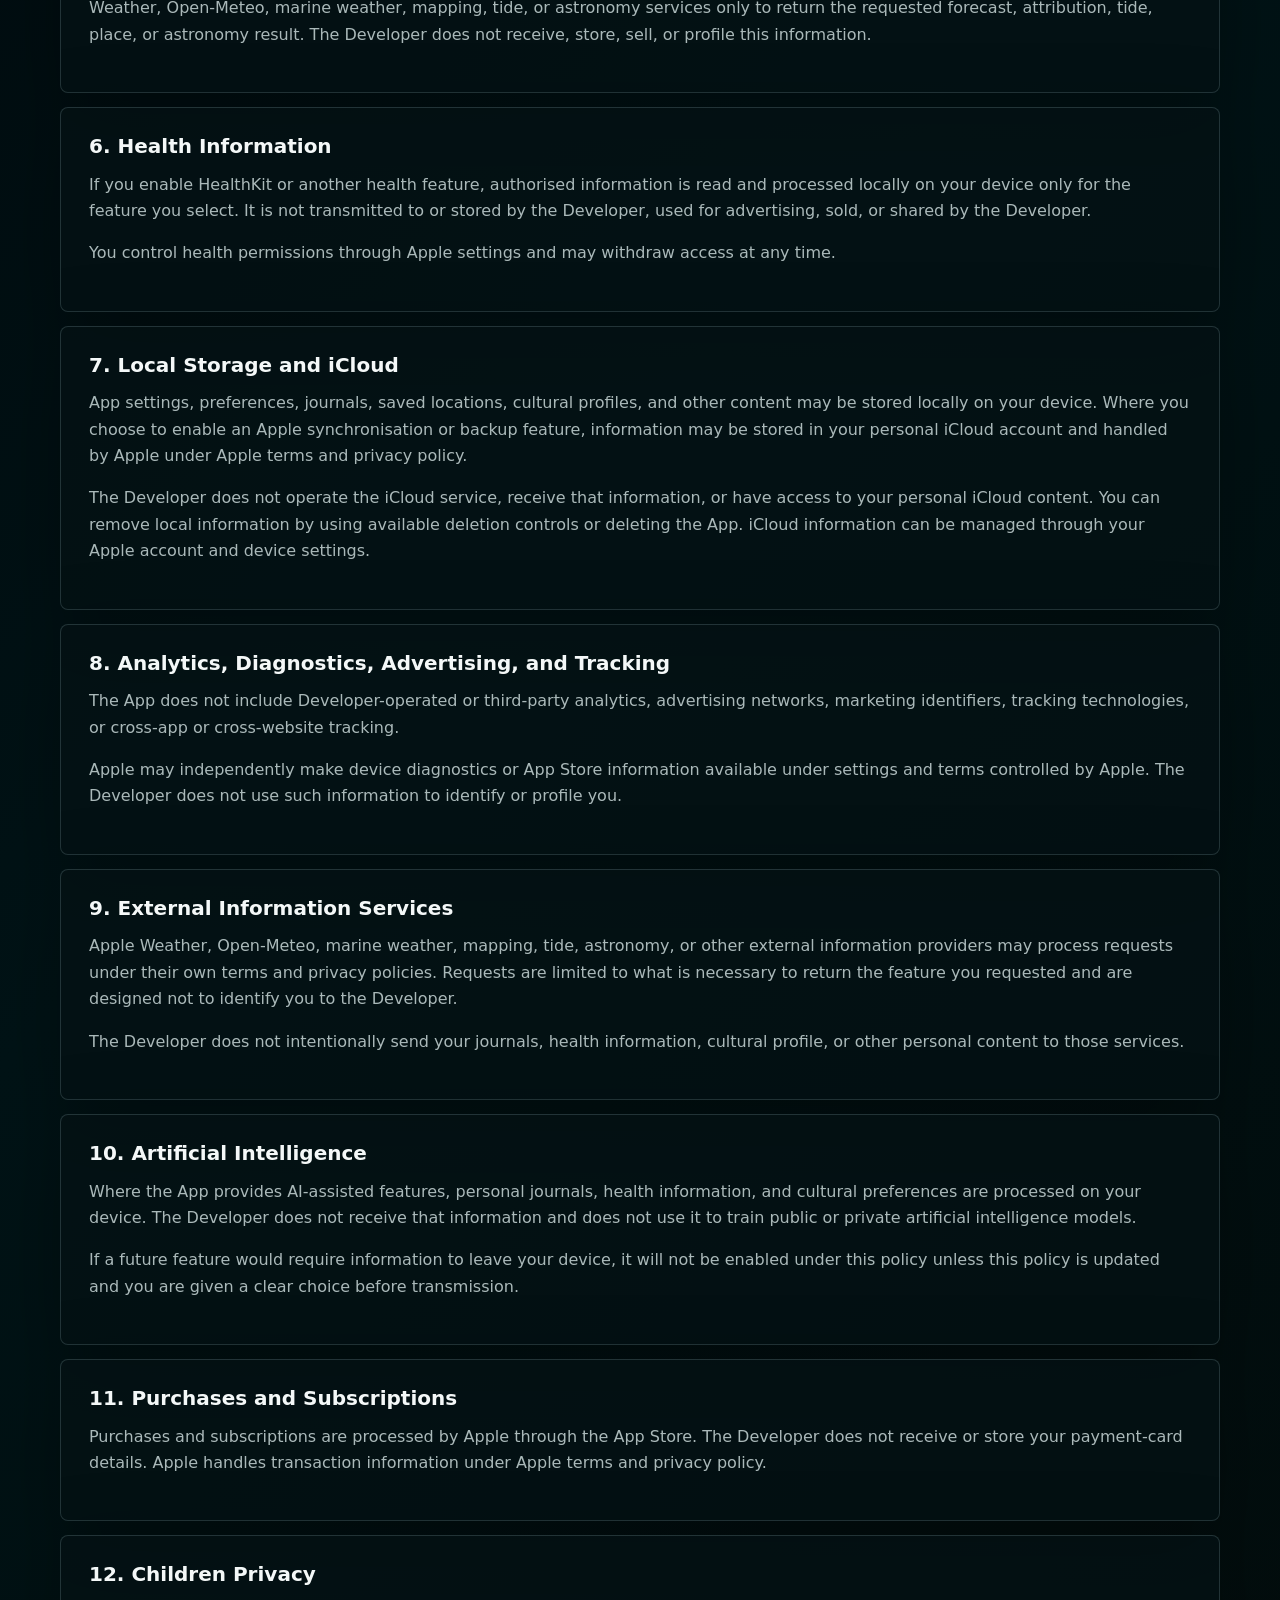
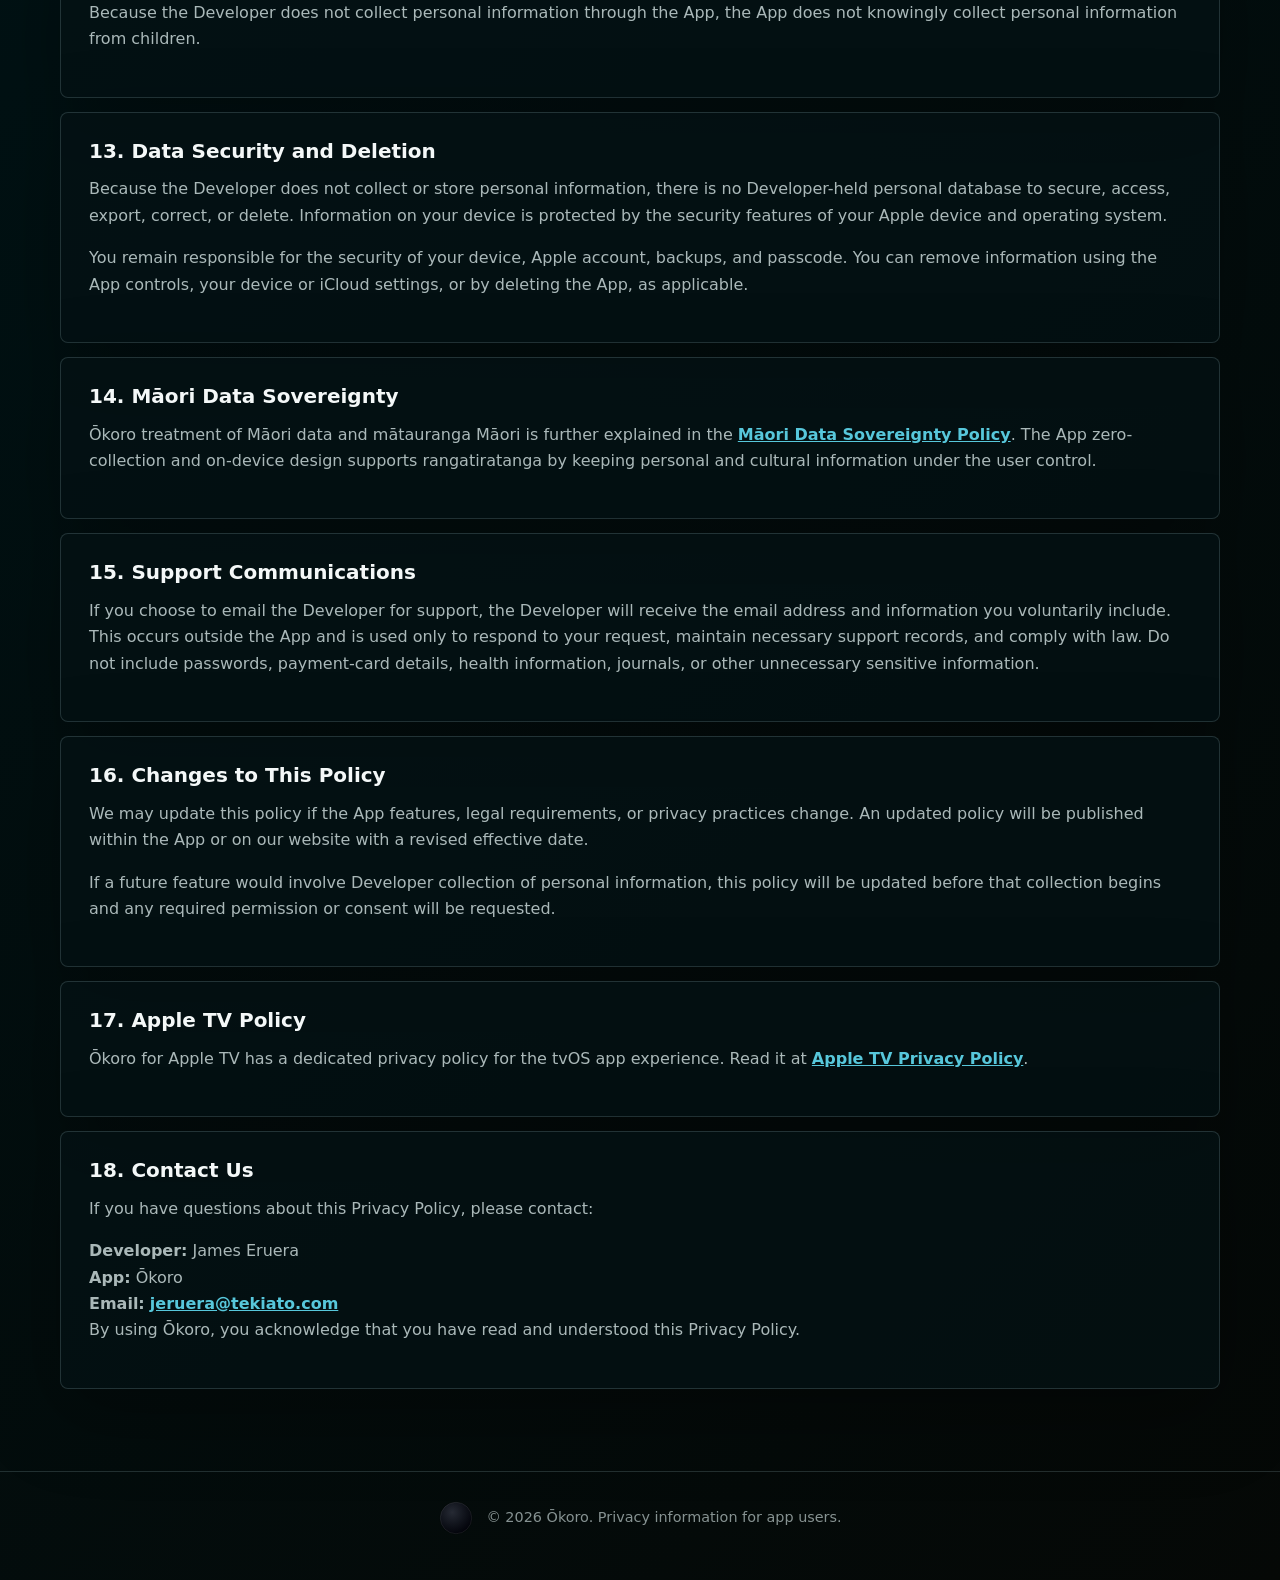
<file: privacy.html>
<!doctype html>
<html lang="en">
<head>
    <meta charset="utf-8">
    <meta name="viewport" content="width=device-width, initial-scale=1">
    <title>Privacy Policy | &#332;koro</title>
    <meta name="description" content="&#332;koro privacy policy for app users.">
    <link rel="icon" type="image/png" href="/favicon.png">
    <link rel="icon" type="image/png" href="assets/okoro-app-icon.png">
    <link rel="stylesheet" href="site.css">
</head>
<body>
    <header class="site-header">
        <a class="brand" href="index.html" aria-label="&#332;koro home">
            <img src="assets/okoro-logo.png" alt="" width="44" height="44">
            <span>&#332;koro</span>
        </a>
        <nav aria-label="Main navigation">
            <a href="index.html">Learn</a>
            <a href="about.html">Developer</a>
            <a href="guides.html">Guides</a>
            <a href="support.html">Support</a>
            <a href="privacy.html" aria-current="page">Privacy</a>
            <a href="data-sovereignty.html">Data</a>
            <a href="terms.html">Terms</a>
        </nav>
    </header>

    <main class="page">
        <section class="page-hero legal-hero">
            <p class="eyebrow">Policy</p>
            <h1>Privacy Policy</h1>
            <p class="lede">&#332;koro is designed so your personal information remains under your control and is not collected by the Developer.</p>
            <p class="effective">Effective 27 July 2026</p>
            <p class="notice">Using &#332;koro on Android? Read the separate <a href="android-privacy.html">Android Privacy Policy</a>.</p>
        </section>

        <section class="policy-stack">
            <article class="policy-card promise">
                <h2>Our Privacy Promise</h2>
                <p>Through the App, &#332;koro does not collect, receive, store, transmit to the Developer, sell, or share your personal information.</p>
            </article>

            <article class="policy-card"><h2>1. Scope</h2><p>This Privacy Policy applies to &#332;koro on supported Apple platforms, including iPhone, iPad, Mac, Apple Watch, and Apple TV ("the App"). Platform features may differ, but the same zero personal-data collection commitment applies.</p></article>
            <article class="policy-card"><h2>2. No Personal Data Collection</h2><p>The Developer does not collect or receive names, email addresses, contact details, user accounts, passwords, precise or approximate location information, health, fitness, wellbeing, journal, biological information, device identifiers, advertising identifiers, usage, behavioural, analytics, diagnostic data, searches, preferences, saved places, cultural settings, payment-card information, or financial information.</p><p>The App does not maintain a Developer-controlled database of users or personal information.</p></article>
            <article class="policy-card"><h2>3. No Accounts</h2><p>The App does not require you to create an &#332;koro account or provide personal information to the Developer.</p></article>
            <article class="policy-card"><h2>4. On-Device Processing</h2><p>Features that use your selections, preferences, journal entries, cultural settings, health information, or location process that information locally on your device. The Developer does not receive it.</p><p>Where the operating system gives you a permission choice, you control whether the App may access the relevant information. You can change permissions through your device settings.</p></article>
            <article class="policy-card"><h2>5. Location Information</h2><p>If you grant location permission or select a location, Okoro uses it on device and may send approximate or precise coordinates to Apple Weather, Open-Meteo, marine weather, mapping, tide, or astronomy services only to return the requested forecast, attribution, tide, place, or astronomy result. The Developer does not receive, store, sell, or profile this information.</p></article>
            <article class="policy-card"><h2>6. Health Information</h2><p>If you enable HealthKit or another health feature, authorised information is read and processed locally on your device only for the feature you select. It is not transmitted to or stored by the Developer, used for advertising, sold, or shared by the Developer.</p><p>You control health permissions through Apple settings and may withdraw access at any time.</p></article>
            <article class="policy-card"><h2>7. Local Storage and iCloud</h2><p>App settings, preferences, journals, saved locations, cultural profiles, and other content may be stored locally on your device. Where you choose to enable an Apple synchronisation or backup feature, information may be stored in your personal iCloud account and handled by Apple under Apple terms and privacy policy.</p><p>The Developer does not operate the iCloud service, receive that information, or have access to your personal iCloud content. You can remove local information by using available deletion controls or deleting the App. iCloud information can be managed through your Apple account and device settings.</p></article>
            <article class="policy-card"><h2>8. Analytics, Diagnostics, Advertising, and Tracking</h2><p>The App does not include Developer-operated or third-party analytics, advertising networks, marketing identifiers, tracking technologies, or cross-app or cross-website tracking.</p><p>Apple may independently make device diagnostics or App Store information available under settings and terms controlled by Apple. The Developer does not use such information to identify or profile you.</p></article>
            <article class="policy-card"><h2>9. External Information Services</h2><p>Apple Weather, Open-Meteo, marine weather, mapping, tide, astronomy, or other external information providers may process requests under their own terms and privacy policies. Requests are limited to what is necessary to return the feature you requested and are designed not to identify you to the Developer.</p><p>The Developer does not intentionally send your journals, health information, cultural profile, or other personal content to those services.</p></article>
            <article class="policy-card"><h2>10. Artificial Intelligence</h2><p>Where the App provides AI-assisted features, personal journals, health information, and cultural preferences are processed on your device. The Developer does not receive that information and does not use it to train public or private artificial intelligence models.</p><p>If a future feature would require information to leave your device, it will not be enabled under this policy unless this policy is updated and you are given a clear choice before transmission.</p></article>
            <article class="policy-card"><h2>11. Purchases and Subscriptions</h2><p>Purchases and subscriptions are processed by Apple through the App Store. The Developer does not receive or store your payment-card details. Apple handles transaction information under Apple terms and privacy policy.</p></article>
            <article class="policy-card"><h2>12. Children Privacy</h2><p>Because the Developer does not collect personal information through the App, the App does not knowingly collect personal information from children.</p></article>
            <article class="policy-card"><h2>13. Data Security and Deletion</h2><p>Because the Developer does not collect or store personal information, there is no Developer-held personal database to secure, access, export, correct, or delete. Information on your device is protected by the security features of your Apple device and operating system.</p><p>You remain responsible for the security of your device, Apple account, backups, and passcode. You can remove information using the App controls, your device or iCloud settings, or by deleting the App, as applicable.</p></article>
            <article class="policy-card"><h2>14. Māori Data Sovereignty</h2><p>&#332;koro treatment of Māori data and mātauranga Māori is further explained in the <a href="data-sovereignty.html">Māori Data Sovereignty Policy</a>. The App zero-collection and on-device design supports rangatiratanga by keeping personal and cultural information under the user control.</p></article>
            <article class="policy-card"><h2>15. Support Communications</h2><p>If you choose to email the Developer for support, the Developer will receive the email address and information you voluntarily include. This occurs outside the App and is used only to respond to your request, maintain necessary support records, and comply with law. Do not include passwords, payment-card details, health information, journals, or other unnecessary sensitive information.</p></article>
            <article class="policy-card"><h2>16. Changes to This Policy</h2><p>We may update this policy if the App features, legal requirements, or privacy practices change. An updated policy will be published within the App or on our website with a revised effective date.</p><p>If a future feature would involve Developer collection of personal information, this policy will be updated before that collection begins and any required permission or consent will be requested.</p></article>
            <article class="policy-card"><h2>17. Apple TV Policy</h2><p>&#332;koro for Apple TV has a dedicated privacy policy for the tvOS app experience. Read it at <a href="apple-tv-privacy.html">Apple TV Privacy Policy</a>.</p></article>
            <article class="policy-card"><h2>18. Contact Us</h2><p>If you have questions about this Privacy Policy, please contact:</p><address><strong>Developer:</strong> James Eruera<br><strong>App:</strong> &#332;koro<br><strong>Email:</strong> <a href="mailto:jeruera@tekiato.com">jeruera@tekiato.com</a></address><p>By using &#332;koro, you acknowledge that you have read and understood this Privacy Policy.</p></article>
        </section>
    </main>

    <footer class="site-footer">
        <img src="assets/maramataka-moon-new.svg" alt="" width="36" height="36">
        <p>© 2026 &#332;koro. Privacy information for app users.</p>
    </footer>
</body>
</html>
</file>
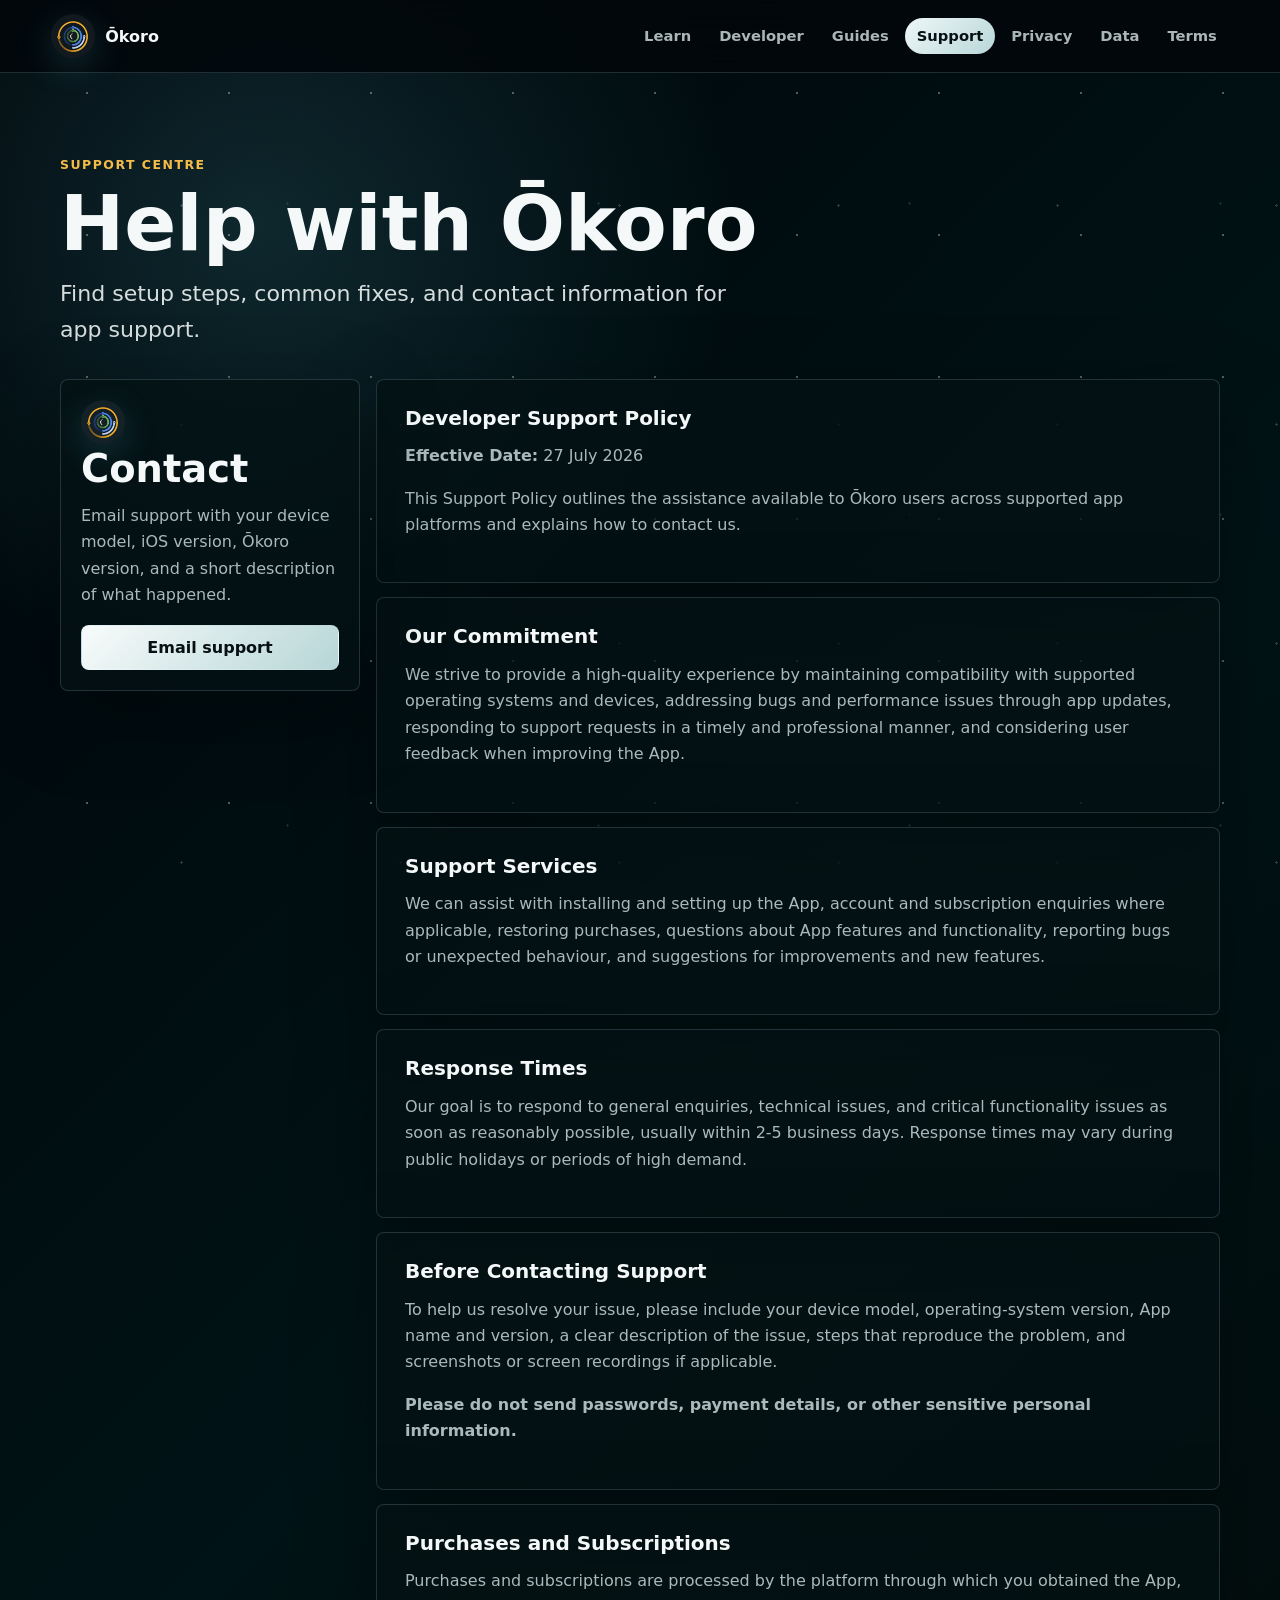
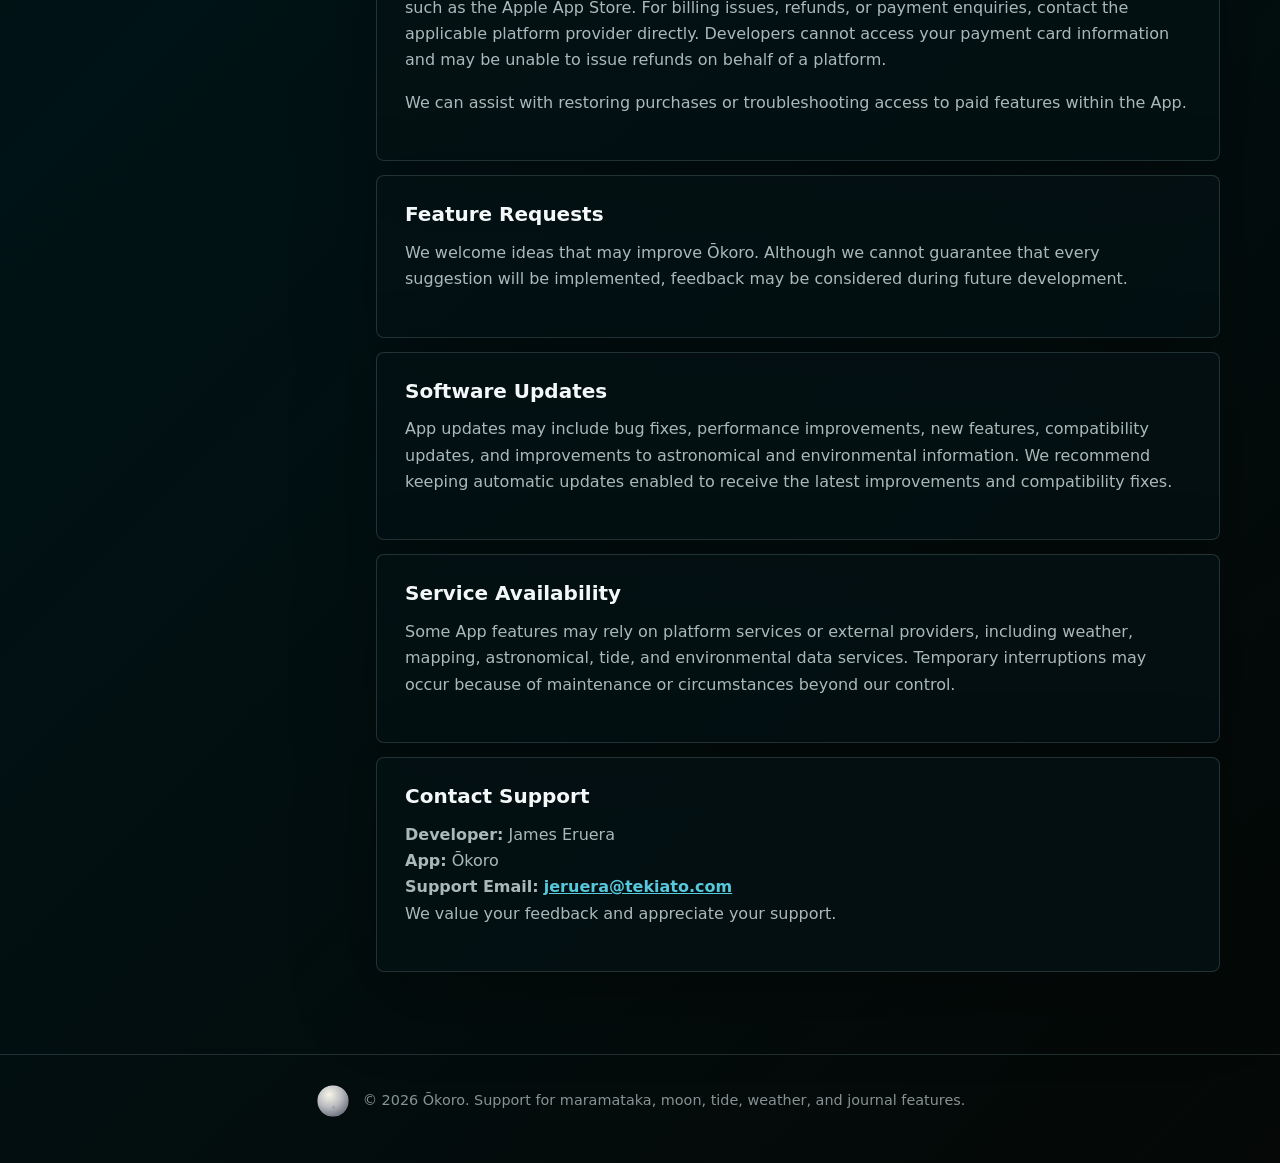
<file: support.html>
<!doctype html>
<html lang="en">
<head>
    <meta charset="utf-8">
    <meta name="viewport" content="width=device-width, initial-scale=1">
    <title>Support | &#332;koro</title>
    <meta name="description" content="Get help with &#332;koro setup, location, tides, weather, HealthKit, purchases, and data.">
    <link rel="icon" type="image/png" href="/favicon.png">
    <link rel="icon" type="image/png" href="assets/okoro-app-icon.png">
    <link rel="stylesheet" href="site.css">
</head>
<body>
    <header class="site-header">
        <a class="brand" href="index.html" aria-label="&#332;koro home">
            <img src="assets/okoro-logo.png" alt="" width="44" height="44">
            <span>&#332;koro</span>
        </a>
        <nav aria-label="Main navigation">
            <a href="index.html">Learn</a>
            <a href="about.html">Developer</a>
            <a href="guides.html">Guides</a>
            <a href="support.html" aria-current="page">Support</a>
            <a href="privacy.html">Privacy</a>
            <a href="data-sovereignty.html">Data</a>
            <a href="terms.html">Terms</a>
        </nav>
    </header>

    <main class="page">
        <section class="page-hero">
            <p class="eyebrow">Support Centre</p>
            <h1>Help with &#332;koro</h1>
            <p class="lede">Find setup steps, common fixes, and contact information for app support.</p>
        </section>

        <section class="support-layout">
            <aside class="contact-panel">
                <img src="assets/okoro-logo.png" alt="&#332;koro app icon" width="96" height="96">
                <h2>Contact</h2>
                <p>Email support with your device model, iOS version, &#332;koro version, and a short description of what happened.</p>
                <a class="button primary full" href="mailto:jeruera@tekiato.com?subject=%C5%8Ckoro%20Support">Email support</a>
            </aside>

            <div class="article-stack">
                <article class="policy-card"><h2>Developer Support Policy</h2><p><strong>Effective Date:</strong> 27 July 2026</p><p>This Support Policy outlines the assistance available to &#332;koro users across supported app platforms and explains how to contact us.</p></article>
                <article class="policy-card"><h2>Our Commitment</h2><p>We strive to provide a high-quality experience by maintaining compatibility with supported operating systems and devices, addressing bugs and performance issues through app updates, responding to support requests in a timely and professional manner, and considering user feedback when improving the App.</p></article>
                <article class="policy-card"><h2>Support Services</h2><p>We can assist with installing and setting up the App, account and subscription enquiries where applicable, restoring purchases, questions about App features and functionality, reporting bugs or unexpected behaviour, and suggestions for improvements and new features.</p></article>
                <article class="policy-card"><h2>Response Times</h2><p>Our goal is to respond to general enquiries, technical issues, and critical functionality issues as soon as reasonably possible, usually within 2-5 business days. Response times may vary during public holidays or periods of high demand.</p></article>
                <article class="policy-card"><h2>Before Contacting Support</h2><p>To help us resolve your issue, please include your device model, operating-system version, App name and version, a clear description of the issue, steps that reproduce the problem, and screenshots or screen recordings if applicable.</p><p><strong>Please do not send passwords, payment details, or other sensitive personal information.</strong></p></article>
                <article class="policy-card"><h2>Purchases and Subscriptions</h2><p>Purchases and subscriptions are processed by the platform through which you obtained the App, such as the Apple App Store. For billing issues, refunds, or payment enquiries, contact the applicable platform provider directly. Developers cannot access your payment card information and may be unable to issue refunds on behalf of a platform.</p><p>We can assist with restoring purchases or troubleshooting access to paid features within the App.</p></article>
                <article class="policy-card"><h2>Feature Requests</h2><p>We welcome ideas that may improve &#332;koro. Although we cannot guarantee that every suggestion will be implemented, feedback may be considered during future development.</p></article>
                <article class="policy-card"><h2>Software Updates</h2><p>App updates may include bug fixes, performance improvements, new features, compatibility updates, and improvements to astronomical and environmental information. We recommend keeping automatic updates enabled to receive the latest improvements and compatibility fixes.</p></article>
                <article class="policy-card"><h2>Service Availability</h2><p>Some App features may rely on platform services or external providers, including weather, mapping, astronomical, tide, and environmental data services. Temporary interruptions may occur because of maintenance or circumstances beyond our control.</p></article>
                <article class="policy-card"><h2>Contact Support</h2><address><strong>Developer:</strong> James Eruera<br><strong>App:</strong> &#332;koro<br><strong>Support Email:</strong> <a href="mailto:jeruera@tekiato.com">jeruera@tekiato.com</a></address><p>We value your feedback and appreciate your support.</p></article>
            </div>
        </section>
    </main>

    <footer class="site-footer">
        <img src="assets/maramataka-moon-full.svg" alt="" width="36" height="36">
        <p>© 2026 &#332;koro. Support for maramataka, moon, tide, weather, and journal features.</p>
    </footer>
</body>
</html>
</file>
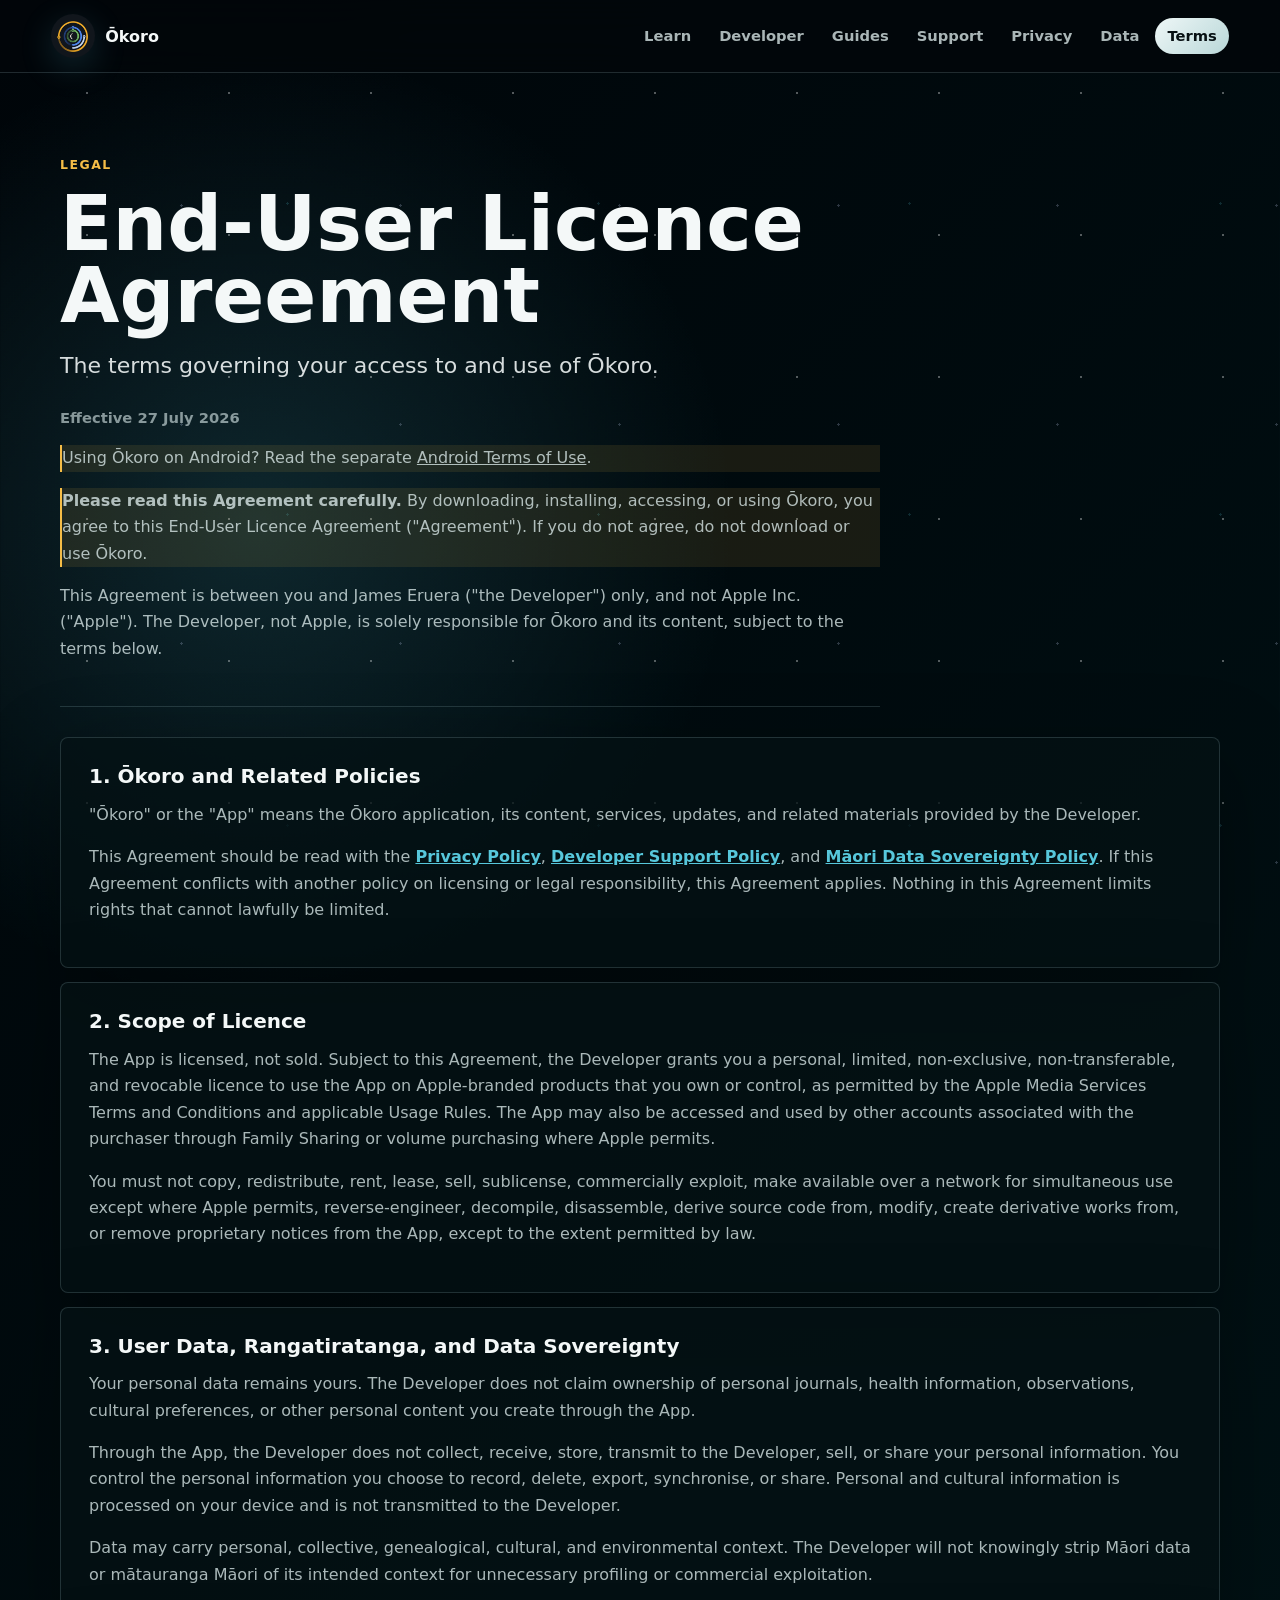
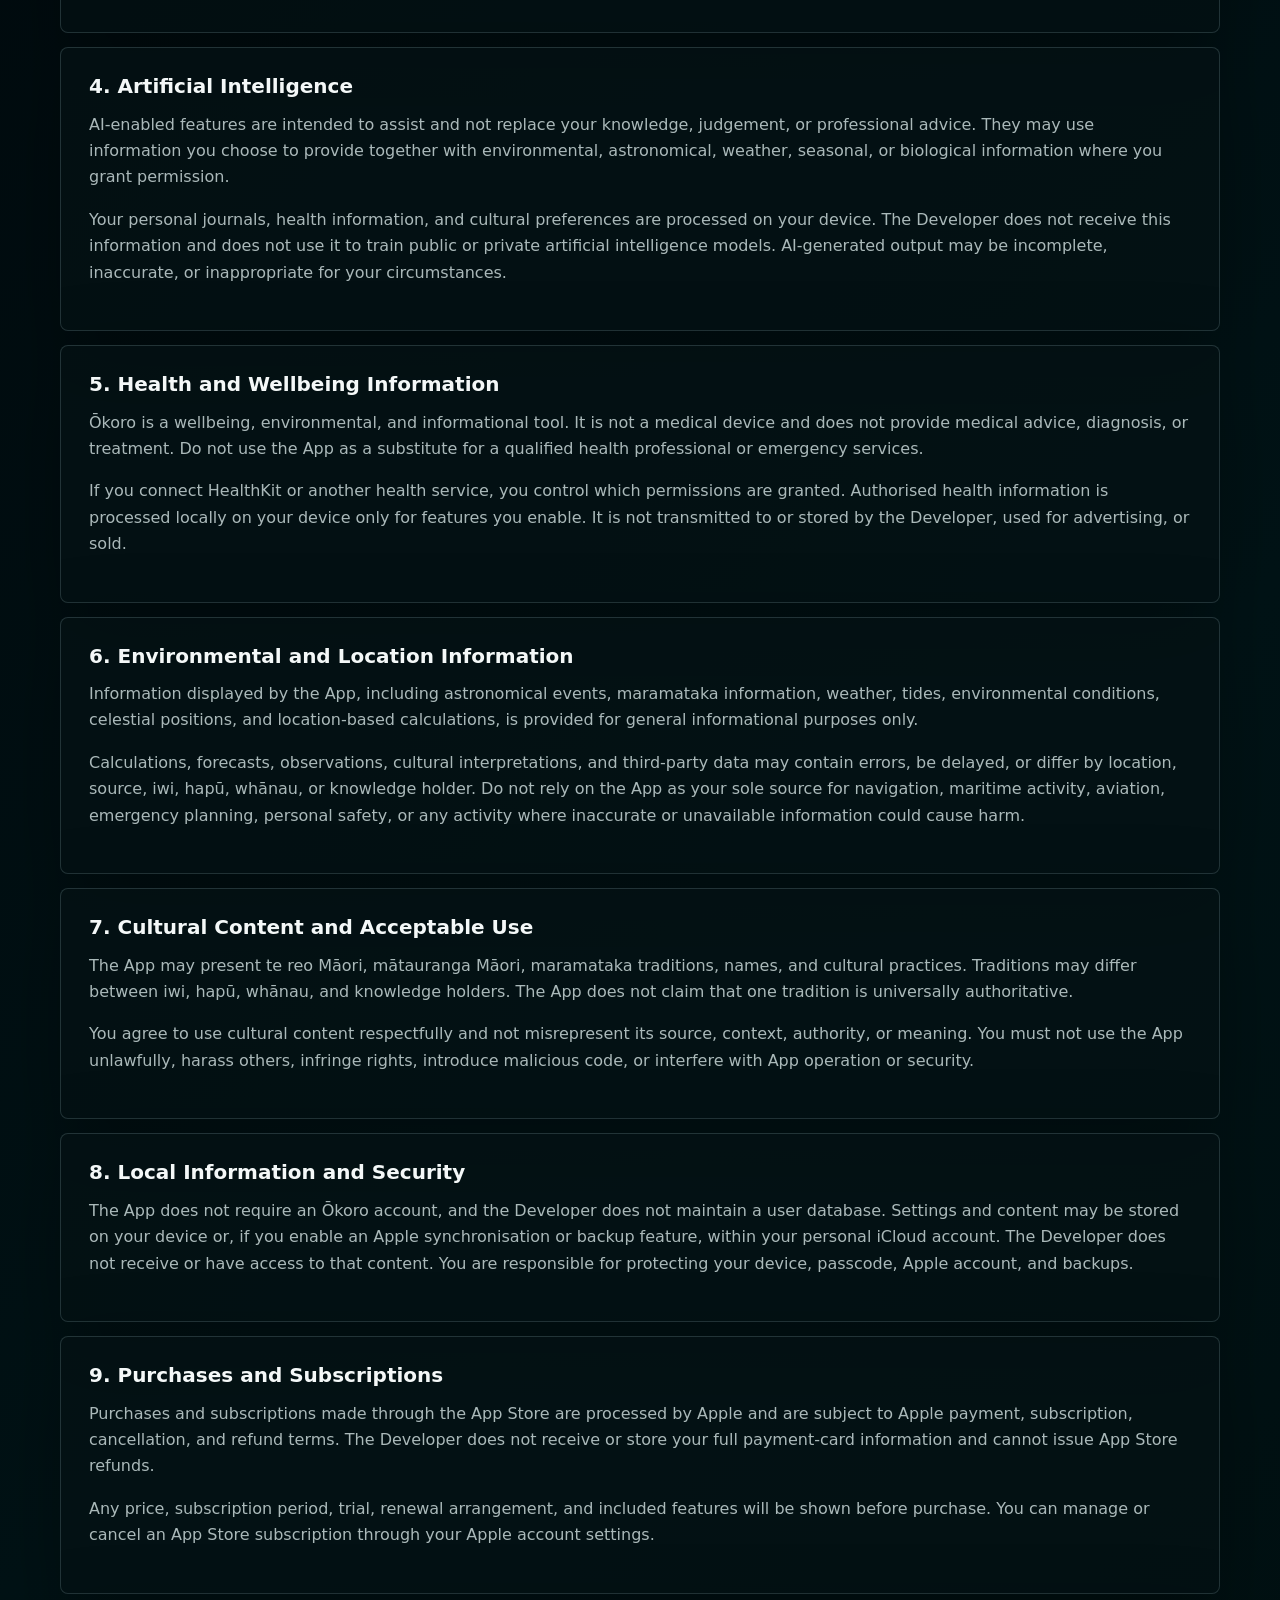
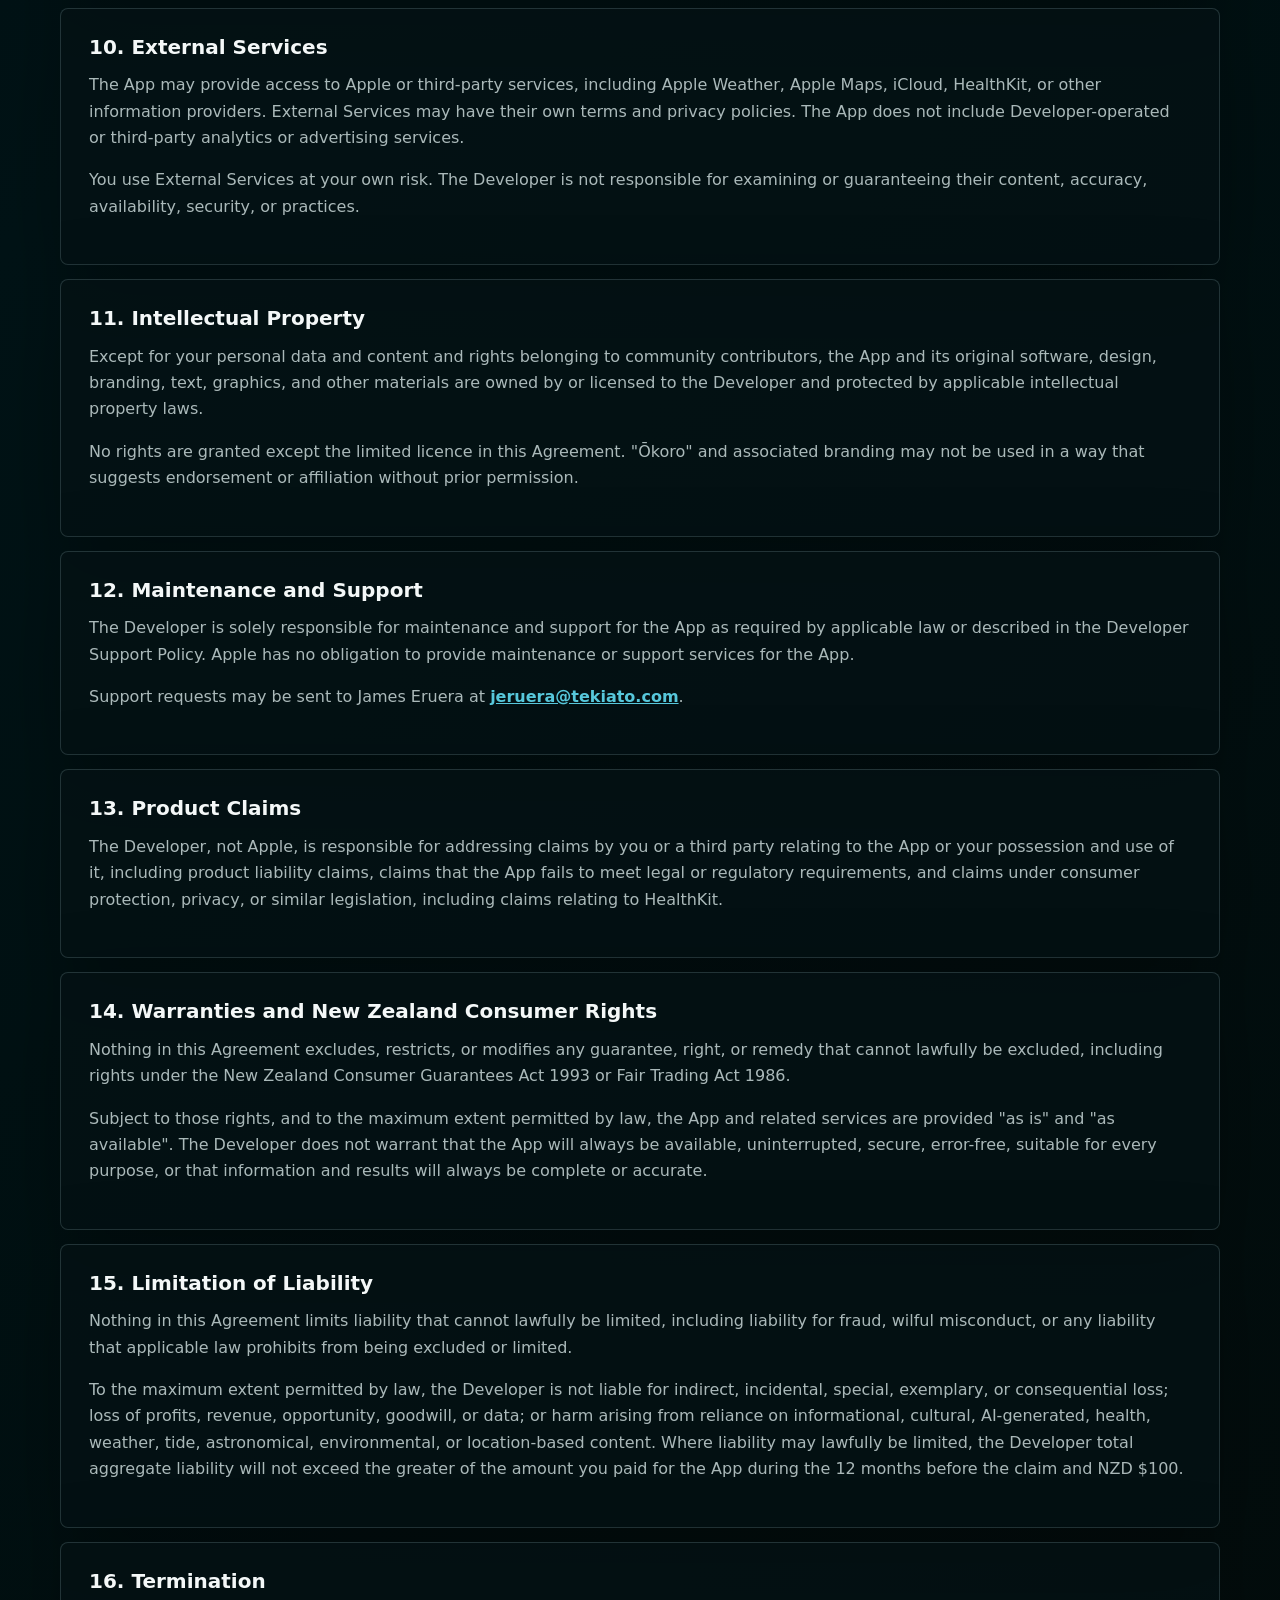
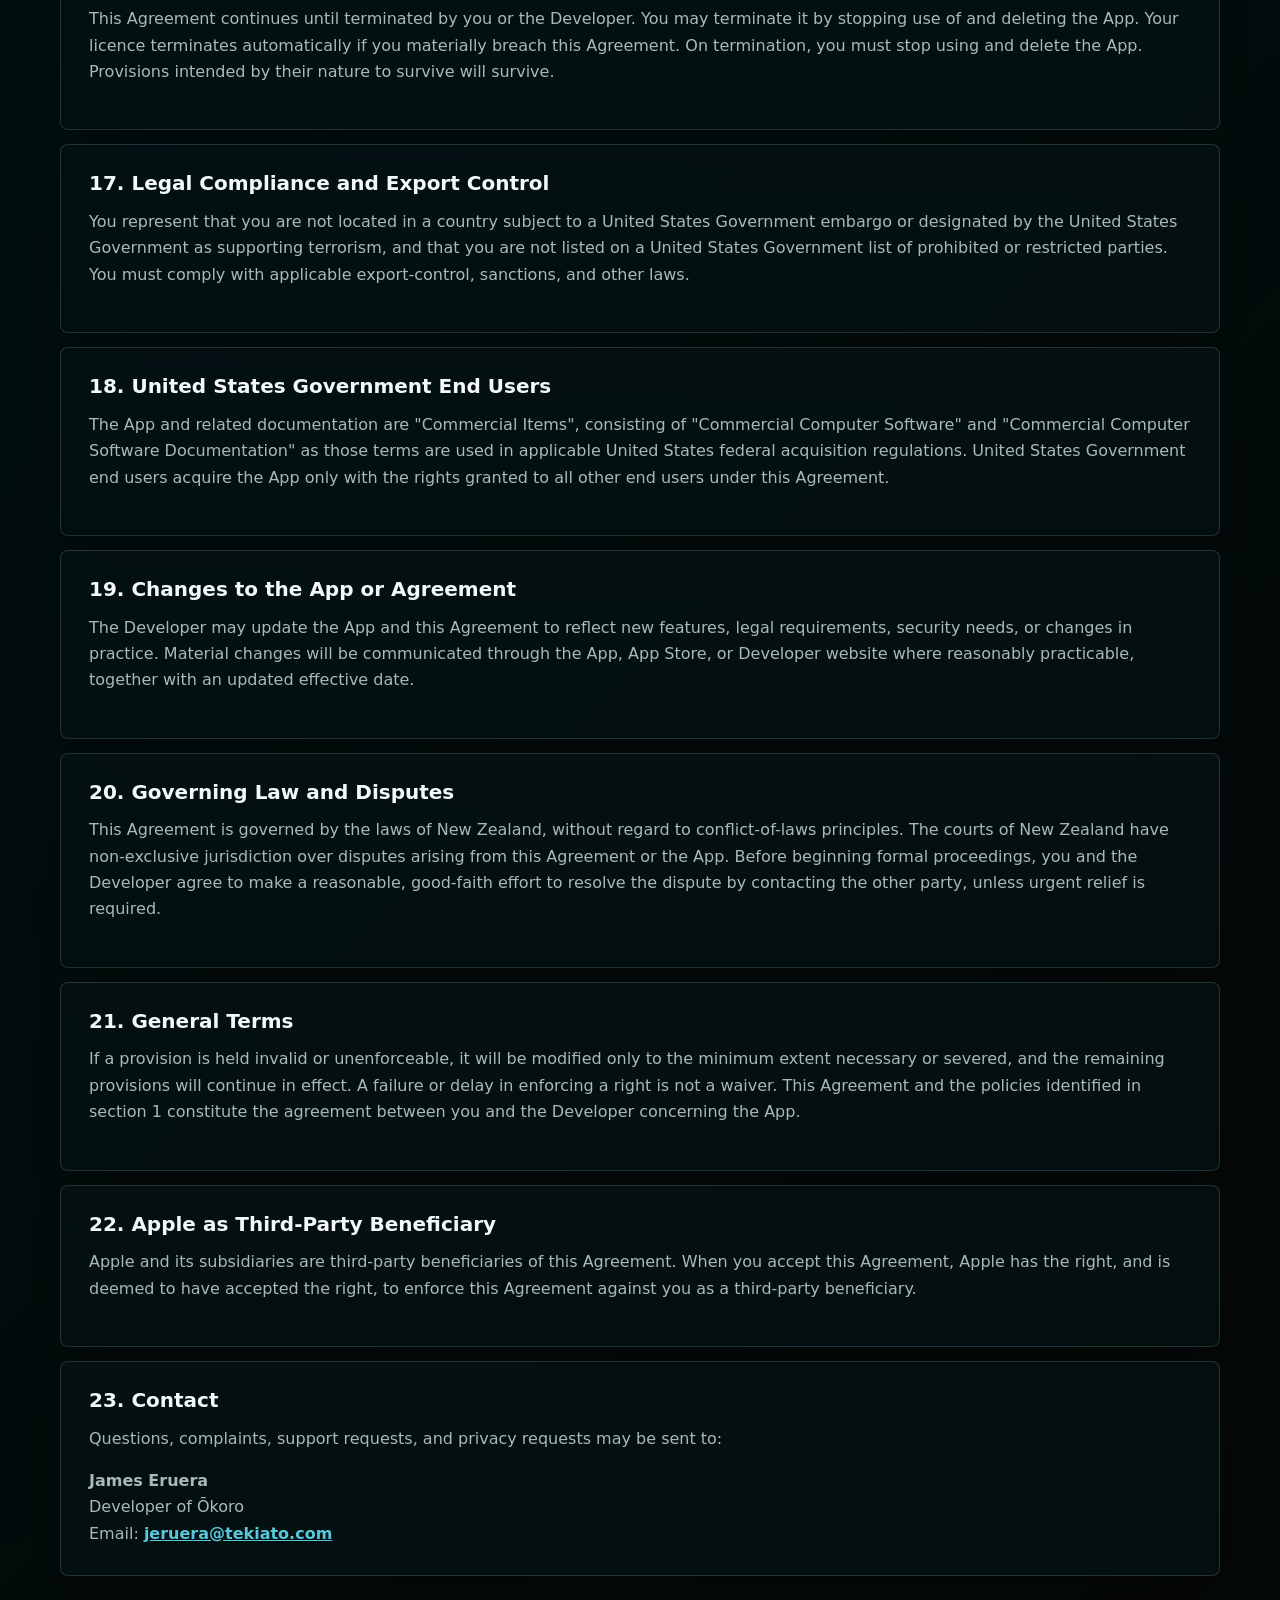
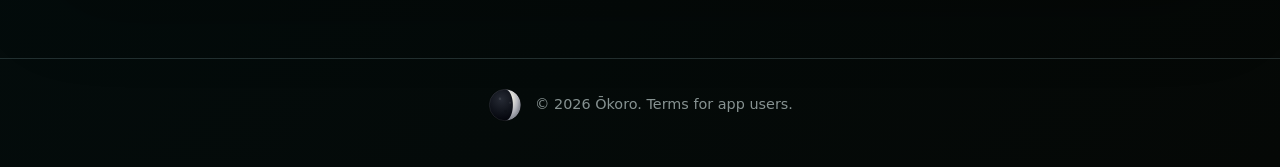
<file: terms.html>
<!doctype html>
<html lang="en">
<head>
    <meta charset="utf-8">
    <meta name="viewport" content="width=device-width, initial-scale=1">
    <title>Terms of Use | &#332;koro</title>
    <meta name="description" content="&#332;koro terms of use for app users.">
    <link rel="icon" type="image/png" href="/favicon.png">
    <link rel="icon" type="image/png" href="assets/okoro-app-icon.png">
    <link rel="stylesheet" href="site.css">
</head>
<body>
    <header class="site-header">
        <a class="brand" href="index.html" aria-label="&#332;koro home">
            <img src="assets/okoro-logo.png" alt="" width="44" height="44">
            <span>&#332;koro</span>
        </a>
        <nav aria-label="Main navigation">
            <a href="index.html">Learn</a>
            <a href="about.html">Developer</a>
            <a href="guides.html">Guides</a>
            <a href="support.html">Support</a>
            <a href="privacy.html">Privacy</a>
            <a href="data-sovereignty.html">Data</a>
            <a href="terms.html" aria-current="page">Terms</a>
        </nav>
    </header>

    <main class="page">
        <section class="page-hero legal-hero">
            <p class="eyebrow">Legal</p>
            <h1>End-User Licence Agreement</h1>
            <p class="lede">The terms governing your access to and use of &#332;koro.</p>
            <p class="effective">Effective 27 July 2026</p>
            <p class="notice">Using &#332;koro on Android? Read the separate <a href="android-terms.html">Android Terms of Use</a>.</p>
            <p class="notice"><strong>Please read this Agreement carefully.</strong> By downloading, installing, accessing, or using &#332;koro, you agree to this End-User Licence Agreement ("Agreement"). If you do not agree, do not download or use &#332;koro.</p>
            <p>This Agreement is between you and James Eruera ("the Developer") only, and not Apple Inc. ("Apple"). The Developer, not Apple, is solely responsible for &#332;koro and its content, subject to the terms below.</p>
        </section>

        <section class="policy-stack">
            <article class="policy-card"><h2>1. &#332;koro and Related Policies</h2><p>"&#332;koro" or the "App" means the &#332;koro application, its content, services, updates, and related materials provided by the Developer.</p><p>This Agreement should be read with the <a href="privacy.html">Privacy Policy</a>, <a href="support.html">Developer Support Policy</a>, and <a href="data-sovereignty.html">Māori Data Sovereignty Policy</a>. If this Agreement conflicts with another policy on licensing or legal responsibility, this Agreement applies. Nothing in this Agreement limits rights that cannot lawfully be limited.</p></article>
            <article class="policy-card"><h2>2. Scope of Licence</h2><p>The App is licensed, not sold. Subject to this Agreement, the Developer grants you a personal, limited, non-exclusive, non-transferable, and revocable licence to use the App on Apple-branded products that you own or control, as permitted by the Apple Media Services Terms and Conditions and applicable Usage Rules. The App may also be accessed and used by other accounts associated with the purchaser through Family Sharing or volume purchasing where Apple permits.</p><p>You must not copy, redistribute, rent, lease, sell, sublicense, commercially exploit, make available over a network for simultaneous use except where Apple permits, reverse-engineer, decompile, disassemble, derive source code from, modify, create derivative works from, or remove proprietary notices from the App, except to the extent permitted by law.</p></article>
            <article class="policy-card"><h2>3. User Data, Rangatiratanga, and Data Sovereignty</h2><p>Your personal data remains yours. The Developer does not claim ownership of personal journals, health information, observations, cultural preferences, or other personal content you create through the App.</p><p>Through the App, the Developer does not collect, receive, store, transmit to the Developer, sell, or share your personal information. You control the personal information you choose to record, delete, export, synchronise, or share. Personal and cultural information is processed on your device and is not transmitted to the Developer.</p><p>Data may carry personal, collective, genealogical, cultural, and environmental context. The Developer will not knowingly strip Māori data or mātauranga Māori of its intended context for unnecessary profiling or commercial exploitation.</p></article>
            <article class="policy-card"><h2>4. Artificial Intelligence</h2><p>AI-enabled features are intended to assist and not replace your knowledge, judgement, or professional advice. They may use information you choose to provide together with environmental, astronomical, weather, seasonal, or biological information where you grant permission.</p><p>Your personal journals, health information, and cultural preferences are processed on your device. The Developer does not receive this information and does not use it to train public or private artificial intelligence models. AI-generated output may be incomplete, inaccurate, or inappropriate for your circumstances.</p></article>
            <article class="policy-card"><h2>5. Health and Wellbeing Information</h2><p>&#332;koro is a wellbeing, environmental, and informational tool. It is not a medical device and does not provide medical advice, diagnosis, or treatment. Do not use the App as a substitute for a qualified health professional or emergency services.</p><p>If you connect HealthKit or another health service, you control which permissions are granted. Authorised health information is processed locally on your device only for features you enable. It is not transmitted to or stored by the Developer, used for advertising, or sold.</p></article>
            <article class="policy-card"><h2>6. Environmental and Location Information</h2><p>Information displayed by the App, including astronomical events, maramataka information, weather, tides, environmental conditions, celestial positions, and location-based calculations, is provided for general informational purposes only.</p><p>Calculations, forecasts, observations, cultural interpretations, and third-party data may contain errors, be delayed, or differ by location, source, iwi, hapū, whānau, or knowledge holder. Do not rely on the App as your sole source for navigation, maritime activity, aviation, emergency planning, personal safety, or any activity where inaccurate or unavailable information could cause harm.</p></article>
            <article class="policy-card"><h2>7. Cultural Content and Acceptable Use</h2><p>The App may present te reo Māori, mātauranga Māori, maramataka traditions, names, and cultural practices. Traditions may differ between iwi, hapū, whānau, and knowledge holders. The App does not claim that one tradition is universally authoritative.</p><p>You agree to use cultural content respectfully and not misrepresent its source, context, authority, or meaning. You must not use the App unlawfully, harass others, infringe rights, introduce malicious code, or interfere with App operation or security.</p></article>
            <article class="policy-card"><h2>8. Local Information and Security</h2><p>The App does not require an &#332;koro account, and the Developer does not maintain a user database. Settings and content may be stored on your device or, if you enable an Apple synchronisation or backup feature, within your personal iCloud account. The Developer does not receive or have access to that content. You are responsible for protecting your device, passcode, Apple account, and backups.</p></article>
            <article class="policy-card"><h2>9. Purchases and Subscriptions</h2><p>Purchases and subscriptions made through the App Store are processed by Apple and are subject to Apple payment, subscription, cancellation, and refund terms. The Developer does not receive or store your full payment-card information and cannot issue App Store refunds.</p><p>Any price, subscription period, trial, renewal arrangement, and included features will be shown before purchase. You can manage or cancel an App Store subscription through your Apple account settings.</p></article>
            <article class="policy-card"><h2>10. External Services</h2><p>The App may provide access to Apple or third-party services, including Apple Weather, Apple Maps, iCloud, HealthKit, or other information providers. External Services may have their own terms and privacy policies. The App does not include Developer-operated or third-party analytics or advertising services.</p><p>You use External Services at your own risk. The Developer is not responsible for examining or guaranteeing their content, accuracy, availability, security, or practices.</p></article>
            <article class="policy-card"><h2>11. Intellectual Property</h2><p>Except for your personal data and content and rights belonging to community contributors, the App and its original software, design, branding, text, graphics, and other materials are owned by or licensed to the Developer and protected by applicable intellectual property laws.</p><p>No rights are granted except the limited licence in this Agreement. "&#332;koro" and associated branding may not be used in a way that suggests endorsement or affiliation without prior permission.</p></article>
            <article class="policy-card"><h2>12. Maintenance and Support</h2><p>The Developer is solely responsible for maintenance and support for the App as required by applicable law or described in the Developer Support Policy. Apple has no obligation to provide maintenance or support services for the App.</p><p>Support requests may be sent to James Eruera at <a href="mailto:jeruera@tekiato.com">jeruera@tekiato.com</a>.</p></article>
            <article class="policy-card"><h2>13. Product Claims</h2><p>The Developer, not Apple, is responsible for addressing claims by you or a third party relating to the App or your possession and use of it, including product liability claims, claims that the App fails to meet legal or regulatory requirements, and claims under consumer protection, privacy, or similar legislation, including claims relating to HealthKit.</p></article>
            <article class="policy-card"><h2>14. Warranties and New Zealand Consumer Rights</h2><p>Nothing in this Agreement excludes, restricts, or modifies any guarantee, right, or remedy that cannot lawfully be excluded, including rights under the New Zealand Consumer Guarantees Act 1993 or Fair Trading Act 1986.</p><p>Subject to those rights, and to the maximum extent permitted by law, the App and related services are provided "as is" and "as available". The Developer does not warrant that the App will always be available, uninterrupted, secure, error-free, suitable for every purpose, or that information and results will always be complete or accurate.</p></article>
            <article class="policy-card"><h2>15. Limitation of Liability</h2><p>Nothing in this Agreement limits liability that cannot lawfully be limited, including liability for fraud, wilful misconduct, or any liability that applicable law prohibits from being excluded or limited.</p><p>To the maximum extent permitted by law, the Developer is not liable for indirect, incidental, special, exemplary, or consequential loss; loss of profits, revenue, opportunity, goodwill, or data; or harm arising from reliance on informational, cultural, AI-generated, health, weather, tide, astronomical, environmental, or location-based content. Where liability may lawfully be limited, the Developer total aggregate liability will not exceed the greater of the amount you paid for the App during the 12 months before the claim and NZD $100.</p></article>
            <article class="policy-card"><h2>16. Termination</h2><p>This Agreement continues until terminated by you or the Developer. You may terminate it by stopping use of and deleting the App. Your licence terminates automatically if you materially breach this Agreement. On termination, you must stop using and delete the App. Provisions intended by their nature to survive will survive.</p></article>
            <article class="policy-card"><h2>17. Legal Compliance and Export Control</h2><p>You represent that you are not located in a country subject to a United States Government embargo or designated by the United States Government as supporting terrorism, and that you are not listed on a United States Government list of prohibited or restricted parties. You must comply with applicable export-control, sanctions, and other laws.</p></article>
            <article class="policy-card"><h2>18. United States Government End Users</h2><p>The App and related documentation are "Commercial Items", consisting of "Commercial Computer Software" and "Commercial Computer Software Documentation" as those terms are used in applicable United States federal acquisition regulations. United States Government end users acquire the App only with the rights granted to all other end users under this Agreement.</p></article>
            <article class="policy-card"><h2>19. Changes to the App or Agreement</h2><p>The Developer may update the App and this Agreement to reflect new features, legal requirements, security needs, or changes in practice. Material changes will be communicated through the App, App Store, or Developer website where reasonably practicable, together with an updated effective date.</p></article>
            <article class="policy-card"><h2>20. Governing Law and Disputes</h2><p>This Agreement is governed by the laws of New Zealand, without regard to conflict-of-laws principles. The courts of New Zealand have non-exclusive jurisdiction over disputes arising from this Agreement or the App. Before beginning formal proceedings, you and the Developer agree to make a reasonable, good-faith effort to resolve the dispute by contacting the other party, unless urgent relief is required.</p></article>
            <article class="policy-card"><h2>21. General Terms</h2><p>If a provision is held invalid or unenforceable, it will be modified only to the minimum extent necessary or severed, and the remaining provisions will continue in effect. A failure or delay in enforcing a right is not a waiver. This Agreement and the policies identified in section 1 constitute the agreement between you and the Developer concerning the App.</p></article>
            <article class="policy-card"><h2>22. Apple as Third-Party Beneficiary</h2><p>Apple and its subsidiaries are third-party beneficiaries of this Agreement. When you accept this Agreement, Apple has the right, and is deemed to have accepted the right, to enforce this Agreement against you as a third-party beneficiary.</p></article>
            <article class="policy-card"><h2>23. Contact</h2><p>Questions, complaints, support requests, and privacy requests may be sent to:</p><address><strong>James Eruera</strong><br>Developer of &#332;koro<br>Email: <a href="mailto:jeruera@tekiato.com">jeruera@tekiato.com</a></address></article>
        </section>
    </main>

    <footer class="site-footer">
        <img src="assets/maramataka-moon-okoro.svg" alt="" width="36" height="36">
        <p>© 2026 &#332;koro. Terms for app users.</p>
    </footer>
</body>
</html>
</file>
<file: site.css>
:root {
    color-scheme: dark;
    --ink: #f4f8f8;
    --muted: rgba(230, 244, 244, 0.74);
    --subtle: rgba(230, 244, 244, 0.58);
    --panel: rgba(4, 18, 20, 0.76);
    --panel-strong: rgba(2, 12, 15, 0.9);
    --line: rgba(194, 235, 238, 0.16);
    --moon: #c7d6f5;
    --tide: #57c7db;
    --star: #f2d173;
    --environment: #99d1a8;
    --premium: #f5bd47;
    --warning: #f59e47;
    --base: #02070a;
    --radius: 8px;
    --shadow: 0 24px 80px rgba(0, 0, 0, 0.34);
    font-family: ui-rounded, "SF Pro Rounded", "SF Pro Display", system-ui, -apple-system, BlinkMacSystemFont, "Segoe UI", sans-serif;
}

* {
    box-sizing: border-box;
}

html {
    background: var(--base);
    scroll-behavior: smooth;
}

body {
    min-height: 100vh;
    margin: 0;
    color: var(--ink);
    background:
        radial-gradient(circle at 20% 8%, rgba(87, 199, 219, 0.16), transparent 30rem),
        linear-gradient(135deg, #000509 0%, #001316 44%, #050806 100%);
    letter-spacing: 0;
}

body::before {
    position: fixed;
    inset: 0;
    z-index: -1;
    content: "";
    background-image: url("assets/cosmic-reef.jpg");
    background-position: center top;
    background-size: cover;
    opacity: 0.16;
    filter: saturate(0.86);
}

body::after {
    position: fixed;
    inset: 0;
    z-index: 0;
    content: "";
    background-image:
        radial-gradient(circle, rgba(244, 248, 248, 0.82) 0 1px, transparent 1.45px),
        radial-gradient(circle, rgba(199, 214, 245, 0.54) 0 1px, transparent 1.35px),
        radial-gradient(circle, rgba(87, 199, 219, 0.42) 0 1px, transparent 1.25px);
    background-position:
        16px 22px,
        72px 96px,
        132px 48px;
    background-size:
        142px 142px,
        219px 219px,
        311px 311px;
    opacity: 0.42;
    pointer-events: none;
}

body > * {
    position: relative;
    z-index: 1;
}

a {
    color: inherit;
}

.site-header {
    position: sticky;
    top: 0;
    z-index: 10;
    display: flex;
    align-items: center;
    justify-content: space-between;
    gap: 20px;
    padding: 14px clamp(18px, 4vw, 54px);
    border-bottom: 1px solid var(--line);
    background: rgba(2, 7, 10, 0.82);
    backdrop-filter: blur(18px);
}

.brand {
    display: inline-flex;
    align-items: center;
    gap: 10px;
    color: var(--ink);
    font-size: 1rem;
    font-weight: 760;
    text-decoration: none;
}

.brand img,
.contact-panel img,
.not-found img {
    width: 44px;
    height: 44px;
    padding: 3px;
    border-radius: 999px;
    background: rgba(199, 214, 245, 0.08);
    object-fit: contain;
    box-shadow: 0 10px 34px rgba(87, 199, 219, 0.18);
}

nav {
    display: flex;
    align-items: center;
    gap: 4px;
    overflow-x: auto;
}

nav a {
    min-height: 36px;
    padding: 9px 12px;
    border-radius: 999px;
    color: var(--muted);
    font-size: 0.92rem;
    font-weight: 650;
    text-decoration: none;
    white-space: nowrap;
}

nav a:hover,
nav a[aria-current="page"] {
    color: #071013;
    background: linear-gradient(135deg, #eef7f7, #b9d7d8);
}

.hero {
    position: relative;
    display: grid;
    grid-template-columns: minmax(0, 760px);
    min-height: clamp(520px, 72vh, 660px);
    align-items: end;
    padding: clamp(36px, 6vw, 72px) clamp(20px, 5vw, 72px);
    overflow: hidden;
    background:
        radial-gradient(circle at 78% 30%, rgba(199, 214, 245, 0.11), transparent 18rem),
        radial-gradient(circle at 20% 44%, rgba(87, 199, 219, 0.12), transparent 26rem),
        linear-gradient(180deg, rgba(2, 17, 20, 0.68), rgba(1, 9, 11, 0.12));
}

.hero::before {
    position: absolute;
    inset: 0;
    z-index: 0;
    content: "";
    background-image:
        radial-gradient(circle, rgba(255, 255, 255, 0.9) 0 1px, transparent 1.35px),
        radial-gradient(circle, rgba(199, 214, 245, 0.68) 0 1px, transparent 1.3px),
        radial-gradient(circle, rgba(87, 199, 219, 0.5) 0 1px, transparent 1.2px);
    background-position:
        21px 38px,
        98px 124px,
        164px 72px;
    background-size:
        138px 138px,
        224px 224px,
        317px 317px;
    opacity: 0.52;
    mask-image: linear-gradient(to bottom, black 0%, black 74%, transparent 100%);
    pointer-events: none;
}

.hero-copy {
    position: relative;
    z-index: 1;
    max-width: 760px;
}

.eyebrow {
    margin: 0 0 12px;
    color: var(--premium);
    font-size: 0.78rem;
    font-weight: 800;
    letter-spacing: 0.12em;
    text-transform: uppercase;
}

h1,
h2,
h3,
p {
    margin-top: 0;
}

h1 {
    margin-bottom: 16px;
    font-size: clamp(3.15rem, 8vw, 6.4rem);
    line-height: 0.94;
    font-weight: 850;
}

h2 {
    margin-bottom: 14px;
    font-size: clamp(1.55rem, 3vw, 2.5rem);
    line-height: 1.08;
}

h3 {
    margin-bottom: 8px;
    font-size: 1.05rem;
}

p,
li {
    color: var(--muted);
    line-height: 1.65;
}

.lede {
    max-width: 680px;
    color: rgba(244, 248, 248, 0.88);
    font-size: clamp(1.08rem, 2vw, 1.38rem);
}

.hero-actions {
    display: flex;
    flex-wrap: wrap;
    gap: 12px;
    margin-top: 28px;
}

.button {
    display: inline-flex;
    align-items: center;
    justify-content: center;
    min-height: 44px;
    padding: 12px 18px;
    border: 1px solid var(--line);
    border-radius: var(--radius);
    font-weight: 760;
    text-decoration: none;
}

.button.primary {
    color: #071013;
    background: linear-gradient(135deg, #f8fbfb, #b7d6d7);
}

.button.secondary {
    color: var(--ink);
    background: rgba(5, 26, 30, 0.66);
}

.button.full {
    width: 100%;
}

.feature-band,
.quick-links,
.maramataka-band,
.image-story,
.page {
    width: min(1160px, calc(100% - 40px));
    margin: 0 auto;
}

.feature-band,
.quick-links,
.maramataka-band {
    padding: clamp(48px, 8vw, 92px) 0;
}

.section-heading {
    max-width: 760px;
    margin-bottom: 26px;
}

.feature-grid {
    display: grid;
    grid-template-columns: repeat(4, minmax(0, 1fr));
    gap: 14px;
}

.quote-grid {
    display: grid;
    grid-template-columns: repeat(3, minmax(0, 1fr));
    gap: 14px;
    margin-bottom: 14px;
}

.quote-grid figure {
    margin: 0;
    padding: 18px;
    border: 1px solid var(--line);
    border-radius: var(--radius);
    background: rgba(245, 189, 71, 0.08);
}

.quote-grid blockquote {
    margin: 0 0 10px;
    color: var(--ink);
    font-size: 1.15rem;
    font-weight: 780;
    line-height: 1.35;
}

.quote-grid figcaption,
.quote-grid a {
    color: var(--premium);
    font-size: 0.9rem;
    font-weight: 760;
}

.maramataka-layout {
    display: grid;
    grid-template-columns: repeat(2, minmax(0, 1fr));
    gap: 14px;
}

.source-list {
    display: flex;
    flex-wrap: wrap;
    gap: 10px;
    margin-top: 16px;
    padding: 18px;
    border: 1px solid var(--line);
    border-radius: var(--radius);
    background: rgba(4, 18, 20, 0.62);
}

.source-list h3 {
    flex-basis: 100%;
    margin-bottom: 2px;
}

.source-list a {
    min-height: 36px;
    padding: 8px 11px;
    border: 1px solid var(--line);
    border-radius: 999px;
    color: var(--muted);
    font-size: 0.9rem;
    font-weight: 700;
    text-decoration: none;
}

.source-list a:hover {
    color: #071013;
    background: linear-gradient(135deg, #f8fbfb, #b7d6d7);
}

.feature-card,
.policy-card,
.contact-panel,
.link-list a {
    border: 1px solid var(--line);
    border-radius: var(--radius);
    background: var(--panel);
    box-shadow: var(--shadow);
}

.feature-card {
    min-height: 238px;
    padding: 20px;
}

.symbol {
    display: grid;
    width: 44px;
    height: 44px;
    margin-bottom: 18px;
    place-items: center;
    border-radius: 999px;
    font-size: 1.5rem;
    font-weight: 800;
    color: #071013;
}

.symbol.moon {
    background: var(--moon);
    box-shadow: 0 0 28px rgba(199, 214, 245, 0.28);
}

.symbol.tide {
    background: var(--tide);
    box-shadow: 0 0 28px rgba(87, 199, 219, 0.28);
}

.symbol.environment {
    background: var(--environment);
    box-shadow: 0 0 28px rgba(153, 209, 168, 0.26);
}

.symbol.star {
    background: var(--star);
    box-shadow: 0 0 28px rgba(242, 209, 115, 0.26);
}

.image-story {
    display: grid;
    grid-template-columns: minmax(0, 760px);
    align-items: center;
    padding: clamp(42px, 7vw, 82px) 0;
}

.image-story img {
    width: 100%;
    max-height: 460px;
    object-fit: cover;
    border: 1px solid var(--line);
    border-radius: var(--radius);
    box-shadow: var(--shadow);
}

.link-list {
    display: grid;
    grid-template-columns: repeat(auto-fit, minmax(230px, 1fr));
    gap: 14px;
}

.link-list a {
    display: grid;
    gap: 8px;
    min-height: 150px;
    padding: 20px;
    text-decoration: none;
}

.link-list a:hover {
    border-color: rgba(87, 199, 219, 0.48);
    transform: translateY(-1px);
}

.link-list strong {
    font-size: 1.08rem;
}

.link-list span {
    color: var(--muted);
    line-height: 1.55;
}

.page {
    padding: clamp(42px, 7vw, 82px) 0;
}

.page-hero {
    max-width: 820px;
    margin-bottom: 30px;
}

.about-hero {
    display: grid;
    grid-template-columns: minmax(0, 1fr) 180px;
    gap: clamp(22px, 5vw, 56px);
    align-items: center;
    margin-bottom: 30px;
    padding-bottom: 30px;
    border-bottom: 1px solid var(--line);
}

.about-hero h1 {
    font-size: clamp(2.55rem, 6vw, 4.8rem);
}

.about-hero img {
    width: 180px;
    height: 180px;
    padding: 14px;
    border: 1px solid var(--line);
    border-radius: 999px;
    background: rgba(199, 214, 245, 0.08);
    box-shadow: 0 20px 70px rgba(87, 199, 219, 0.2);
}

.biography p {
    color: rgba(244, 248, 248, 0.84);
    font-size: 1.06rem;
}

.biography p:last-child {
    margin-bottom: 0;
}

.page-hero h1 {
    font-size: clamp(2.55rem, 6vw, 4.8rem);
}

.support-layout {
    display: grid;
    grid-template-columns: 300px minmax(0, 1fr);
    gap: 16px;
    align-items: start;
}

.contact-panel {
    position: sticky;
    top: 92px;
    padding: 20px;
}

.policy-stack,
.article-stack {
    display: grid;
    gap: 14px;
}

.policy-card {
    padding: clamp(18px, 3vw, 28px);
}

.policy-card h2 {
    font-size: 1.25rem;
}

.policy-card h3 {
    margin: 22px 0 6px;
    color: var(--premium);
    font-size: 0.78rem;
    letter-spacing: 0.12em;
    text-transform: uppercase;
}

.policy-card a {
    color: var(--tide);
    font-weight: 700;
}

.legal-hero {
    padding-bottom: 28px;
    border-bottom: 1px solid var(--line);
}

.effective {
    color: var(--subtle);
    font-size: 0.92rem;
    font-weight: 700;
}

.notice,
.promise {
    border-left: 2px solid var(--premium);
    background: rgba(245, 189, 71, 0.1);
}

address {
    color: var(--muted);
    font-style: normal;
    line-height: 1.65;
}

.policy-card ul {
    margin: 0;
    padding-left: 1.15rem;
}

.guide-grid,
.legend-grid {
    display: grid;
    grid-template-columns: repeat(auto-fit, minmax(220px, 1fr));
    gap: 10px;
}

.guide-grid > div,
.legend-grid > div {
    min-height: 116px;
    padding: 14px;
    border: 1px solid var(--line);
    border-radius: var(--radius);
    background: rgba(255, 255, 255, 0.045);
}

.guide-grid strong,
.legend-grid strong {
    display: block;
    margin-bottom: 4px;
}

.guide-grid p,
.legend-grid p {
    margin: 0;
    font-size: 0.92rem;
}

.legend-icon {
    display: grid;
    width: 34px;
    height: 34px;
    margin-bottom: 10px;
    place-items: center;
    border-radius: 999px;
    color: #071013;
    font-weight: 850;
    overflow: hidden;
}

.legend-icon svg {
    width: 20px;
    height: 20px;
    display: block;
    fill: none;
    stroke: currentColor;
    stroke-linecap: round;
    stroke-linejoin: round;
    stroke-width: 1.85;
    overflow: hidden;
}

.legend-icon svg * {
    fill: none;
    stroke: currentColor;
    vector-effect: non-scaling-stroke;
}

.legend-icon svg circle {
    fill: currentColor;
    fill-opacity: 0.18;
}

.legend-icon.moon {
    background: var(--moon);
}

.legend-icon.tide {
    background: var(--tide);
}

.legend-icon.environment {
    background: var(--environment);
}

.legend-icon.premium {
    background: var(--premium);
}

.legend-icon.warning {
    background: var(--warning);
}

.not-found {
    min-height: 100vh;
    display: grid;
    align-content: center;
    justify-items: start;
}

.site-footer {
    display: flex;
    align-items: center;
    justify-content: center;
    gap: 12px;
    padding: 28px 20px 44px;
    border-top: 1px solid var(--line);
    text-align: center;
}

.site-footer p {
    margin: 0;
    color: var(--subtle);
    font-size: 0.9rem;
}

@media (max-width: 920px) {
    .feature-grid,
    .quote-grid,
    .maramataka-layout,
    .link-list,
    .image-story,
    .about-hero,
    .support-layout {
        grid-template-columns: 1fr;
    }

    .about-hero img {
        width: 120px;
        height: 120px;
    }

    .contact-panel {
        position: static;
    }
}

@media (max-width: 660px) {
    .site-header {
        align-items: flex-start;
        flex-direction: column;
        gap: 8px;
        padding: 12px 20px;
    }

    .brand {
        gap: 8px;
        font-size: 0.92rem;
    }

    .brand img {
        width: 38px;
        height: 38px;
    }

    nav {
        width: 100%;
        padding-bottom: 2px;
    }

    .hero {
        min-height: 560px;
        grid-template-columns: 1fr;
        align-items: end;
        padding-top: 34px;
    }

    h1 {
        font-size: clamp(3.35rem, 18vw, 4.5rem);
    }

    .page-hero h1,
    .about-hero h1 {
        font-size: clamp(2.45rem, 12vw, 3.6rem);
    }

}
.svg-defs {
    position: absolute;
    width: 0;
    height: 0;
    overflow: hidden;
}
</file>
